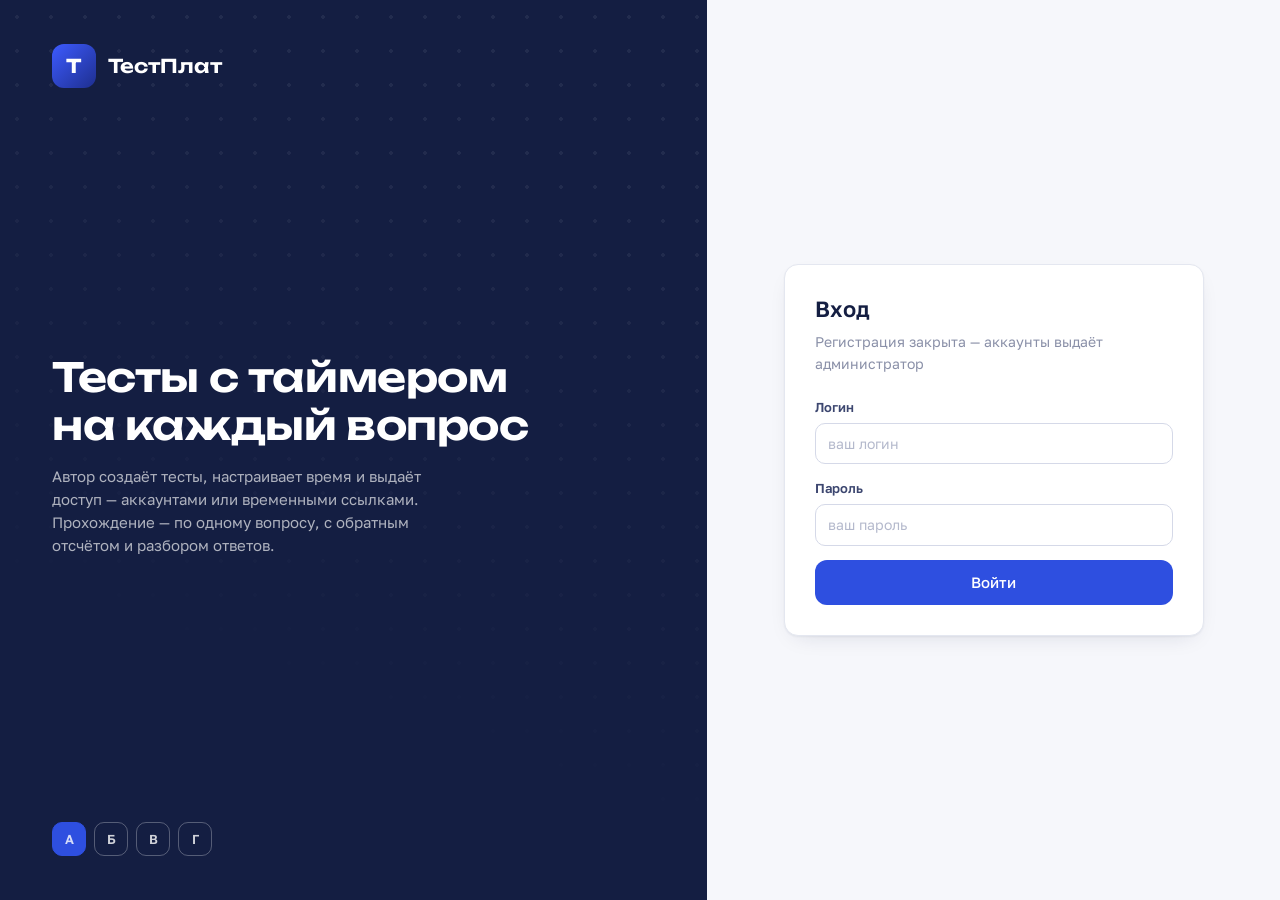
<file: index.html>
<!DOCTYPE html>
<html lang="ru">
<head>
  <meta charset="UTF-8">
  <meta name="viewport" content="width=device-width, initial-scale=1">
  <title>ТестПлат — платформа тестирования</title>
  <link rel="icon" href="data:image/svg+xml,%3Csvg xmlns='http://www.w3.org/2000/svg' viewBox='0 0 32 32'%3E%3Crect width='32' height='32' rx='8' fill='%232E4FE0'/%3E%3Ctext x='16' y='22' font-family='Arial' font-weight='700' font-size='17' fill='white' text-anchor='middle'%3EТ%3C/text%3E%3C/svg%3E">
  <style>
/* cyrillic-ext */
@font-face {
  font-family: 'Golos Text';
  font-style: normal;
  font-weight: 400;
  font-display: swap;
  src: url(/fonts/f1.woff2) format('woff2');
  unicode-range: U+0460-052F, U+1C80-1C8A, U+20B4, U+2DE0-2DFF, U+A640-A69F, U+FE2E-FE2F;
}
/* cyrillic */
@font-face {
  font-family: 'Golos Text';
  font-style: normal;
  font-weight: 400;
  font-display: swap;
  src: url(/fonts/f2.woff2) format('woff2');
  unicode-range: U+0301, U+0400-045F, U+0490-0491, U+04B0-04B1, U+2116;
}
/* latin-ext */
@font-face {
  font-family: 'Golos Text';
  font-style: normal;
  font-weight: 400;
  font-display: swap;
  src: url(/fonts/f3.woff2) format('woff2');
  unicode-range: U+0100-02BA, U+02BD-02C5, U+02C7-02CC, U+02CE-02D7, U+02DD-02FF, U+0304, U+0308, U+0329, U+1D00-1DBF, U+1E00-1E9F, U+1EF2-1EFF, U+2020, U+20A0-20AB, U+20AD-20C4, U+2113, U+2C60-2C7F, U+A720-A7FF;
}
/* latin */
@font-face {
  font-family: 'Golos Text';
  font-style: normal;
  font-weight: 400;
  font-display: swap;
  src: url(/fonts/f4.woff2) format('woff2');
  unicode-range: U+0000-00FF, U+0131, U+0152-0153, U+02BB-02BC, U+02C6, U+02DA, U+02DC, U+0304, U+0308, U+0329, U+2000-206F, U+20AC, U+2122, U+2191, U+2193, U+2212, U+2215, U+FEFF, U+FFFD;
}
/* cyrillic-ext */
@font-face {
  font-family: 'Golos Text';
  font-style: normal;
  font-weight: 500;
  font-display: swap;
  src: url(/fonts/f1.woff2) format('woff2');
  unicode-range: U+0460-052F, U+1C80-1C8A, U+20B4, U+2DE0-2DFF, U+A640-A69F, U+FE2E-FE2F;
}
/* cyrillic */
@font-face {
  font-family: 'Golos Text';
  font-style: normal;
  font-weight: 500;
  font-display: swap;
  src: url(/fonts/f2.woff2) format('woff2');
  unicode-range: U+0301, U+0400-045F, U+0490-0491, U+04B0-04B1, U+2116;
}
/* latin-ext */
@font-face {
  font-family: 'Golos Text';
  font-style: normal;
  font-weight: 500;
  font-display: swap;
  src: url(/fonts/f3.woff2) format('woff2');
  unicode-range: U+0100-02BA, U+02BD-02C5, U+02C7-02CC, U+02CE-02D7, U+02DD-02FF, U+0304, U+0308, U+0329, U+1D00-1DBF, U+1E00-1E9F, U+1EF2-1EFF, U+2020, U+20A0-20AB, U+20AD-20C4, U+2113, U+2C60-2C7F, U+A720-A7FF;
}
/* latin */
@font-face {
  font-family: 'Golos Text';
  font-style: normal;
  font-weight: 500;
  font-display: swap;
  src: url(/fonts/f4.woff2) format('woff2');
  unicode-range: U+0000-00FF, U+0131, U+0152-0153, U+02BB-02BC, U+02C6, U+02DA, U+02DC, U+0304, U+0308, U+0329, U+2000-206F, U+20AC, U+2122, U+2191, U+2193, U+2212, U+2215, U+FEFF, U+FFFD;
}
/* cyrillic-ext */
@font-face {
  font-family: 'Golos Text';
  font-style: normal;
  font-weight: 600;
  font-display: swap;
  src: url(/fonts/f1.woff2) format('woff2');
  unicode-range: U+0460-052F, U+1C80-1C8A, U+20B4, U+2DE0-2DFF, U+A640-A69F, U+FE2E-FE2F;
}
/* cyrillic */
@font-face {
  font-family: 'Golos Text';
  font-style: normal;
  font-weight: 600;
  font-display: swap;
  src: url(/fonts/f2.woff2) format('woff2');
  unicode-range: U+0301, U+0400-045F, U+0490-0491, U+04B0-04B1, U+2116;
}
/* latin-ext */
@font-face {
  font-family: 'Golos Text';
  font-style: normal;
  font-weight: 600;
  font-display: swap;
  src: url(/fonts/f3.woff2) format('woff2');
  unicode-range: U+0100-02BA, U+02BD-02C5, U+02C7-02CC, U+02CE-02D7, U+02DD-02FF, U+0304, U+0308, U+0329, U+1D00-1DBF, U+1E00-1E9F, U+1EF2-1EFF, U+2020, U+20A0-20AB, U+20AD-20C4, U+2113, U+2C60-2C7F, U+A720-A7FF;
}
/* latin */
@font-face {
  font-family: 'Golos Text';
  font-style: normal;
  font-weight: 600;
  font-display: swap;
  src: url(/fonts/f4.woff2) format('woff2');
  unicode-range: U+0000-00FF, U+0131, U+0152-0153, U+02BB-02BC, U+02C6, U+02DA, U+02DC, U+0304, U+0308, U+0329, U+2000-206F, U+20AC, U+2122, U+2191, U+2193, U+2212, U+2215, U+FEFF, U+FFFD;
}
/* cyrillic-ext */
@font-face {
  font-family: 'Golos Text';
  font-style: normal;
  font-weight: 700;
  font-display: swap;
  src: url(/fonts/f1.woff2) format('woff2');
  unicode-range: U+0460-052F, U+1C80-1C8A, U+20B4, U+2DE0-2DFF, U+A640-A69F, U+FE2E-FE2F;
}
/* cyrillic */
@font-face {
  font-family: 'Golos Text';
  font-style: normal;
  font-weight: 700;
  font-display: swap;
  src: url(/fonts/f2.woff2) format('woff2');
  unicode-range: U+0301, U+0400-045F, U+0490-0491, U+04B0-04B1, U+2116;
}
/* latin-ext */
@font-face {
  font-family: 'Golos Text';
  font-style: normal;
  font-weight: 700;
  font-display: swap;
  src: url(/fonts/f3.woff2) format('woff2');
  unicode-range: U+0100-02BA, U+02BD-02C5, U+02C7-02CC, U+02CE-02D7, U+02DD-02FF, U+0304, U+0308, U+0329, U+1D00-1DBF, U+1E00-1E9F, U+1EF2-1EFF, U+2020, U+20A0-20AB, U+20AD-20C4, U+2113, U+2C60-2C7F, U+A720-A7FF;
}
/* latin */
@font-face {
  font-family: 'Golos Text';
  font-style: normal;
  font-weight: 700;
  font-display: swap;
  src: url(/fonts/f4.woff2) format('woff2');
  unicode-range: U+0000-00FF, U+0131, U+0152-0153, U+02BB-02BC, U+02C6, U+02DA, U+02DC, U+0304, U+0308, U+0329, U+2000-206F, U+20AC, U+2122, U+2191, U+2193, U+2212, U+2215, U+FEFF, U+FFFD;
}
/* cyrillic-ext */
@font-face {
  font-family: 'JetBrains Mono';
  font-style: normal;
  font-weight: 500;
  font-display: swap;
  src: url(/fonts/f5.woff2) format('woff2');
  unicode-range: U+0460-052F, U+1C80-1C8A, U+20B4, U+2DE0-2DFF, U+A640-A69F, U+FE2E-FE2F;
}
/* cyrillic */
@font-face {
  font-family: 'JetBrains Mono';
  font-style: normal;
  font-weight: 500;
  font-display: swap;
  src: url(/fonts/f6.woff2) format('woff2');
  unicode-range: U+0301, U+0400-045F, U+0490-0491, U+04B0-04B1, U+2116;
}
/* greek */
@font-face {
  font-family: 'JetBrains Mono';
  font-style: normal;
  font-weight: 500;
  font-display: swap;
  src: url(/fonts/f7.woff2) format('woff2');
  unicode-range: U+0370-0377, U+037A-037F, U+0384-038A, U+038C, U+038E-03A1, U+03A3-03FF;
}
/* vietnamese */
@font-face {
  font-family: 'JetBrains Mono';
  font-style: normal;
  font-weight: 500;
  font-display: swap;
  src: url(/fonts/f8.woff2) format('woff2');
  unicode-range: U+0102-0103, U+0110-0111, U+0128-0129, U+0168-0169, U+01A0-01A1, U+01AF-01B0, U+0300-0301, U+0303-0304, U+0308-0309, U+0323, U+0329, U+1EA0-1EF9, U+20AB;
}
/* latin-ext */
@font-face {
  font-family: 'JetBrains Mono';
  font-style: normal;
  font-weight: 500;
  font-display: swap;
  src: url(/fonts/f9.woff2) format('woff2');
  unicode-range: U+0100-02BA, U+02BD-02C5, U+02C7-02CC, U+02CE-02D7, U+02DD-02FF, U+0304, U+0308, U+0329, U+1D00-1DBF, U+1E00-1E9F, U+1EF2-1EFF, U+2020, U+20A0-20AB, U+20AD-20C4, U+2113, U+2C60-2C7F, U+A720-A7FF;
}
/* latin */
@font-face {
  font-family: 'JetBrains Mono';
  font-style: normal;
  font-weight: 500;
  font-display: swap;
  src: url(/fonts/f10.woff2) format('woff2');
  unicode-range: U+0000-00FF, U+0131, U+0152-0153, U+02BB-02BC, U+02C6, U+02DA, U+02DC, U+0304, U+0308, U+0329, U+2000-206F, U+20AC, U+2122, U+2191, U+2193, U+2212, U+2215, U+FEFF, U+FFFD;
}
/* cyrillic-ext */
@font-face {
  font-family: 'JetBrains Mono';
  font-style: normal;
  font-weight: 600;
  font-display: swap;
  src: url(/fonts/f5.woff2) format('woff2');
  unicode-range: U+0460-052F, U+1C80-1C8A, U+20B4, U+2DE0-2DFF, U+A640-A69F, U+FE2E-FE2F;
}
/* cyrillic */
@font-face {
  font-family: 'JetBrains Mono';
  font-style: normal;
  font-weight: 600;
  font-display: swap;
  src: url(/fonts/f6.woff2) format('woff2');
  unicode-range: U+0301, U+0400-045F, U+0490-0491, U+04B0-04B1, U+2116;
}
/* greek */
@font-face {
  font-family: 'JetBrains Mono';
  font-style: normal;
  font-weight: 600;
  font-display: swap;
  src: url(/fonts/f7.woff2) format('woff2');
  unicode-range: U+0370-0377, U+037A-037F, U+0384-038A, U+038C, U+038E-03A1, U+03A3-03FF;
}
/* vietnamese */
@font-face {
  font-family: 'JetBrains Mono';
  font-style: normal;
  font-weight: 600;
  font-display: swap;
  src: url(/fonts/f8.woff2) format('woff2');
  unicode-range: U+0102-0103, U+0110-0111, U+0128-0129, U+0168-0169, U+01A0-01A1, U+01AF-01B0, U+0300-0301, U+0303-0304, U+0308-0309, U+0323, U+0329, U+1EA0-1EF9, U+20AB;
}
/* latin-ext */
@font-face {
  font-family: 'JetBrains Mono';
  font-style: normal;
  font-weight: 600;
  font-display: swap;
  src: url(/fonts/f9.woff2) format('woff2');
  unicode-range: U+0100-02BA, U+02BD-02C5, U+02C7-02CC, U+02CE-02D7, U+02DD-02FF, U+0304, U+0308, U+0329, U+1D00-1DBF, U+1E00-1E9F, U+1EF2-1EFF, U+2020, U+20A0-20AB, U+20AD-20C4, U+2113, U+2C60-2C7F, U+A720-A7FF;
}
/* latin */
@font-face {
  font-family: 'JetBrains Mono';
  font-style: normal;
  font-weight: 600;
  font-display: swap;
  src: url(/fonts/f10.woff2) format('woff2');
  unicode-range: U+0000-00FF, U+0131, U+0152-0153, U+02BB-02BC, U+02C6, U+02DA, U+02DC, U+0304, U+0308, U+0329, U+2000-206F, U+20AC, U+2122, U+2191, U+2193, U+2212, U+2215, U+FEFF, U+FFFD;
}
/* cyrillic-ext */
@font-face {
  font-family: 'Unbounded';
  font-style: normal;
  font-weight: 500;
  font-display: swap;
  src: url(/fonts/f11.woff2) format('woff2');
  unicode-range: U+0460-052F, U+1C80-1C8A, U+20B4, U+2DE0-2DFF, U+A640-A69F, U+FE2E-FE2F;
}
/* cyrillic */
@font-face {
  font-family: 'Unbounded';
  font-style: normal;
  font-weight: 500;
  font-display: swap;
  src: url(/fonts/f12.woff2) format('woff2');
  unicode-range: U+0301, U+0400-045F, U+0490-0491, U+04B0-04B1, U+2116;
}
/* vietnamese */
@font-face {
  font-family: 'Unbounded';
  font-style: normal;
  font-weight: 500;
  font-display: swap;
  src: url(/fonts/f13.woff2) format('woff2');
  unicode-range: U+0102-0103, U+0110-0111, U+0128-0129, U+0168-0169, U+01A0-01A1, U+01AF-01B0, U+0300-0301, U+0303-0304, U+0308-0309, U+0323, U+0329, U+1EA0-1EF9, U+20AB;
}
/* latin-ext */
@font-face {
  font-family: 'Unbounded';
  font-style: normal;
  font-weight: 500;
  font-display: swap;
  src: url(/fonts/f14.woff2) format('woff2');
  unicode-range: U+0100-02BA, U+02BD-02C5, U+02C7-02CC, U+02CE-02D7, U+02DD-02FF, U+0304, U+0308, U+0329, U+1D00-1DBF, U+1E00-1E9F, U+1EF2-1EFF, U+2020, U+20A0-20AB, U+20AD-20C4, U+2113, U+2C60-2C7F, U+A720-A7FF;
}
/* latin */
@font-face {
  font-family: 'Unbounded';
  font-style: normal;
  font-weight: 500;
  font-display: swap;
  src: url(/fonts/f15.woff2) format('woff2');
  unicode-range: U+0000-00FF, U+0131, U+0152-0153, U+02BB-02BC, U+02C6, U+02DA, U+02DC, U+0304, U+0308, U+0329, U+2000-206F, U+20AC, U+2122, U+2191, U+2193, U+2212, U+2215, U+FEFF, U+FFFD;
}
/* cyrillic-ext */
@font-face {
  font-family: 'Unbounded';
  font-style: normal;
  font-weight: 600;
  font-display: swap;
  src: url(/fonts/f11.woff2) format('woff2');
  unicode-range: U+0460-052F, U+1C80-1C8A, U+20B4, U+2DE0-2DFF, U+A640-A69F, U+FE2E-FE2F;
}
/* cyrillic */
@font-face {
  font-family: 'Unbounded';
  font-style: normal;
  font-weight: 600;
  font-display: swap;
  src: url(/fonts/f12.woff2) format('woff2');
  unicode-range: U+0301, U+0400-045F, U+0490-0491, U+04B0-04B1, U+2116;
}
/* vietnamese */
@font-face {
  font-family: 'Unbounded';
  font-style: normal;
  font-weight: 600;
  font-display: swap;
  src: url(/fonts/f13.woff2) format('woff2');
  unicode-range: U+0102-0103, U+0110-0111, U+0128-0129, U+0168-0169, U+01A0-01A1, U+01AF-01B0, U+0300-0301, U+0303-0304, U+0308-0309, U+0323, U+0329, U+1EA0-1EF9, U+20AB;
}
/* latin-ext */
@font-face {
  font-family: 'Unbounded';
  font-style: normal;
  font-weight: 600;
  font-display: swap;
  src: url(/fonts/f14.woff2) format('woff2');
  unicode-range: U+0100-02BA, U+02BD-02C5, U+02C7-02CC, U+02CE-02D7, U+02DD-02FF, U+0304, U+0308, U+0329, U+1D00-1DBF, U+1E00-1E9F, U+1EF2-1EFF, U+2020, U+20A0-20AB, U+20AD-20C4, U+2113, U+2C60-2C7F, U+A720-A7FF;
}
/* latin */
@font-face {
  font-family: 'Unbounded';
  font-style: normal;
  font-weight: 600;
  font-display: swap;
  src: url(/fonts/f15.woff2) format('woff2');
  unicode-range: U+0000-00FF, U+0131, U+0152-0153, U+02BB-02BC, U+02C6, U+02DA, U+02DC, U+0304, U+0308, U+0329, U+2000-206F, U+20AC, U+2122, U+2191, U+2193, U+2212, U+2215, U+FEFF, U+FFFD;
}
/* cyrillic-ext */
@font-face {
  font-family: 'Unbounded';
  font-style: normal;
  font-weight: 700;
  font-display: swap;
  src: url(/fonts/f11.woff2) format('woff2');
  unicode-range: U+0460-052F, U+1C80-1C8A, U+20B4, U+2DE0-2DFF, U+A640-A69F, U+FE2E-FE2F;
}
/* cyrillic */
@font-face {
  font-family: 'Unbounded';
  font-style: normal;
  font-weight: 700;
  font-display: swap;
  src: url(/fonts/f12.woff2) format('woff2');
  unicode-range: U+0301, U+0400-045F, U+0490-0491, U+04B0-04B1, U+2116;
}
/* vietnamese */
@font-face {
  font-family: 'Unbounded';
  font-style: normal;
  font-weight: 700;
  font-display: swap;
  src: url(/fonts/f13.woff2) format('woff2');
  unicode-range: U+0102-0103, U+0110-0111, U+0128-0129, U+0168-0169, U+01A0-01A1, U+01AF-01B0, U+0300-0301, U+0303-0304, U+0308-0309, U+0323, U+0329, U+1EA0-1EF9, U+20AB;
}
/* latin-ext */
@font-face {
  font-family: 'Unbounded';
  font-style: normal;
  font-weight: 700;
  font-display: swap;
  src: url(/fonts/f14.woff2) format('woff2');
  unicode-range: U+0100-02BA, U+02BD-02C5, U+02C7-02CC, U+02CE-02D7, U+02DD-02FF, U+0304, U+0308, U+0329, U+1D00-1DBF, U+1E00-1E9F, U+1EF2-1EFF, U+2020, U+20A0-20AB, U+20AD-20C4, U+2113, U+2C60-2C7F, U+A720-A7FF;
}
/* latin */
@font-face {
  font-family: 'Unbounded';
  font-style: normal;
  font-weight: 700;
  font-display: swap;
  src: url(/fonts/f15.woff2) format('woff2');
  unicode-range: U+0000-00FF, U+0131, U+0152-0153, U+02BB-02BC, U+02C6, U+02DA, U+02DC, U+0304, U+0308, U+0329, U+2000-206F, U+20AC, U+2122, U+2191, U+2193, U+2212, U+2215, U+FEFF, U+FFFD;
}

</style>
  <script>window.__API_BASE='https://vadlflfkaf.netlify.app';</script>
<style>
/* ============================================================
   ТестПлат — дизайн-система
   Направление: «экзаменационный бланк»: бумажный фон, чернильные
   поверхности, кобальтовый акцент, варианты-«пузырьки» А/Б/В/Г,
   фирменный элемент — таймер-кольцо, меняющее цвет.
   ============================================================ */

:root {
  --paper: #F6F7FB;
  --card: #FFFFFF;
  --ink: #141E42;
  --ink-2: #3D4770;
  --muted: #8A90A8;
  --line: #E4E7F0;
  --line-2: #D5D9E8;
  --brand: #2E4FE0;
  --brand-dark: #2440BE;
  --brand-soft: #EAEFFF;
  --ok: #1F9D63;
  --ok-bg: #E9F7F0;
  --warn: #C97F12;
  --warn-bg: #FBF3E3;
  --danger: #D64545;
  --danger-bg: #FCEFEF;
  --sidebar: #141E42;
  --sidebar-2: #1D2A57;
  --radius: 14px;
  --radius-s: 10px;
  --shadow: 0 1px 2px rgba(20, 30, 66, .05), 0 8px 24px -12px rgba(20, 30, 66, .18);
  --shadow-lg: 0 24px 64px -24px rgba(20, 30, 66, .38);
  --f-display: 'Unbounded', 'Golos Text', system-ui, sans-serif;
  --f-body: 'Golos Text', system-ui, -apple-system, 'Segoe UI', sans-serif;
  --f-mono: 'JetBrains Mono', ui-monospace, 'Cascadia Mono', Consolas, monospace;
}

* { box-sizing: border-box; }
html, body { margin: 0; padding: 0; }
body {
  font-family: var(--f-body);
  font-size: 15px;
  line-height: 1.55;
  color: var(--ink);
  background: var(--paper);
  -webkit-font-smoothing: antialiased;
}
a { color: var(--brand); text-decoration: none; }
a:hover { text-decoration: underline; }
h1, h2, h3 { margin: 0 0 .4em; line-height: 1.25; }
h1 { font-size: 26px; font-weight: 600; }
h2 { font-size: 19px; font-weight: 600; }
h3 { font-size: 16px; font-weight: 600; }
p { margin: 0 0 .8em; }
:last-child { margin-bottom: 0; }
hr { border: 0; border-top: 1px solid var(--line); margin: 16px 0; }
::selection { background: var(--brand-soft); }

:focus-visible { outline: 2px solid var(--brand); outline-offset: 2px; border-radius: 4px; }
@media (prefers-reduced-motion: reduce) {
  *, *::before, *::after { animation: none !important; transition: none !important; }
}

/* ------------------------------- кнопки ------------------------------- */
.btn {
  display: inline-flex; align-items: center; justify-content: center; gap: 8px;
  font: 500 14px/1 var(--f-body);
  padding: 11px 18px;
  border-radius: var(--radius-s);
  border: 1px solid transparent;
  cursor: pointer;
  background: var(--brand);
  color: #fff;
  transition: background .15s, border-color .15s, color .15s, box-shadow .15s;
  white-space: nowrap;
  user-select: none;
}
.btn:hover { background: var(--brand-dark); }
.btn:active { transform: translateY(1px); }
.btn:disabled { opacity: .5; cursor: not-allowed; }
.btn--ghost { background: transparent; color: var(--ink-2); border-color: var(--line-2); }
.btn--ghost:hover { background: #fff; border-color: var(--ink-2); color: var(--ink); }
.btn--danger { background: transparent; color: var(--danger); border-color: #EDD2D2; }
.btn--danger:hover { background: var(--danger-bg); border-color: var(--danger); }
.btn--soft { background: var(--brand-soft); color: var(--brand); }
.btn--soft:hover { background: #DCE4FF; }
.btn--sm { padding: 7px 12px; font-size: 13px; border-radius: 8px; }
.btn--lg { padding: 14px 26px; font-size: 15px; border-radius: 12px; }
.btn--block { width: 100%; }
.icon-btn {
  display: inline-flex; align-items: center; justify-content: center;
  width: 32px; height: 32px; border-radius: 8px;
  border: 1px solid var(--line); background: #fff; color: var(--muted);
  cursor: pointer; transition: all .15s;
}
.icon-btn:hover { color: var(--ink); border-color: var(--line-2); }
.icon-btn:disabled { opacity: .4; cursor: not-allowed; }
.icon-btn:disabled:hover { color: var(--muted); border-color: var(--line); }
.icon-btn--danger:hover { color: var(--danger); border-color: var(--danger); background: var(--danger-bg); }
.icon-btn svg { width: 16px; height: 16px; }

/* ------------------------------- формы -------------------------------- */
.field { display: flex; flex-direction: column; gap: 6px; margin-bottom: 14px; }
.field > label { font-size: 13px; font-weight: 600; color: var(--ink-2); }
.field .hint { font-size: 12px; color: var(--muted); }
.input, .select, textarea.input {
  font: 400 14px/1.4 var(--f-body);
  color: var(--ink);
  background: #fff;
  border: 1px solid var(--line-2);
  border-radius: var(--radius-s);
  padding: 10px 12px;
  width: 100%;
  transition: border-color .15s, box-shadow .15s;
}
.input:focus, .select:focus, textarea.input:focus {
  outline: none; border-color: var(--brand);
  box-shadow: 0 0 0 3px var(--brand-soft);
}
.input::placeholder { color: #B4B9CC; }
textarea.input { resize: vertical; min-height: 70px; }
.row { display: flex; gap: 12px; }
.row > * { flex: 1; }
.form-error {
  display: none;
  background: var(--danger-bg); color: var(--danger);
  border: 1px solid #F0D3D3;
  border-radius: var(--radius-s);
  padding: 10px 12px; font-size: 13px; margin-bottom: 14px;
}
.form-error.show { display: block; }

/* переключатель */
.switch { display: inline-flex; align-items: center; gap: 10px; cursor: pointer; user-select: none; }
.switch input { position: absolute; opacity: 0; }
.switch .track {
  width: 38px; height: 22px; border-radius: 999px;
  background: var(--line-2); position: relative; transition: background .18s; flex: none;
}
.switch .track::after {
  content: ''; position: absolute; top: 3px; left: 3px;
  width: 16px; height: 16px; border-radius: 50%;
  background: #fff; box-shadow: 0 1px 3px rgba(0,0,0,.25);
  transition: transform .18s;
}
.switch input:checked + .track { background: var(--brand); }
.switch input:checked + .track::after { transform: translateX(16px); }
.switch input:focus-visible + .track { outline: 2px solid var(--brand); outline-offset: 2px; }
.switch .lbl { font-size: 14px; color: var(--ink-2); }

/* радио-«пузырёк» правильного ответа */
.pick { position: absolute; opacity: 0; }
.pick + .bubble {
  width: 26px; height: 26px; border-radius: 50%; flex: none;
  border: 2px solid var(--line-2);
  display: inline-flex; align-items: center; justify-content: center;
  font: 600 11px var(--f-mono); color: transparent;
  cursor: pointer; transition: all .15s; background: #fff;
}
.pick:checked + .bubble { border-color: var(--ok); background: var(--ok); color: #fff; }
.pick:focus-visible + .bubble { outline: 2px solid var(--brand); outline-offset: 2px; }

/* ------------------------------- карточки ------------------------------ */
.panel { background: var(--card); border: 1px solid var(--line); border-radius: var(--radius); box-shadow: var(--shadow); }
.panel__body { padding: 20px; }
.panel__head { display: flex; align-items: center; justify-content: space-between; gap: 12px; padding: 16px 20px; border-bottom: 1px solid var(--line); }
.panel__head h2 { margin: 0; }

.badge {
  display: inline-flex; align-items: center; gap: 5px;
  font: 500 12px/1 var(--f-body);
  padding: 5px 10px; border-radius: 999px;
  background: var(--brand-soft); color: var(--brand);
}
.badge--ok { background: var(--ok-bg); color: var(--ok); }
.badge--danger { background: var(--danger-bg); color: var(--danger); }
.badge--warn { background: var(--warn-bg); color: var(--warn); }
.badge--neutral { background: #EFF1F7; color: var(--ink-2); }

/* ------------------------------- таблицы ------------------------------- */
.table-wrap { overflow-x: auto; }
table.tbl { width: 100%; border-collapse: collapse; font-size: 14px; }
.tbl th {
  text-align: left; font-weight: 600; font-size: 12px; letter-spacing: .04em; text-transform: uppercase;
  color: var(--muted); padding: 10px 14px; border-bottom: 1px solid var(--line);
  white-space: nowrap;
}
.tbl td { padding: 12px 14px; border-bottom: 1px solid var(--line); vertical-align: middle; }
.tbl tr:last-child td { border-bottom: 0; }
.tbl tbody tr { transition: background .1s; }
.tbl tbody tr:hover { background: #FAFBFE; }
.tbl .num { font-family: var(--f-mono); font-size: 13px; }

/* ---------------------------- пустое состояние -------------------------- */
.empty { text-align: center; padding: 48px 24px; color: var(--muted); }
.empty svg { width: 40px; height: 40px; opacity: .4; margin-bottom: 10px; }
.empty b { display: block; color: var(--ink-2); font-size: 15px; margin-bottom: 4px; }
.empty .btn { margin-top: 14px; }

/* ---------------------------- раскладка приложения --------------------- */
.app { display: flex; min-height: 100vh; }
.sidebar {
  width: 248px; flex: none;
  background: var(--sidebar);
  color: rgba(255,255,255,.78);
  display: flex; flex-direction: column;
  padding: 20px 14px;
  position: sticky; top: 0; height: 100vh;
}
.logo { display: flex; align-items: center; gap: 10px; padding: 4px 10px 20px; }
.logo .mark {
  width: 34px; height: 34px; border-radius: 10px;
  background: linear-gradient(135deg, #3D5BFF, #1E2F8F);
  display: grid; place-items: center;
  font: 700 15px var(--f-display); color: #fff;
}
.logo .name { font: 600 15px var(--f-display); color: #fff; letter-spacing: .01em; }
.nav { display: flex; flex-direction: column; gap: 4px; }
.nav a {
  display: flex; align-items: center; gap: 11px;
  padding: 10px 12px; border-radius: var(--radius-s);
  color: rgba(255,255,255,.72); font-size: 14px; font-weight: 500;
  text-decoration: none; transition: all .15s;
}
.nav a svg { width: 18px; height: 18px; flex: none; opacity: .85; }
.nav a:hover { background: var(--sidebar-2); color: #fff; text-decoration: none; }
.nav a.active { background: var(--brand); color: #fff; }
.sidebar__foot { margin-top: auto; border-top: 1px solid rgba(255,255,255,.1); padding-top: 14px; }
.whoami { display: flex; align-items: center; gap: 10px; padding: 4px 8px; }
.whoami .ava {
  width: 34px; height: 34px; border-radius: 50%; flex: none;
  background: rgba(255,255,255,.12); color: #fff;
  display: grid; place-items: center; font-weight: 600; font-size: 14px;
}
.whoami .nm { font-size: 13px; color: #fff; font-weight: 600; overflow: hidden; text-overflow: ellipsis; white-space: nowrap; }
.whoami .rl { font-size: 11px; color: rgba(255,255,255,.55); }
.whoami button {
  margin-left: auto; background: none; border: 0; color: rgba(255,255,255,.55);
  cursor: pointer; padding: 6px; border-radius: 8px; display: flex;
}
.whoami button:hover { color: #fff; background: rgba(255,255,255,.1); }
.whoami button svg { width: 16px; height: 16px; }

.main { flex: 1; min-width: 0; padding: 28px 32px 48px; }
.pagehead { display: flex; align-items: flex-start; justify-content: space-between; gap: 16px; margin-bottom: 22px; flex-wrap: wrap; }
.pagehead .sub { color: var(--muted); font-size: 14px; margin-top: 4px; }

.grid { display: grid; gap: 16px; }
.stats { display: grid; grid-template-columns: repeat(auto-fit, minmax(170px, 1fr)); gap: 16px; margin-bottom: 22px; }
.stat { padding: 18px 20px; }
.stat .v { font: 600 30px/1.1 var(--f-mono); letter-spacing: -.02em; }
.stat .v small { font-size: 18px; color: var(--muted); }
.stat .l { font-size: 13px; color: var(--muted); margin-top: 4px; }

/* карточки тестов у пользователя */
.tests-grid { display: grid; grid-template-columns: repeat(auto-fill, minmax(300px, 1fr)); gap: 16px; }
.test-card { display: flex; flex-direction: column; gap: 12px; padding: 20px; }
.test-card h3 { margin: 0; }
.test-card .desc { color: var(--ink-2); font-size: 14px; flex: 1; }
.meta-row { display: flex; flex-wrap: wrap; gap: 6px; }

/* ------------------------------- модалки ------------------------------- */
.overlay {
  position: fixed; inset: 0; z-index: 50;
  background: rgba(15, 20, 45, .5); backdrop-filter: blur(3px);
  display: flex; align-items: flex-start; justify-content: center;
  padding: 4vh 16px; overflow-y: auto;
  animation: fadeIn .18s ease-out;
}
.modal {
  background: #fff; border-radius: var(--radius);
  box-shadow: var(--shadow-lg);
  width: 100%; max-width: 560px;
  margin-bottom: 4vh;
  animation: slideUp .22s cubic-bezier(.2,.9,.3,1.1);
}
.modal--wide { max-width: 860px; }
.modal__head { display: flex; align-items: center; justify-content: space-between; gap: 12px; padding: 18px 22px; border-bottom: 1px solid var(--line); position: sticky; top: 0; background: #fff; border-radius: var(--radius) var(--radius) 0 0; z-index: 2; }
.modal__head h2 { margin: 0; font-size: 18px; }
.modal__body { padding: 22px; }
.modal__foot { display: flex; justify-content: flex-end; gap: 10px; padding: 16px 22px; border-top: 1px solid var(--line); position: sticky; bottom: 0; background: #fff; border-radius: 0 0 var(--radius) var(--radius); }
@keyframes fadeIn { from { opacity: 0; } }
@keyframes slideUp { from { opacity: 0; transform: translateY(14px); } }

/* ------------------------- редактор теста (админ) ---------------------- */
.qcard { border: 1px solid var(--line); border-radius: var(--radius); padding: 16px; margin-bottom: 14px; background: #FDFDFE; }
.qcard__head { display: flex; align-items: center; gap: 10px; margin-bottom: 12px; }
.qnum {
  width: 30px; height: 30px; border-radius: 50%; flex: none;
  background: var(--ink); color: #fff;
  display: grid; place-items: center; font: 600 13px var(--f-mono);
}
.opt-row { display: flex; align-items: center; gap: 10px; margin-bottom: 8px; }
.opt-row .input { flex: 1; }
.opt-row .del { flex: none; }
.chip-letter {
  width: 30px; height: 30px; border-radius: 9px; flex: none;
  border: 1.5px solid var(--line-2); background: #fff;
  display: grid; place-items: center;
  font: 600 13px var(--f-body); color: var(--ink-2);
}
.hint-correct { font-size: 12px; color: var(--muted); margin: 4px 0 10px 36px; }

/* список выбора доступа */
.pick-list { max-height: 320px; overflow-y: auto; border: 1px solid var(--line); border-radius: var(--radius-s); }
.pick-item { display: flex; align-items: center; gap: 10px; padding: 10px 12px; border-bottom: 1px solid var(--line); cursor: pointer; }
.pick-item:last-child { border-bottom: 0; }
.pick-item:hover { background: #FAFBFE; }
.pick-item .nm { flex: 1; }
.pick-item .nm b { display: block; font-size: 14px; }
.pick-item .nm span { font-size: 12px; color: var(--muted); }
.cbx { width: 18px; height: 18px; accent-color: var(--brand); flex: none; }

/* --------------------------------- тосты ------------------------------- */
#toasts { position: fixed; right: 18px; bottom: 18px; z-index: 100; display: flex; flex-direction: column; gap: 8px; }
.toast {
  background: var(--ink); color: #fff;
  padding: 11px 16px; border-radius: var(--radius-s);
  font-size: 14px; box-shadow: var(--shadow-lg);
  display: flex; align-items: center; gap: 9px;
  animation: toastIn .25s cubic-bezier(.2,.9,.3,1.1);
  max-width: 360px;
}
.toast--ok::before, .toast--err::before {
  content: ''; width: 8px; height: 8px; border-radius: 50%; flex: none;
}
.toast--ok::before { background: #3DDC97; }
.toast--err::before { background: #FF7A7A; }
@keyframes toastIn { from { opacity: 0; transform: translateY(8px); } }

/* =========================== экран входа ================================ */
.auth { display: flex; min-height: 100vh; }
.auth__side {
  flex: 1.15; background: var(--sidebar); color: #fff;
  position: relative; overflow: hidden;
  display: flex; flex-direction: column; justify-content: space-between;
  padding: 44px 52px;
}
.auth__side::before {
  /* мотив бланка: сетка «пузырьков» ответов */
  content: '';
  position: absolute; inset: 0; opacity: .5;
  background-image: radial-gradient(rgba(255,255,255,.14) 1.6px, transparent 1.6px);
  background-size: 34px 34px;
  mask-image: linear-gradient(200deg, rgba(0,0,0,.9) 20%, transparent 75%);
  -webkit-mask-image: linear-gradient(200deg, rgba(0,0,0,.9) 20%, transparent 75%);
}
.auth__side > * { position: relative; }
.auth__brand { display: flex; align-items: center; gap: 12px; }
.auth__brand .mark {
  width: 44px; height: 44px; border-radius: 12px;
  background: linear-gradient(135deg, #3D5BFF, #1E2F8F);
  display: grid; place-items: center;
  font: 700 19px var(--f-display);
}
.auth__brand .name { font: 600 19px var(--f-display); }
.auth__pitch h1 {
  font: 600 clamp(26px, 3.2vw, 40px)/1.2 var(--f-display);
  letter-spacing: -.01em; max-width: 480px;
}
.auth__pitch p { color: rgba(255,255,255,.66); max-width: 420px; font-size: 15px; }
.auth__demo { display: flex; gap: 8px; }
.auth__demo span {
  width: 34px; height: 34px; border-radius: 10px;
  border: 1.5px solid rgba(255,255,255,.28);
  display: grid; place-items: center;
  font: 600 13px var(--f-body); color: rgba(255,255,255,.8);
}
.auth__demo span:first-child { background: var(--brand); border-color: var(--brand); }
.auth__main { flex: 1; display: flex; align-items: center; justify-content: center; padding: 40px 24px; }
.auth__card { width: 100%; max-width: 420px; }
.auth__card .panel__body { padding: 30px; }
.auth__card h1 { font-size: 22px; }
.auth__card .sub { color: var(--muted); font-size: 14px; margin-bottom: 22px; }

/* ========================= прохождение теста ============================ */
.take { max-width: 760px; margin: 0 auto; }
.take__top { display: flex; align-items: center; justify-content: space-between; gap: 16px; margin-bottom: 16px; }
.take__counter { font: 600 13px var(--f-mono); color: var(--ink-2); letter-spacing: .06em; text-transform: uppercase; }
.take__progress { height: 6px; border-radius: 999px; background: var(--line); overflow: hidden; margin-bottom: 20px; }
.take__progress i { display: block; height: 100%; background: var(--brand); border-radius: 999px; transition: width .3s ease; }

.timer { position: relative; width: 76px; height: 76px; flex: none; }
.timer svg { width: 76px; height: 76px; transform: rotate(-90deg); }
.timer .bgc { fill: none; stroke: var(--line); stroke-width: 6; }
.timer .fgc { fill: none; stroke: var(--brand); stroke-width: 6; stroke-linecap: round; transition: stroke-dashoffset .3s linear, stroke .3s; }
.timer .num {
  position: absolute; inset: 0;
  display: grid; place-items: center;
  font: 600 17px var(--f-mono); letter-spacing: -.03em;
}
.timer--warn .fgc { stroke: var(--warn); }
.timer--warn .num { color: var(--warn); }
.timer--danger .fgc { stroke: var(--danger); }
.timer--danger .num { color: var(--danger); animation: pulse 1s infinite; }
@keyframes pulse { 50% { opacity: .45; } }

.qcard__take { padding: 30px; }
.qcard__take .qtext { font-size: 20px; font-weight: 600; line-height: 1.45; margin: 14px 0 24px; }
.opts { display: flex; flex-direction: column; gap: 10px; }
.opt {
  display: flex; align-items: center; gap: 14px;
  border: 1.5px solid var(--line-2); border-radius: 12px;
  background: #fff; padding: 14px 16px;
  cursor: pointer; text-align: left;
  font: 400 15px var(--f-body); color: var(--ink);
  transition: border-color .13s, background .13s, transform .06s;
}
.opt:hover { border-color: var(--brand); }
.opt:active { transform: scale(.997); }
.opt .bub {
  width: 34px; height: 34px; border-radius: 10px; flex: none;
  border: 1.5px solid var(--line-2);
  display: grid; place-items: center;
  font: 600 14px var(--f-body); color: var(--ink-2);
  transition: inherit;
}
.opt.selected { border-color: var(--brand); background: var(--brand-soft); }
.opt.selected .bub { background: var(--brand); border-color: var(--brand); color: #fff; }
/* подсказка «можно несколько ответов» */
.qhint { display: inline-flex; align-items: center; gap: 6px; font: 600 12px var(--f-body); color: var(--brand); background: var(--brand-soft); border-radius: 999px; padding: 5px 12px; margin-bottom: 12px; }
.qhint::before { content: ''; width: 6px; height: 6px; border-radius: 50%; background: var(--brand); }
.qhint[hidden] { display: none; }
.take__foot { display: flex; justify-content: space-between; align-items: center; gap: 12px; margin-top: 22px; }
.take__skip { color: var(--muted); font-size: 13px; }

/* полноэкранное прохождение: варианты ответов сеткой */
.opts--grid { display: grid; grid-template-columns: repeat(2, minmax(0, 1fr)); gap: 12px; }
@media (max-width: 760px) { .opts--grid { grid-template-columns: 1fr; } }

/* полноэкранное прохождение по ссылке (join) */
body.taking .join { display: block; padding: 0; }
body.taking .join .panel { max-width: none; width: 100%; border: 0; border-radius: 0; box-shadow: none; }
.take-shell { display: flex; flex-direction: column; min-height: 100vh; }
.take-shell__head { border-bottom: 1px solid var(--line); }
.take-shell__head .take__progress { margin: 0; border-radius: 0; }
.take-shell__wrap { width: 100%; max-width: 1080px; margin: 0 auto; }
.take-shell__top { display: flex; align-items: center; justify-content: space-between; gap: 16px; padding: 16px 28px; }
.take-shell__body { flex: 1; display: flex; flex-direction: column; }
.take-shell__main { flex: 1; display: flex; flex-direction: column; padding: 34px 28px 30px; }
.take-shell__main .qtext { font-size: 22px; font-weight: 600; line-height: 1.5; margin: 0 0 26px; }
.take-shell__main .take__foot { margin-top: auto; padding-top: 30px; }
.take-shell__main .opt { padding: 17px 18px; }

/* полноэкранное прохождение в кабинете */
.take--full { max-width: none; min-height: calc(100vh - 76px); display: flex; flex-direction: column; }
.take--full .qcard__take { flex: 1; display: flex; flex-direction: column; }
.take--full .qcard__take .qtext { font-size: 22px; }
.take--full .take__foot { margin-top: auto; }
.take--full .opt { padding: 17px 18px; }

/* ------------------------------- результат ----------------------------- */
.result-hero { text-align: center; padding: 36px 20px 28px; }
.score-ring { position: relative; width: 168px; height: 168px; margin: 0 auto 18px; }
.score-ring svg { width: 168px; height: 168px; transform: rotate(-90deg); }
.score-ring .bgc { fill: none; stroke: var(--line); stroke-width: 10; }
.score-ring .fgc { fill: none; stroke-width: 10; stroke-linecap: round; }
.score-ring .val {
  position: absolute; inset: 0;
  display: flex; align-items: center; justify-content: center;
  font: 600 44px/1 var(--f-mono); letter-spacing: -.04em;
}
.score-ring .val small {
  font-size: 18px; line-height: 1; color: var(--muted); font-family: var(--f-mono);
  transform: translateY(10px);
}
.result-hero .verdict { font: 600 15px var(--f-body); }
.result-hero .detail { color: var(--muted); font-size: 14px; margin-top: 6px; }

.review-item { border: 1px solid var(--line); border-radius: var(--radius-s); padding: 14px 16px; margin-bottom: 10px; background: #fff; }
.review-item.ok { border-color: #BCE5D2; background: var(--ok-bg); }
.review-item.bad { border-color: #F0D3D3; background: var(--danger-bg); }
.review-item .rhead { display: flex; gap: 10px; align-items: baseline; }
.review-item .mark { font: 700 13px var(--f-mono); flex: none; }
.review-item.ok .mark { color: var(--ok); }
.review-item.bad .mark { color: var(--danger); }
.review-item .q { font-weight: 600; font-size: 14px; }
.review-item .answers { margin-top: 8px; font-size: 13.5px; display: flex; flex-direction: column; gap: 3px; }
.review-item .answers .rowline { display: flex; gap: 8px; align-items: baseline; }
.review-item .answers .tag { font: 600 11px var(--f-body); border-radius: 6px; padding: 2px 7px; flex: none; }
.tag--chosen { background: rgba(214,69,69,.14); color: var(--danger); }
.tag--correct { background: rgba(31,157,99,.14); color: var(--ok); }
.tag--missed { background: #EFF1F7; color: var(--ink-2); }
.tag--partial { background: var(--warn-bg); color: var(--warn); }

/* ------------------------------ адаптив -------------------------------- */
@media (max-width: 960px) {
  .app { flex-direction: column; }
  .sidebar { width: 100%; height: auto; position: static; flex-direction: row; align-items: center; gap: 10px; padding: 10px 14px; flex-wrap: wrap; }
  .logo { padding: 0 6px 0 0; }
  .sidebar .nav { flex-direction: row; flex-wrap: wrap; }
  .nav a { padding: 8px 10px; }
  .nav a svg { display: none; }
  .sidebar__foot { margin: 0 0 0 auto; border: 0; padding: 0; display: flex; align-items: center; gap: 8px; }
  .whoami .ava { width: 30px; height: 30px; }
  .whoami .info { display: none; }
  .main { padding: 20px 16px 40px; }
  .auth { flex-direction: column; }
  .auth__side { padding: 28px; min-height: 220px; }
  .auth__demo { display: none; }
  .row { flex-direction: column; }
  .take--full { min-height: 0; }
}
@media (max-width: 560px) {
  .opts .opt { padding: 12px; }
  .qcard__take { padding: 20px; }
  .take__top { gap: 10px; }
  .take-shell__top { padding: 14px 16px; }
  .take-shell__main { padding: 22px 16px 20px; }
}

/* ------------------------- картинки в тестах --------------------------- */
.qimg { margin: 0 0 18px; }
.qimg[hidden] { display: none; }
.qimg img { max-width: 100%; max-height: 320px; border-radius: 10px; border: 1px solid var(--line); background: #fff; }
.opt__body { flex: 1; min-width: 0; display: flex; flex-direction: column; gap: 10px; align-items: flex-start; }
.opt--img { align-items: flex-start; }
.opt__img { max-width: 100%; max-height: 190px; border-radius: 8px; border: 1px solid var(--line); object-fit: contain; background: #fff; }
.qmedia { margin: 0 0 12px 40px; display: flex; align-items: center; gap: 10px; flex-wrap: wrap; }
.img-prev { position: relative; display: inline-block; }
.img-prev img { display: block; max-width: 240px; max-height: 140px; border-radius: 10px; border: 1px solid var(--line); object-fit: contain; background: #fff; }
.img-prev .icon-btn { position: absolute; top: -9px; right: -9px; width: 26px; height: 26px; border-radius: 50%; background: #fff; box-shadow: 0 2px 8px rgba(16, 24, 40, .16); }
.opt-row .oimg-add { flex: none; }
.oimg-thumb { position: relative; flex: none; width: 40px; height: 40px; }
.oimg-thumb img { width: 100%; height: 100%; object-fit: cover; border-radius: 8px; border: 1px solid var(--line); display: block; background: #fff; }
.oimg-thumb .oimg-del { position: absolute; top: -7px; right: -7px; width: 18px; height: 18px; padding: 0; border-radius: 50%; border: 1px solid var(--line); background: #fff; color: var(--ink-2); font: 700 10px/1 var(--f-body); cursor: pointer; display: grid; place-items: center; }
.oimg-thumb .oimg-del:hover { color: var(--danger); border-color: var(--danger); }
.rimg img { max-height: 150px; max-width: 100%; border-radius: 8px; border: 1px solid var(--line); margin-top: 8px; }
.rthumb { height: 34px; border-radius: 6px; border: 1px solid var(--line); }

/* ---------------- итог: проценты крупно и только ошибки ---------------- */
.finish-wrap { margin: auto 0; }
.score-ring--lg { width: 214px; height: 214px; margin-bottom: 24px; }
.score-ring--lg svg { width: 214px; height: 214px; }
.score-ring--lg .val { font-size: 58px; }
.score-ring--lg .val small { font-size: 23px; transform: translateY(13px); }
.mistakes { width: 100%; max-width: 760px; margin: 30px auto 8px; }
.mistakes__head { display: flex; align-items: center; gap: 10px; font: 600 16px var(--f-body); margin-bottom: 14px; }
.mistakes-none {
  display: flex; align-items: center; justify-content: center; gap: 8px;
  padding: 20px; border: 1px solid #BCE5D2; background: var(--ok-bg); color: var(--ok);
  font: 600 14.5px var(--f-body); border-radius: var(--radius-s);
}

</style>
</head>
<body>

<div class="auth">
  <aside class="auth__side">
    <div class="auth__brand">
      <div class="mark">Т</div>
      <div class="name">ТестПлат</div>
    </div>
    <div class="auth__pitch">
      <h1>Тесты с таймером на каждый вопрос</h1>
      <p>Автор создаёт тесты, настраивает время и выдаёт доступ — аккаунтами или временными ссылками. Прохождение — по одному вопросу, с обратным отсчётом и разбором ответов.</p>
    </div>
    <div class="auth__demo" aria-hidden="true">
      <span>А</span><span>Б</span><span>В</span><span>Г</span>
    </div>
  </aside>

  <main class="auth__main">
    <div class="auth__card">
      <div id="formBox" class="panel">
        <div class="panel__body">
          <h1>Вход</h1>
          <p class="sub">Регистрация закрыта — аккаунты выдаёт администратор</p>
          <div class="form-error" id="formError" role="alert"></div>
          <form id="authForm" novalidate autocomplete="off">
            <div class="field">
              <label for="f_login">Логин</label>
              <input class="input" id="f_login" type="text" placeholder="ваш логин" autocomplete="off" autocapitalize="off" spellcheck="false">
            </div>
            <div class="field">
              <label for="f_pass">Пароль</label>
              <input class="input" id="f_pass" type="password" placeholder="ваш пароль" autocomplete="off">
            </div>
            <button class="btn btn--lg btn--block" id="submitBtn" type="submit">Войти</button>
          </form>
        </div>
      </div>
    </div>
  </main>
</div>

<script>
'use strict';
/* Общие хелперы: API-обёртка, тосты, форматирование, разбор результатов */

/* адрес сервера: на основном сайте пусто (тот же домен), на зеркалах —
   основной бэкенд, куда уходят все запросы */
const API_BASE = window.__API_BASE || '';

async function api(path, opts = {}) {
  /* сетевые сбои повторяем: GET — 3 попытки, остальные — 2; ошибки самого
     сервера (4xx/5xx) не повторяем. У каждой попытки лимит времени: если
     ответ не приходит (сеть «подвисла»), запрос прерывается и повторяется —
     страница никогда не висит бесконечно. На старых браузерах без
     AbortController работает без лимита, но не падает. */
  const maxTries = (opts.method || 'GET') === 'GET' ? 3 : 2;
  let res = null;
  for (let attempt = 0; attempt < maxTries; attempt++) {
    const canAbort = typeof AbortController === 'function';
    const ctrl = canAbort ? new AbortController() : null;
    const timer = canAbort ? setTimeout(() => ctrl.abort(), 12000) : null;
    try {
      res = await fetch(API_BASE + path, {
        method: opts.method || 'GET',
        headers: opts.body ? { 'Content-Type': 'application/json' } : undefined,
        body: opts.body ? JSON.stringify(opts.body) : undefined,
        credentials: API_BASE ? 'include' : 'same-origin',
        ...(ctrl ? { signal: ctrl.signal } : {})
      });
      if (timer) clearTimeout(timer);
      break;
    } catch (e) {
      if (timer) clearTimeout(timer);
      if (attempt < maxTries - 1) await new Promise(r => setTimeout(r, 1200));
    }
  }
  if (!res) throw new Error('Сервер не отвечает. Проверьте интернет и попробуйте ещё раз.');
  let data = null;
  try { data = await res.json(); } catch { /* пусто */ }
  if (!res.ok) {
    const e = new Error((data && data.error) || `Ошибка ${res.status}`);
    e.status = res.status;
    throw e;
  }
  return data;
}

function esc(s) {
  return String(s ?? '').replace(/[&<>"']/g, c => ({ '&': '&amp;', '<': '&lt;', '>': '&gt;', '"': '&quot;', "'": '&#39;' }[c]));
}

function toast(msg, type = 'ok') {
  let box = document.getElementById('toasts');
  if (!box) { box = document.createElement('div'); box.id = 'toasts'; document.body.appendChild(box); }
  const t = document.createElement('div');
  t.className = `toast toast--${type}`;
  t.textContent = msg;
  box.appendChild(t);
  setTimeout(() => { t.style.opacity = '0'; t.style.transition = 'opacity .3s'; }, 3200);
  setTimeout(() => t.remove(), 3600);
}

function fmtDate(ts) {
  if (!ts) return '—';
  const d = new Date(ts);
  const p = n => String(n).padStart(2, '0');
  return `${p(d.getDate())}.${p(d.getMonth() + 1)}.${d.getFullYear()} ${p(d.getHours())}:${p(d.getMinutes())}`;
}

function fmtTimeLeft(sec) {
  const m = Math.floor(sec / 60), s = sec % 60;
  return s < 10 ? `${m}:0${s}` : `${m}:${s}`;
}

function plural(n, one, few, many) {
  const m10 = n % 10, m100 = n % 100;
  if (m10 === 1 && m100 !== 11) return one;
  if (m10 >= 2 && m10 <= 4 && (m100 < 12 || m100 > 14)) return few;
  return many;
}

const LETTERS = ['А', 'Б', 'В', 'Г', 'Д', 'Е', 'Ж', 'З'];

/* модальное окно; content — HTML строки; возвращает элемент .modal */
function openModal(contentHTML, { wide = false } = {}) {
  const ov = document.createElement('div');
  ov.className = 'overlay';
  ov.innerHTML = `<div class="modal${wide ? ' modal--wide' : ''}">${contentHTML}</div>`;
  document.body.appendChild(ov);
  const close = () => ov.remove();
  ov.addEventListener('mousedown', e => { if (e.target === ov) close(); });
  document.addEventListener('keydown', function onEsc(e) {
    if (e.key === 'Escape') { close(); document.removeEventListener('keydown', onEsc); }
  });
  ov.querySelectorAll('[data-close]').forEach(b => b.addEventListener('click', close));
  return ov.querySelector('.modal');
}

/* балл может быть дробным (частичный зачёт) — красивый вывод */
function fmtScore(s) {
  const v = Math.round((Number(s) || 0) * 100) / 100;
  return Number.isInteger(v) ? String(v) : String(v).replace(/0$/, '');
}

/* разбор попытки: список вопросов с верным/неверным ответом (поддерживает несколько ответов и картинки) */
function renderReview(review, container) {
  container.innerHTML = review.map(r => {
    const norm = v => Array.isArray(v) ? v : (v === null || v === undefined ? [] : [v]);
    const chosen = norm(r.chosen);
    const correct = norm(r.correct);
    const optImg = ci => {
      const im = (r.optionImages || [])[ci];
      return im ? `<img class="rthumb" src="${esc(im)}" alt="">` : '';
    };
    const chosenLines = chosen.length
      ? chosen.map(ci => `<div class="rowline"><span class="tag tag--chosen">ваш ответ</span><span>${LETTERS[ci]}. ${esc(r.options[ci])}</span>${optImg(ci)}</div>`).join('')
      : `<div class="rowline"><span class="tag tag--missed">нет ответа</span></div>`;
    const correctLines = correct.map(ci => `<div class="rowline"><span class="tag tag--correct">верный ответ</span><span>${LETTERS[ci]}. ${esc(r.options[ci])}</span>${optImg(ci)}</div>`).join('');
    const partialBadge = (!r.ok && r.frac > 0)
      ? `<span class="tag tag--partial">частичный зачёт: ${r.frac}% вопроса</span>`
      : '';
    return `<div class="review-item ${r.ok ? 'ok' : 'bad'}">
      <div class="rhead"><span class="mark">${r.ok ? '✓' : '✕'}</span><span class="q">${esc(r.text)}</span>${partialBadge}</div>
      ${r.image ? `<div class="rimg"><img src="${esc(r.image)}" alt=""></div>` : ''}
      <div class="answers">${chosenLines}${correctLines}</div>
    </div>`;
  }).join('');
}

/* итог попытки: показываем только неверные вопросы, верные не отвлекают */
function renderMistakes(review, container) {
  const wrong = review.filter(r => !r.ok);
  if (!wrong.length) {
    container.innerHTML = '<div class="mistakes-none"><span>✓</span>Все ответы верные — ошибок нет</div>';
    return;
  }
  container.innerHTML = `
    <div class="mistakes__head">Что неверно <span class="badge badge--danger">${wrong.length}</span></div>
    <div class="mistakes__list"></div>`;
  renderReview(wrong, container.querySelector('.mistakes__list'));
}

/* иконки */
const ICONS = {
  grid: '<svg viewBox="0 0 24 24" fill="none" stroke="currentColor" stroke-width="2" stroke-linecap="round" stroke-linejoin="round"><rect x="3" y="3" width="7" height="7" rx="1.5"/><rect x="14" y="3" width="7" height="7" rx="1.5"/><rect x="3" y="14" width="7" height="7" rx="1.5"/><rect x="14" y="14" width="7" height="7" rx="1.5"/></svg>',
  doc: '<svg viewBox="0 0 24 24" fill="none" stroke="currentColor" stroke-width="2" stroke-linecap="round" stroke-linejoin="round"><path d="M14 2H6a2 2 0 0 0-2 2v16a2 2 0 0 0 2 2h12a2 2 0 0 0 2-2V8z"/><path d="M14 2v6h6"/><path d="M9 13h6M9 17h6"/></svg>',
  img: '<svg viewBox="0 0 24 24" fill="none" stroke="currentColor" stroke-width="2" stroke-linecap="round" stroke-linejoin="round"><rect x="3" y="3" width="18" height="18" rx="2"/><circle cx="8.5" cy="8.5" r="1.5"/><path d="M21 15l-5-5L5 21"/></svg>',
  users: '<svg viewBox="0 0 24 24" fill="none" stroke="currentColor" stroke-width="2" stroke-linecap="round" stroke-linejoin="round"><path d="M17 21v-2a4 4 0 0 0-4-4H5a4 4 0 0 0-4 4v2"/><circle cx="9" cy="7" r="4"/><path d="M23 21v-2a4 4 0 0 0-3-3.87"/><path d="M16 3.13a4 4 0 0 1 0 7.75"/></svg>',
  chart: '<svg viewBox="0 0 24 24" fill="none" stroke="currentColor" stroke-width="2" stroke-linecap="round" stroke-linejoin="round"><path d="M3 3v18h18"/><path d="M7 15v3M12 10v8M17 6v12"/></svg>',
  logout: '<svg viewBox="0 0 24 24" fill="none" stroke="currentColor" stroke-width="2" stroke-linecap="round" stroke-linejoin="round"><path d="M9 21H5a2 2 0 0 1-2-2V5a2 2 0 0 1 2-2h4"/><path d="M16 17l5-5-5-5"/><path d="M21 12H9"/></svg>',
  plus: '<svg viewBox="0 0 24 24" fill="none" stroke="currentColor" stroke-width="2.4" stroke-linecap="round"><path d="M12 5v14M5 12h14"/></svg>',
  x: '<svg viewBox="0 0 24 24" fill="none" stroke="currentColor" stroke-width="2" stroke-linecap="round"><path d="M18 6L6 18M6 6l12 12"/></svg>',
  trash: '<svg viewBox="0 0 24 24" fill="none" stroke="currentColor" stroke-width="2" stroke-linecap="round" stroke-linejoin="round"><path d="M3 6h18"/><path d="M8 6V4a2 2 0 0 1 2-2h4a2 2 0 0 1 2 2v2"/><path d="M19 6l-1 14a2 2 0 0 1-2 2H8a2 2 0 0 1-2-2L5 6"/></svg>',
  edit: '<svg viewBox="0 0 24 24" fill="none" stroke="currentColor" stroke-width="2" stroke-linecap="round" stroke-linejoin="round"><path d="M11 4H4a2 2 0 0 0-2 2v14a2 2 0 0 0 2 2h14a2 2 0 0 0 2-2v-7"/><path d="M18.5 2.5a2.12 2.12 0 0 1 3 3L12 15l-4 1 1-4z"/></svg>',
  key: '<svg viewBox="0 0 24 24" fill="none" stroke="currentColor" stroke-width="2" stroke-linecap="round" stroke-linejoin="round"><path d="M21 2l-2 2m-7.6 7.6a5.5 5.5 0 1 1-7.78 7.78 5.5 5.5 0 0 1 7.78-7.78zm0 0L15.5 7.5m0 0l3 3L22 7l-3-3"/></svg>',
  clock: '<svg viewBox="0 0 24 24" fill="none" stroke="currentColor" stroke-width="2" stroke-linecap="round" stroke-linejoin="round"><circle cx="12" cy="12" r="9"/><path d="M12 7v5l3 3"/></svg>',
  link: '<svg viewBox="0 0 24 24" fill="none" stroke="currentColor" stroke-width="2" stroke-linecap="round" stroke-linejoin="round"><path d="M10 13a5 5 0 0 0 7.54.54l3-3a5 5 0 0 0-7.07-7.07l-1.72 1.71"/><path d="M14 11a5 5 0 0 0-7.54-.54l-3 3a5 5 0 0 0 7.07 7.07l1.71-1.71"/></svg>'
};

</script>
<script>
'use strict';
document.getElementById('authForm').addEventListener('submit', async e => {
  e.preventDefault();
  const errBox = document.getElementById('formError');
  errBox.classList.remove('show');
  const btn = document.getElementById('submitBtn');
  btn.disabled = true;
  try {
    const res = await api('/api/login', {
      method: 'POST',
      body: {
        login: document.getElementById('f_login').value.trim(),
        password: document.getElementById('f_pass').value
      }
    });
    location.href = res.redirect;
  } catch (ex) {
    errBox.textContent = ex.message;
    errBox.classList.add('show');
    btn.disabled = false;
  }
});

/* уже вошедших сразу отправляем куда надо */
api('/api/state').then(st => {
  if (st.user) location.href = st.user.role === 'admin' ? '/admin' : '/app';
}).catch(() => {});
</script>
</body>
</html>
</file>
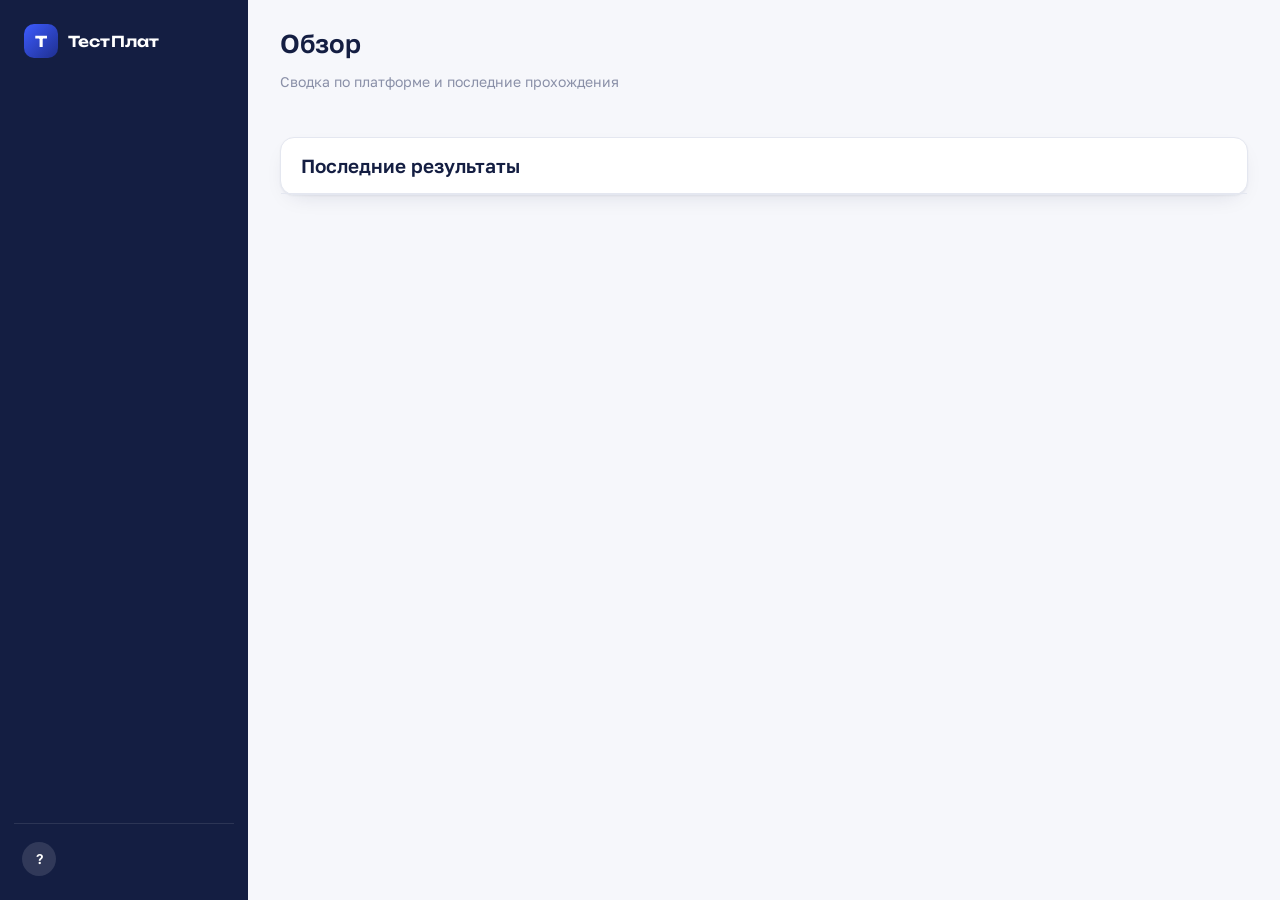
<file: admin.html>
<!DOCTYPE html>
<html lang="ru">
<head>
  <meta charset="UTF-8">
  <meta name="viewport" content="width=device-width, initial-scale=1">
  <title>Панель управления — ТестПлат</title>
  <link rel="icon" href="data:image/svg+xml,%3Csvg xmlns='http://www.w3.org/2000/svg' viewBox='0 0 32 32'%3E%3Crect width='32' height='32' rx='8' fill='%232E4FE0'/%3E%3Ctext x='16' y='22' font-family='Arial' font-weight='700' font-size='17' fill='white' text-anchor='middle'%3EТ%3C/text%3E%3C/svg%3E">
  <style>
/* cyrillic-ext */
@font-face {
  font-family: 'Golos Text';
  font-style: normal;
  font-weight: 400;
  font-display: swap;
  src: url(/fonts/f1.woff2) format('woff2');
  unicode-range: U+0460-052F, U+1C80-1C8A, U+20B4, U+2DE0-2DFF, U+A640-A69F, U+FE2E-FE2F;
}
/* cyrillic */
@font-face {
  font-family: 'Golos Text';
  font-style: normal;
  font-weight: 400;
  font-display: swap;
  src: url(/fonts/f2.woff2) format('woff2');
  unicode-range: U+0301, U+0400-045F, U+0490-0491, U+04B0-04B1, U+2116;
}
/* latin-ext */
@font-face {
  font-family: 'Golos Text';
  font-style: normal;
  font-weight: 400;
  font-display: swap;
  src: url(/fonts/f3.woff2) format('woff2');
  unicode-range: U+0100-02BA, U+02BD-02C5, U+02C7-02CC, U+02CE-02D7, U+02DD-02FF, U+0304, U+0308, U+0329, U+1D00-1DBF, U+1E00-1E9F, U+1EF2-1EFF, U+2020, U+20A0-20AB, U+20AD-20C4, U+2113, U+2C60-2C7F, U+A720-A7FF;
}
/* latin */
@font-face {
  font-family: 'Golos Text';
  font-style: normal;
  font-weight: 400;
  font-display: swap;
  src: url(/fonts/f4.woff2) format('woff2');
  unicode-range: U+0000-00FF, U+0131, U+0152-0153, U+02BB-02BC, U+02C6, U+02DA, U+02DC, U+0304, U+0308, U+0329, U+2000-206F, U+20AC, U+2122, U+2191, U+2193, U+2212, U+2215, U+FEFF, U+FFFD;
}
/* cyrillic-ext */
@font-face {
  font-family: 'Golos Text';
  font-style: normal;
  font-weight: 500;
  font-display: swap;
  src: url(/fonts/f1.woff2) format('woff2');
  unicode-range: U+0460-052F, U+1C80-1C8A, U+20B4, U+2DE0-2DFF, U+A640-A69F, U+FE2E-FE2F;
}
/* cyrillic */
@font-face {
  font-family: 'Golos Text';
  font-style: normal;
  font-weight: 500;
  font-display: swap;
  src: url(/fonts/f2.woff2) format('woff2');
  unicode-range: U+0301, U+0400-045F, U+0490-0491, U+04B0-04B1, U+2116;
}
/* latin-ext */
@font-face {
  font-family: 'Golos Text';
  font-style: normal;
  font-weight: 500;
  font-display: swap;
  src: url(/fonts/f3.woff2) format('woff2');
  unicode-range: U+0100-02BA, U+02BD-02C5, U+02C7-02CC, U+02CE-02D7, U+02DD-02FF, U+0304, U+0308, U+0329, U+1D00-1DBF, U+1E00-1E9F, U+1EF2-1EFF, U+2020, U+20A0-20AB, U+20AD-20C4, U+2113, U+2C60-2C7F, U+A720-A7FF;
}
/* latin */
@font-face {
  font-family: 'Golos Text';
  font-style: normal;
  font-weight: 500;
  font-display: swap;
  src: url(/fonts/f4.woff2) format('woff2');
  unicode-range: U+0000-00FF, U+0131, U+0152-0153, U+02BB-02BC, U+02C6, U+02DA, U+02DC, U+0304, U+0308, U+0329, U+2000-206F, U+20AC, U+2122, U+2191, U+2193, U+2212, U+2215, U+FEFF, U+FFFD;
}
/* cyrillic-ext */
@font-face {
  font-family: 'Golos Text';
  font-style: normal;
  font-weight: 600;
  font-display: swap;
  src: url(/fonts/f1.woff2) format('woff2');
  unicode-range: U+0460-052F, U+1C80-1C8A, U+20B4, U+2DE0-2DFF, U+A640-A69F, U+FE2E-FE2F;
}
/* cyrillic */
@font-face {
  font-family: 'Golos Text';
  font-style: normal;
  font-weight: 600;
  font-display: swap;
  src: url(/fonts/f2.woff2) format('woff2');
  unicode-range: U+0301, U+0400-045F, U+0490-0491, U+04B0-04B1, U+2116;
}
/* latin-ext */
@font-face {
  font-family: 'Golos Text';
  font-style: normal;
  font-weight: 600;
  font-display: swap;
  src: url(/fonts/f3.woff2) format('woff2');
  unicode-range: U+0100-02BA, U+02BD-02C5, U+02C7-02CC, U+02CE-02D7, U+02DD-02FF, U+0304, U+0308, U+0329, U+1D00-1DBF, U+1E00-1E9F, U+1EF2-1EFF, U+2020, U+20A0-20AB, U+20AD-20C4, U+2113, U+2C60-2C7F, U+A720-A7FF;
}
/* latin */
@font-face {
  font-family: 'Golos Text';
  font-style: normal;
  font-weight: 600;
  font-display: swap;
  src: url(/fonts/f4.woff2) format('woff2');
  unicode-range: U+0000-00FF, U+0131, U+0152-0153, U+02BB-02BC, U+02C6, U+02DA, U+02DC, U+0304, U+0308, U+0329, U+2000-206F, U+20AC, U+2122, U+2191, U+2193, U+2212, U+2215, U+FEFF, U+FFFD;
}
/* cyrillic-ext */
@font-face {
  font-family: 'Golos Text';
  font-style: normal;
  font-weight: 700;
  font-display: swap;
  src: url(/fonts/f1.woff2) format('woff2');
  unicode-range: U+0460-052F, U+1C80-1C8A, U+20B4, U+2DE0-2DFF, U+A640-A69F, U+FE2E-FE2F;
}
/* cyrillic */
@font-face {
  font-family: 'Golos Text';
  font-style: normal;
  font-weight: 700;
  font-display: swap;
  src: url(/fonts/f2.woff2) format('woff2');
  unicode-range: U+0301, U+0400-045F, U+0490-0491, U+04B0-04B1, U+2116;
}
/* latin-ext */
@font-face {
  font-family: 'Golos Text';
  font-style: normal;
  font-weight: 700;
  font-display: swap;
  src: url(/fonts/f3.woff2) format('woff2');
  unicode-range: U+0100-02BA, U+02BD-02C5, U+02C7-02CC, U+02CE-02D7, U+02DD-02FF, U+0304, U+0308, U+0329, U+1D00-1DBF, U+1E00-1E9F, U+1EF2-1EFF, U+2020, U+20A0-20AB, U+20AD-20C4, U+2113, U+2C60-2C7F, U+A720-A7FF;
}
/* latin */
@font-face {
  font-family: 'Golos Text';
  font-style: normal;
  font-weight: 700;
  font-display: swap;
  src: url(/fonts/f4.woff2) format('woff2');
  unicode-range: U+0000-00FF, U+0131, U+0152-0153, U+02BB-02BC, U+02C6, U+02DA, U+02DC, U+0304, U+0308, U+0329, U+2000-206F, U+20AC, U+2122, U+2191, U+2193, U+2212, U+2215, U+FEFF, U+FFFD;
}
/* cyrillic-ext */
@font-face {
  font-family: 'JetBrains Mono';
  font-style: normal;
  font-weight: 500;
  font-display: swap;
  src: url(/fonts/f5.woff2) format('woff2');
  unicode-range: U+0460-052F, U+1C80-1C8A, U+20B4, U+2DE0-2DFF, U+A640-A69F, U+FE2E-FE2F;
}
/* cyrillic */
@font-face {
  font-family: 'JetBrains Mono';
  font-style: normal;
  font-weight: 500;
  font-display: swap;
  src: url(/fonts/f6.woff2) format('woff2');
  unicode-range: U+0301, U+0400-045F, U+0490-0491, U+04B0-04B1, U+2116;
}
/* greek */
@font-face {
  font-family: 'JetBrains Mono';
  font-style: normal;
  font-weight: 500;
  font-display: swap;
  src: url(/fonts/f7.woff2) format('woff2');
  unicode-range: U+0370-0377, U+037A-037F, U+0384-038A, U+038C, U+038E-03A1, U+03A3-03FF;
}
/* vietnamese */
@font-face {
  font-family: 'JetBrains Mono';
  font-style: normal;
  font-weight: 500;
  font-display: swap;
  src: url(/fonts/f8.woff2) format('woff2');
  unicode-range: U+0102-0103, U+0110-0111, U+0128-0129, U+0168-0169, U+01A0-01A1, U+01AF-01B0, U+0300-0301, U+0303-0304, U+0308-0309, U+0323, U+0329, U+1EA0-1EF9, U+20AB;
}
/* latin-ext */
@font-face {
  font-family: 'JetBrains Mono';
  font-style: normal;
  font-weight: 500;
  font-display: swap;
  src: url(/fonts/f9.woff2) format('woff2');
  unicode-range: U+0100-02BA, U+02BD-02C5, U+02C7-02CC, U+02CE-02D7, U+02DD-02FF, U+0304, U+0308, U+0329, U+1D00-1DBF, U+1E00-1E9F, U+1EF2-1EFF, U+2020, U+20A0-20AB, U+20AD-20C4, U+2113, U+2C60-2C7F, U+A720-A7FF;
}
/* latin */
@font-face {
  font-family: 'JetBrains Mono';
  font-style: normal;
  font-weight: 500;
  font-display: swap;
  src: url(/fonts/f10.woff2) format('woff2');
  unicode-range: U+0000-00FF, U+0131, U+0152-0153, U+02BB-02BC, U+02C6, U+02DA, U+02DC, U+0304, U+0308, U+0329, U+2000-206F, U+20AC, U+2122, U+2191, U+2193, U+2212, U+2215, U+FEFF, U+FFFD;
}
/* cyrillic-ext */
@font-face {
  font-family: 'JetBrains Mono';
  font-style: normal;
  font-weight: 600;
  font-display: swap;
  src: url(/fonts/f5.woff2) format('woff2');
  unicode-range: U+0460-052F, U+1C80-1C8A, U+20B4, U+2DE0-2DFF, U+A640-A69F, U+FE2E-FE2F;
}
/* cyrillic */
@font-face {
  font-family: 'JetBrains Mono';
  font-style: normal;
  font-weight: 600;
  font-display: swap;
  src: url(/fonts/f6.woff2) format('woff2');
  unicode-range: U+0301, U+0400-045F, U+0490-0491, U+04B0-04B1, U+2116;
}
/* greek */
@font-face {
  font-family: 'JetBrains Mono';
  font-style: normal;
  font-weight: 600;
  font-display: swap;
  src: url(/fonts/f7.woff2) format('woff2');
  unicode-range: U+0370-0377, U+037A-037F, U+0384-038A, U+038C, U+038E-03A1, U+03A3-03FF;
}
/* vietnamese */
@font-face {
  font-family: 'JetBrains Mono';
  font-style: normal;
  font-weight: 600;
  font-display: swap;
  src: url(/fonts/f8.woff2) format('woff2');
  unicode-range: U+0102-0103, U+0110-0111, U+0128-0129, U+0168-0169, U+01A0-01A1, U+01AF-01B0, U+0300-0301, U+0303-0304, U+0308-0309, U+0323, U+0329, U+1EA0-1EF9, U+20AB;
}
/* latin-ext */
@font-face {
  font-family: 'JetBrains Mono';
  font-style: normal;
  font-weight: 600;
  font-display: swap;
  src: url(/fonts/f9.woff2) format('woff2');
  unicode-range: U+0100-02BA, U+02BD-02C5, U+02C7-02CC, U+02CE-02D7, U+02DD-02FF, U+0304, U+0308, U+0329, U+1D00-1DBF, U+1E00-1E9F, U+1EF2-1EFF, U+2020, U+20A0-20AB, U+20AD-20C4, U+2113, U+2C60-2C7F, U+A720-A7FF;
}
/* latin */
@font-face {
  font-family: 'JetBrains Mono';
  font-style: normal;
  font-weight: 600;
  font-display: swap;
  src: url(/fonts/f10.woff2) format('woff2');
  unicode-range: U+0000-00FF, U+0131, U+0152-0153, U+02BB-02BC, U+02C6, U+02DA, U+02DC, U+0304, U+0308, U+0329, U+2000-206F, U+20AC, U+2122, U+2191, U+2193, U+2212, U+2215, U+FEFF, U+FFFD;
}
/* cyrillic-ext */
@font-face {
  font-family: 'Unbounded';
  font-style: normal;
  font-weight: 500;
  font-display: swap;
  src: url(/fonts/f11.woff2) format('woff2');
  unicode-range: U+0460-052F, U+1C80-1C8A, U+20B4, U+2DE0-2DFF, U+A640-A69F, U+FE2E-FE2F;
}
/* cyrillic */
@font-face {
  font-family: 'Unbounded';
  font-style: normal;
  font-weight: 500;
  font-display: swap;
  src: url(/fonts/f12.woff2) format('woff2');
  unicode-range: U+0301, U+0400-045F, U+0490-0491, U+04B0-04B1, U+2116;
}
/* vietnamese */
@font-face {
  font-family: 'Unbounded';
  font-style: normal;
  font-weight: 500;
  font-display: swap;
  src: url(/fonts/f13.woff2) format('woff2');
  unicode-range: U+0102-0103, U+0110-0111, U+0128-0129, U+0168-0169, U+01A0-01A1, U+01AF-01B0, U+0300-0301, U+0303-0304, U+0308-0309, U+0323, U+0329, U+1EA0-1EF9, U+20AB;
}
/* latin-ext */
@font-face {
  font-family: 'Unbounded';
  font-style: normal;
  font-weight: 500;
  font-display: swap;
  src: url(/fonts/f14.woff2) format('woff2');
  unicode-range: U+0100-02BA, U+02BD-02C5, U+02C7-02CC, U+02CE-02D7, U+02DD-02FF, U+0304, U+0308, U+0329, U+1D00-1DBF, U+1E00-1E9F, U+1EF2-1EFF, U+2020, U+20A0-20AB, U+20AD-20C4, U+2113, U+2C60-2C7F, U+A720-A7FF;
}
/* latin */
@font-face {
  font-family: 'Unbounded';
  font-style: normal;
  font-weight: 500;
  font-display: swap;
  src: url(/fonts/f15.woff2) format('woff2');
  unicode-range: U+0000-00FF, U+0131, U+0152-0153, U+02BB-02BC, U+02C6, U+02DA, U+02DC, U+0304, U+0308, U+0329, U+2000-206F, U+20AC, U+2122, U+2191, U+2193, U+2212, U+2215, U+FEFF, U+FFFD;
}
/* cyrillic-ext */
@font-face {
  font-family: 'Unbounded';
  font-style: normal;
  font-weight: 600;
  font-display: swap;
  src: url(/fonts/f11.woff2) format('woff2');
  unicode-range: U+0460-052F, U+1C80-1C8A, U+20B4, U+2DE0-2DFF, U+A640-A69F, U+FE2E-FE2F;
}
/* cyrillic */
@font-face {
  font-family: 'Unbounded';
  font-style: normal;
  font-weight: 600;
  font-display: swap;
  src: url(/fonts/f12.woff2) format('woff2');
  unicode-range: U+0301, U+0400-045F, U+0490-0491, U+04B0-04B1, U+2116;
}
/* vietnamese */
@font-face {
  font-family: 'Unbounded';
  font-style: normal;
  font-weight: 600;
  font-display: swap;
  src: url(/fonts/f13.woff2) format('woff2');
  unicode-range: U+0102-0103, U+0110-0111, U+0128-0129, U+0168-0169, U+01A0-01A1, U+01AF-01B0, U+0300-0301, U+0303-0304, U+0308-0309, U+0323, U+0329, U+1EA0-1EF9, U+20AB;
}
/* latin-ext */
@font-face {
  font-family: 'Unbounded';
  font-style: normal;
  font-weight: 600;
  font-display: swap;
  src: url(/fonts/f14.woff2) format('woff2');
  unicode-range: U+0100-02BA, U+02BD-02C5, U+02C7-02CC, U+02CE-02D7, U+02DD-02FF, U+0304, U+0308, U+0329, U+1D00-1DBF, U+1E00-1E9F, U+1EF2-1EFF, U+2020, U+20A0-20AB, U+20AD-20C4, U+2113, U+2C60-2C7F, U+A720-A7FF;
}
/* latin */
@font-face {
  font-family: 'Unbounded';
  font-style: normal;
  font-weight: 600;
  font-display: swap;
  src: url(/fonts/f15.woff2) format('woff2');
  unicode-range: U+0000-00FF, U+0131, U+0152-0153, U+02BB-02BC, U+02C6, U+02DA, U+02DC, U+0304, U+0308, U+0329, U+2000-206F, U+20AC, U+2122, U+2191, U+2193, U+2212, U+2215, U+FEFF, U+FFFD;
}
/* cyrillic-ext */
@font-face {
  font-family: 'Unbounded';
  font-style: normal;
  font-weight: 700;
  font-display: swap;
  src: url(/fonts/f11.woff2) format('woff2');
  unicode-range: U+0460-052F, U+1C80-1C8A, U+20B4, U+2DE0-2DFF, U+A640-A69F, U+FE2E-FE2F;
}
/* cyrillic */
@font-face {
  font-family: 'Unbounded';
  font-style: normal;
  font-weight: 700;
  font-display: swap;
  src: url(/fonts/f12.woff2) format('woff2');
  unicode-range: U+0301, U+0400-045F, U+0490-0491, U+04B0-04B1, U+2116;
}
/* vietnamese */
@font-face {
  font-family: 'Unbounded';
  font-style: normal;
  font-weight: 700;
  font-display: swap;
  src: url(/fonts/f13.woff2) format('woff2');
  unicode-range: U+0102-0103, U+0110-0111, U+0128-0129, U+0168-0169, U+01A0-01A1, U+01AF-01B0, U+0300-0301, U+0303-0304, U+0308-0309, U+0323, U+0329, U+1EA0-1EF9, U+20AB;
}
/* latin-ext */
@font-face {
  font-family: 'Unbounded';
  font-style: normal;
  font-weight: 700;
  font-display: swap;
  src: url(/fonts/f14.woff2) format('woff2');
  unicode-range: U+0100-02BA, U+02BD-02C5, U+02C7-02CC, U+02CE-02D7, U+02DD-02FF, U+0304, U+0308, U+0329, U+1D00-1DBF, U+1E00-1E9F, U+1EF2-1EFF, U+2020, U+20A0-20AB, U+20AD-20C4, U+2113, U+2C60-2C7F, U+A720-A7FF;
}
/* latin */
@font-face {
  font-family: 'Unbounded';
  font-style: normal;
  font-weight: 700;
  font-display: swap;
  src: url(/fonts/f15.woff2) format('woff2');
  unicode-range: U+0000-00FF, U+0131, U+0152-0153, U+02BB-02BC, U+02C6, U+02DA, U+02DC, U+0304, U+0308, U+0329, U+2000-206F, U+20AC, U+2122, U+2191, U+2193, U+2212, U+2215, U+FEFF, U+FFFD;
}

</style>
  <script>window.__API_BASE='https://vadlflfkaf.netlify.app';</script>
<style>
/* ============================================================
   ТестПлат — дизайн-система
   Направление: «экзаменационный бланк»: бумажный фон, чернильные
   поверхности, кобальтовый акцент, варианты-«пузырьки» А/Б/В/Г,
   фирменный элемент — таймер-кольцо, меняющее цвет.
   ============================================================ */

:root {
  --paper: #F6F7FB;
  --card: #FFFFFF;
  --ink: #141E42;
  --ink-2: #3D4770;
  --muted: #8A90A8;
  --line: #E4E7F0;
  --line-2: #D5D9E8;
  --brand: #2E4FE0;
  --brand-dark: #2440BE;
  --brand-soft: #EAEFFF;
  --ok: #1F9D63;
  --ok-bg: #E9F7F0;
  --warn: #C97F12;
  --warn-bg: #FBF3E3;
  --danger: #D64545;
  --danger-bg: #FCEFEF;
  --sidebar: #141E42;
  --sidebar-2: #1D2A57;
  --radius: 14px;
  --radius-s: 10px;
  --shadow: 0 1px 2px rgba(20, 30, 66, .05), 0 8px 24px -12px rgba(20, 30, 66, .18);
  --shadow-lg: 0 24px 64px -24px rgba(20, 30, 66, .38);
  --f-display: 'Unbounded', 'Golos Text', system-ui, sans-serif;
  --f-body: 'Golos Text', system-ui, -apple-system, 'Segoe UI', sans-serif;
  --f-mono: 'JetBrains Mono', ui-monospace, 'Cascadia Mono', Consolas, monospace;
}

* { box-sizing: border-box; }
html, body { margin: 0; padding: 0; }
body {
  font-family: var(--f-body);
  font-size: 15px;
  line-height: 1.55;
  color: var(--ink);
  background: var(--paper);
  -webkit-font-smoothing: antialiased;
}
a { color: var(--brand); text-decoration: none; }
a:hover { text-decoration: underline; }
h1, h2, h3 { margin: 0 0 .4em; line-height: 1.25; }
h1 { font-size: 26px; font-weight: 600; }
h2 { font-size: 19px; font-weight: 600; }
h3 { font-size: 16px; font-weight: 600; }
p { margin: 0 0 .8em; }
:last-child { margin-bottom: 0; }
hr { border: 0; border-top: 1px solid var(--line); margin: 16px 0; }
::selection { background: var(--brand-soft); }

:focus-visible { outline: 2px solid var(--brand); outline-offset: 2px; border-radius: 4px; }
@media (prefers-reduced-motion: reduce) {
  *, *::before, *::after { animation: none !important; transition: none !important; }
}

/* ------------------------------- кнопки ------------------------------- */
.btn {
  display: inline-flex; align-items: center; justify-content: center; gap: 8px;
  font: 500 14px/1 var(--f-body);
  padding: 11px 18px;
  border-radius: var(--radius-s);
  border: 1px solid transparent;
  cursor: pointer;
  background: var(--brand);
  color: #fff;
  transition: background .15s, border-color .15s, color .15s, box-shadow .15s;
  white-space: nowrap;
  user-select: none;
}
.btn:hover { background: var(--brand-dark); }
.btn:active { transform: translateY(1px); }
.btn:disabled { opacity: .5; cursor: not-allowed; }
.btn--ghost { background: transparent; color: var(--ink-2); border-color: var(--line-2); }
.btn--ghost:hover { background: #fff; border-color: var(--ink-2); color: var(--ink); }
.btn--danger { background: transparent; color: var(--danger); border-color: #EDD2D2; }
.btn--danger:hover { background: var(--danger-bg); border-color: var(--danger); }
.btn--soft { background: var(--brand-soft); color: var(--brand); }
.btn--soft:hover { background: #DCE4FF; }
.btn--sm { padding: 7px 12px; font-size: 13px; border-radius: 8px; }
.btn--lg { padding: 14px 26px; font-size: 15px; border-radius: 12px; }
.btn--block { width: 100%; }
.icon-btn {
  display: inline-flex; align-items: center; justify-content: center;
  width: 32px; height: 32px; border-radius: 8px;
  border: 1px solid var(--line); background: #fff; color: var(--muted);
  cursor: pointer; transition: all .15s;
}
.icon-btn:hover { color: var(--ink); border-color: var(--line-2); }
.icon-btn:disabled { opacity: .4; cursor: not-allowed; }
.icon-btn:disabled:hover { color: var(--muted); border-color: var(--line); }
.icon-btn--danger:hover { color: var(--danger); border-color: var(--danger); background: var(--danger-bg); }
.icon-btn svg { width: 16px; height: 16px; }

/* ------------------------------- формы -------------------------------- */
.field { display: flex; flex-direction: column; gap: 6px; margin-bottom: 14px; }
.field > label { font-size: 13px; font-weight: 600; color: var(--ink-2); }
.field .hint { font-size: 12px; color: var(--muted); }
.input, .select, textarea.input {
  font: 400 14px/1.4 var(--f-body);
  color: var(--ink);
  background: #fff;
  border: 1px solid var(--line-2);
  border-radius: var(--radius-s);
  padding: 10px 12px;
  width: 100%;
  transition: border-color .15s, box-shadow .15s;
}
.input:focus, .select:focus, textarea.input:focus {
  outline: none; border-color: var(--brand);
  box-shadow: 0 0 0 3px var(--brand-soft);
}
.input::placeholder { color: #B4B9CC; }
textarea.input { resize: vertical; min-height: 70px; }
.row { display: flex; gap: 12px; }
.row > * { flex: 1; }
.form-error {
  display: none;
  background: var(--danger-bg); color: var(--danger);
  border: 1px solid #F0D3D3;
  border-radius: var(--radius-s);
  padding: 10px 12px; font-size: 13px; margin-bottom: 14px;
}
.form-error.show { display: block; }

/* переключатель */
.switch { display: inline-flex; align-items: center; gap: 10px; cursor: pointer; user-select: none; }
.switch input { position: absolute; opacity: 0; }
.switch .track {
  width: 38px; height: 22px; border-radius: 999px;
  background: var(--line-2); position: relative; transition: background .18s; flex: none;
}
.switch .track::after {
  content: ''; position: absolute; top: 3px; left: 3px;
  width: 16px; height: 16px; border-radius: 50%;
  background: #fff; box-shadow: 0 1px 3px rgba(0,0,0,.25);
  transition: transform .18s;
}
.switch input:checked + .track { background: var(--brand); }
.switch input:checked + .track::after { transform: translateX(16px); }
.switch input:focus-visible + .track { outline: 2px solid var(--brand); outline-offset: 2px; }
.switch .lbl { font-size: 14px; color: var(--ink-2); }

/* радио-«пузырёк» правильного ответа */
.pick { position: absolute; opacity: 0; }
.pick + .bubble {
  width: 26px; height: 26px; border-radius: 50%; flex: none;
  border: 2px solid var(--line-2);
  display: inline-flex; align-items: center; justify-content: center;
  font: 600 11px var(--f-mono); color: transparent;
  cursor: pointer; transition: all .15s; background: #fff;
}
.pick:checked + .bubble { border-color: var(--ok); background: var(--ok); color: #fff; }
.pick:focus-visible + .bubble { outline: 2px solid var(--brand); outline-offset: 2px; }

/* ------------------------------- карточки ------------------------------ */
.panel { background: var(--card); border: 1px solid var(--line); border-radius: var(--radius); box-shadow: var(--shadow); }
.panel__body { padding: 20px; }
.panel__head { display: flex; align-items: center; justify-content: space-between; gap: 12px; padding: 16px 20px; border-bottom: 1px solid var(--line); }
.panel__head h2 { margin: 0; }

.badge {
  display: inline-flex; align-items: center; gap: 5px;
  font: 500 12px/1 var(--f-body);
  padding: 5px 10px; border-radius: 999px;
  background: var(--brand-soft); color: var(--brand);
}
.badge--ok { background: var(--ok-bg); color: var(--ok); }
.badge--danger { background: var(--danger-bg); color: var(--danger); }
.badge--warn { background: var(--warn-bg); color: var(--warn); }
.badge--neutral { background: #EFF1F7; color: var(--ink-2); }

/* ------------------------------- таблицы ------------------------------- */
.table-wrap { overflow-x: auto; }
table.tbl { width: 100%; border-collapse: collapse; font-size: 14px; }
.tbl th {
  text-align: left; font-weight: 600; font-size: 12px; letter-spacing: .04em; text-transform: uppercase;
  color: var(--muted); padding: 10px 14px; border-bottom: 1px solid var(--line);
  white-space: nowrap;
}
.tbl td { padding: 12px 14px; border-bottom: 1px solid var(--line); vertical-align: middle; }
.tbl tr:last-child td { border-bottom: 0; }
.tbl tbody tr { transition: background .1s; }
.tbl tbody tr:hover { background: #FAFBFE; }
.tbl .num { font-family: var(--f-mono); font-size: 13px; }

/* ---------------------------- пустое состояние -------------------------- */
.empty { text-align: center; padding: 48px 24px; color: var(--muted); }
.empty svg { width: 40px; height: 40px; opacity: .4; margin-bottom: 10px; }
.empty b { display: block; color: var(--ink-2); font-size: 15px; margin-bottom: 4px; }
.empty .btn { margin-top: 14px; }

/* ---------------------------- раскладка приложения --------------------- */
.app { display: flex; min-height: 100vh; }
.sidebar {
  width: 248px; flex: none;
  background: var(--sidebar);
  color: rgba(255,255,255,.78);
  display: flex; flex-direction: column;
  padding: 20px 14px;
  position: sticky; top: 0; height: 100vh;
}
.logo { display: flex; align-items: center; gap: 10px; padding: 4px 10px 20px; }
.logo .mark {
  width: 34px; height: 34px; border-radius: 10px;
  background: linear-gradient(135deg, #3D5BFF, #1E2F8F);
  display: grid; place-items: center;
  font: 700 15px var(--f-display); color: #fff;
}
.logo .name { font: 600 15px var(--f-display); color: #fff; letter-spacing: .01em; }
.nav { display: flex; flex-direction: column; gap: 4px; }
.nav a {
  display: flex; align-items: center; gap: 11px;
  padding: 10px 12px; border-radius: var(--radius-s);
  color: rgba(255,255,255,.72); font-size: 14px; font-weight: 500;
  text-decoration: none; transition: all .15s;
}
.nav a svg { width: 18px; height: 18px; flex: none; opacity: .85; }
.nav a:hover { background: var(--sidebar-2); color: #fff; text-decoration: none; }
.nav a.active { background: var(--brand); color: #fff; }
.sidebar__foot { margin-top: auto; border-top: 1px solid rgba(255,255,255,.1); padding-top: 14px; }
.whoami { display: flex; align-items: center; gap: 10px; padding: 4px 8px; }
.whoami .ava {
  width: 34px; height: 34px; border-radius: 50%; flex: none;
  background: rgba(255,255,255,.12); color: #fff;
  display: grid; place-items: center; font-weight: 600; font-size: 14px;
}
.whoami .nm { font-size: 13px; color: #fff; font-weight: 600; overflow: hidden; text-overflow: ellipsis; white-space: nowrap; }
.whoami .rl { font-size: 11px; color: rgba(255,255,255,.55); }
.whoami button {
  margin-left: auto; background: none; border: 0; color: rgba(255,255,255,.55);
  cursor: pointer; padding: 6px; border-radius: 8px; display: flex;
}
.whoami button:hover { color: #fff; background: rgba(255,255,255,.1); }
.whoami button svg { width: 16px; height: 16px; }

.main { flex: 1; min-width: 0; padding: 28px 32px 48px; }
.pagehead { display: flex; align-items: flex-start; justify-content: space-between; gap: 16px; margin-bottom: 22px; flex-wrap: wrap; }
.pagehead .sub { color: var(--muted); font-size: 14px; margin-top: 4px; }

.grid { display: grid; gap: 16px; }
.stats { display: grid; grid-template-columns: repeat(auto-fit, minmax(170px, 1fr)); gap: 16px; margin-bottom: 22px; }
.stat { padding: 18px 20px; }
.stat .v { font: 600 30px/1.1 var(--f-mono); letter-spacing: -.02em; }
.stat .v small { font-size: 18px; color: var(--muted); }
.stat .l { font-size: 13px; color: var(--muted); margin-top: 4px; }

/* карточки тестов у пользователя */
.tests-grid { display: grid; grid-template-columns: repeat(auto-fill, minmax(300px, 1fr)); gap: 16px; }
.test-card { display: flex; flex-direction: column; gap: 12px; padding: 20px; }
.test-card h3 { margin: 0; }
.test-card .desc { color: var(--ink-2); font-size: 14px; flex: 1; }
.meta-row { display: flex; flex-wrap: wrap; gap: 6px; }

/* ------------------------------- модалки ------------------------------- */
.overlay {
  position: fixed; inset: 0; z-index: 50;
  background: rgba(15, 20, 45, .5); backdrop-filter: blur(3px);
  display: flex; align-items: flex-start; justify-content: center;
  padding: 4vh 16px; overflow-y: auto;
  animation: fadeIn .18s ease-out;
}
.modal {
  background: #fff; border-radius: var(--radius);
  box-shadow: var(--shadow-lg);
  width: 100%; max-width: 560px;
  margin-bottom: 4vh;
  animation: slideUp .22s cubic-bezier(.2,.9,.3,1.1);
}
.modal--wide { max-width: 860px; }
.modal__head { display: flex; align-items: center; justify-content: space-between; gap: 12px; padding: 18px 22px; border-bottom: 1px solid var(--line); position: sticky; top: 0; background: #fff; border-radius: var(--radius) var(--radius) 0 0; z-index: 2; }
.modal__head h2 { margin: 0; font-size: 18px; }
.modal__body { padding: 22px; }
.modal__foot { display: flex; justify-content: flex-end; gap: 10px; padding: 16px 22px; border-top: 1px solid var(--line); position: sticky; bottom: 0; background: #fff; border-radius: 0 0 var(--radius) var(--radius); }
@keyframes fadeIn { from { opacity: 0; } }
@keyframes slideUp { from { opacity: 0; transform: translateY(14px); } }

/* ------------------------- редактор теста (админ) ---------------------- */
.qcard { border: 1px solid var(--line); border-radius: var(--radius); padding: 16px; margin-bottom: 14px; background: #FDFDFE; }
.qcard__head { display: flex; align-items: center; gap: 10px; margin-bottom: 12px; }
.qnum {
  width: 30px; height: 30px; border-radius: 50%; flex: none;
  background: var(--ink); color: #fff;
  display: grid; place-items: center; font: 600 13px var(--f-mono);
}
.opt-row { display: flex; align-items: center; gap: 10px; margin-bottom: 8px; }
.opt-row .input { flex: 1; }
.opt-row .del { flex: none; }
.chip-letter {
  width: 30px; height: 30px; border-radius: 9px; flex: none;
  border: 1.5px solid var(--line-2); background: #fff;
  display: grid; place-items: center;
  font: 600 13px var(--f-body); color: var(--ink-2);
}
.hint-correct { font-size: 12px; color: var(--muted); margin: 4px 0 10px 36px; }

/* список выбора доступа */
.pick-list { max-height: 320px; overflow-y: auto; border: 1px solid var(--line); border-radius: var(--radius-s); }
.pick-item { display: flex; align-items: center; gap: 10px; padding: 10px 12px; border-bottom: 1px solid var(--line); cursor: pointer; }
.pick-item:last-child { border-bottom: 0; }
.pick-item:hover { background: #FAFBFE; }
.pick-item .nm { flex: 1; }
.pick-item .nm b { display: block; font-size: 14px; }
.pick-item .nm span { font-size: 12px; color: var(--muted); }
.cbx { width: 18px; height: 18px; accent-color: var(--brand); flex: none; }

/* --------------------------------- тосты ------------------------------- */
#toasts { position: fixed; right: 18px; bottom: 18px; z-index: 100; display: flex; flex-direction: column; gap: 8px; }
.toast {
  background: var(--ink); color: #fff;
  padding: 11px 16px; border-radius: var(--radius-s);
  font-size: 14px; box-shadow: var(--shadow-lg);
  display: flex; align-items: center; gap: 9px;
  animation: toastIn .25s cubic-bezier(.2,.9,.3,1.1);
  max-width: 360px;
}
.toast--ok::before, .toast--err::before {
  content: ''; width: 8px; height: 8px; border-radius: 50%; flex: none;
}
.toast--ok::before { background: #3DDC97; }
.toast--err::before { background: #FF7A7A; }
@keyframes toastIn { from { opacity: 0; transform: translateY(8px); } }

/* =========================== экран входа ================================ */
.auth { display: flex; min-height: 100vh; }
.auth__side {
  flex: 1.15; background: var(--sidebar); color: #fff;
  position: relative; overflow: hidden;
  display: flex; flex-direction: column; justify-content: space-between;
  padding: 44px 52px;
}
.auth__side::before {
  /* мотив бланка: сетка «пузырьков» ответов */
  content: '';
  position: absolute; inset: 0; opacity: .5;
  background-image: radial-gradient(rgba(255,255,255,.14) 1.6px, transparent 1.6px);
  background-size: 34px 34px;
  mask-image: linear-gradient(200deg, rgba(0,0,0,.9) 20%, transparent 75%);
  -webkit-mask-image: linear-gradient(200deg, rgba(0,0,0,.9) 20%, transparent 75%);
}
.auth__side > * { position: relative; }
.auth__brand { display: flex; align-items: center; gap: 12px; }
.auth__brand .mark {
  width: 44px; height: 44px; border-radius: 12px;
  background: linear-gradient(135deg, #3D5BFF, #1E2F8F);
  display: grid; place-items: center;
  font: 700 19px var(--f-display);
}
.auth__brand .name { font: 600 19px var(--f-display); }
.auth__pitch h1 {
  font: 600 clamp(26px, 3.2vw, 40px)/1.2 var(--f-display);
  letter-spacing: -.01em; max-width: 480px;
}
.auth__pitch p { color: rgba(255,255,255,.66); max-width: 420px; font-size: 15px; }
.auth__demo { display: flex; gap: 8px; }
.auth__demo span {
  width: 34px; height: 34px; border-radius: 10px;
  border: 1.5px solid rgba(255,255,255,.28);
  display: grid; place-items: center;
  font: 600 13px var(--f-body); color: rgba(255,255,255,.8);
}
.auth__demo span:first-child { background: var(--brand); border-color: var(--brand); }
.auth__main { flex: 1; display: flex; align-items: center; justify-content: center; padding: 40px 24px; }
.auth__card { width: 100%; max-width: 420px; }
.auth__card .panel__body { padding: 30px; }
.auth__card h1 { font-size: 22px; }
.auth__card .sub { color: var(--muted); font-size: 14px; margin-bottom: 22px; }

/* ========================= прохождение теста ============================ */
.take { max-width: 760px; margin: 0 auto; }
.take__top { display: flex; align-items: center; justify-content: space-between; gap: 16px; margin-bottom: 16px; }
.take__counter { font: 600 13px var(--f-mono); color: var(--ink-2); letter-spacing: .06em; text-transform: uppercase; }
.take__progress { height: 6px; border-radius: 999px; background: var(--line); overflow: hidden; margin-bottom: 20px; }
.take__progress i { display: block; height: 100%; background: var(--brand); border-radius: 999px; transition: width .3s ease; }

.timer { position: relative; width: 76px; height: 76px; flex: none; }
.timer svg { width: 76px; height: 76px; transform: rotate(-90deg); }
.timer .bgc { fill: none; stroke: var(--line); stroke-width: 6; }
.timer .fgc { fill: none; stroke: var(--brand); stroke-width: 6; stroke-linecap: round; transition: stroke-dashoffset .3s linear, stroke .3s; }
.timer .num {
  position: absolute; inset: 0;
  display: grid; place-items: center;
  font: 600 17px var(--f-mono); letter-spacing: -.03em;
}
.timer--warn .fgc { stroke: var(--warn); }
.timer--warn .num { color: var(--warn); }
.timer--danger .fgc { stroke: var(--danger); }
.timer--danger .num { color: var(--danger); animation: pulse 1s infinite; }
@keyframes pulse { 50% { opacity: .45; } }

.qcard__take { padding: 30px; }
.qcard__take .qtext { font-size: 20px; font-weight: 600; line-height: 1.45; margin: 14px 0 24px; }
.opts { display: flex; flex-direction: column; gap: 10px; }
.opt {
  display: flex; align-items: center; gap: 14px;
  border: 1.5px solid var(--line-2); border-radius: 12px;
  background: #fff; padding: 14px 16px;
  cursor: pointer; text-align: left;
  font: 400 15px var(--f-body); color: var(--ink);
  transition: border-color .13s, background .13s, transform .06s;
}
.opt:hover { border-color: var(--brand); }
.opt:active { transform: scale(.997); }
.opt .bub {
  width: 34px; height: 34px; border-radius: 10px; flex: none;
  border: 1.5px solid var(--line-2);
  display: grid; place-items: center;
  font: 600 14px var(--f-body); color: var(--ink-2);
  transition: inherit;
}
.opt.selected { border-color: var(--brand); background: var(--brand-soft); }
.opt.selected .bub { background: var(--brand); border-color: var(--brand); color: #fff; }
/* подсказка «можно несколько ответов» */
.qhint { display: inline-flex; align-items: center; gap: 6px; font: 600 12px var(--f-body); color: var(--brand); background: var(--brand-soft); border-radius: 999px; padding: 5px 12px; margin-bottom: 12px; }
.qhint::before { content: ''; width: 6px; height: 6px; border-radius: 50%; background: var(--brand); }
.qhint[hidden] { display: none; }
.take__foot { display: flex; justify-content: space-between; align-items: center; gap: 12px; margin-top: 22px; }
.take__skip { color: var(--muted); font-size: 13px; }

/* полноэкранное прохождение: варианты ответов сеткой */
.opts--grid { display: grid; grid-template-columns: repeat(2, minmax(0, 1fr)); gap: 12px; }
@media (max-width: 760px) { .opts--grid { grid-template-columns: 1fr; } }

/* полноэкранное прохождение по ссылке (join) */
body.taking .join { display: block; padding: 0; }
body.taking .join .panel { max-width: none; width: 100%; border: 0; border-radius: 0; box-shadow: none; }
.take-shell { display: flex; flex-direction: column; min-height: 100vh; }
.take-shell__head { border-bottom: 1px solid var(--line); }
.take-shell__head .take__progress { margin: 0; border-radius: 0; }
.take-shell__wrap { width: 100%; max-width: 1080px; margin: 0 auto; }
.take-shell__top { display: flex; align-items: center; justify-content: space-between; gap: 16px; padding: 16px 28px; }
.take-shell__body { flex: 1; display: flex; flex-direction: column; }
.take-shell__main { flex: 1; display: flex; flex-direction: column; padding: 34px 28px 30px; }
.take-shell__main .qtext { font-size: 22px; font-weight: 600; line-height: 1.5; margin: 0 0 26px; }
.take-shell__main .take__foot { margin-top: auto; padding-top: 30px; }
.take-shell__main .opt { padding: 17px 18px; }

/* полноэкранное прохождение в кабинете */
.take--full { max-width: none; min-height: calc(100vh - 76px); display: flex; flex-direction: column; }
.take--full .qcard__take { flex: 1; display: flex; flex-direction: column; }
.take--full .qcard__take .qtext { font-size: 22px; }
.take--full .take__foot { margin-top: auto; }
.take--full .opt { padding: 17px 18px; }

/* ------------------------------- результат ----------------------------- */
.result-hero { text-align: center; padding: 36px 20px 28px; }
.score-ring { position: relative; width: 168px; height: 168px; margin: 0 auto 18px; }
.score-ring svg { width: 168px; height: 168px; transform: rotate(-90deg); }
.score-ring .bgc { fill: none; stroke: var(--line); stroke-width: 10; }
.score-ring .fgc { fill: none; stroke-width: 10; stroke-linecap: round; }
.score-ring .val {
  position: absolute; inset: 0;
  display: flex; align-items: center; justify-content: center;
  font: 600 44px/1 var(--f-mono); letter-spacing: -.04em;
}
.score-ring .val small {
  font-size: 18px; line-height: 1; color: var(--muted); font-family: var(--f-mono);
  transform: translateY(10px);
}
.result-hero .verdict { font: 600 15px var(--f-body); }
.result-hero .detail { color: var(--muted); font-size: 14px; margin-top: 6px; }

.review-item { border: 1px solid var(--line); border-radius: var(--radius-s); padding: 14px 16px; margin-bottom: 10px; background: #fff; }
.review-item.ok { border-color: #BCE5D2; background: var(--ok-bg); }
.review-item.bad { border-color: #F0D3D3; background: var(--danger-bg); }
.review-item .rhead { display: flex; gap: 10px; align-items: baseline; }
.review-item .mark { font: 700 13px var(--f-mono); flex: none; }
.review-item.ok .mark { color: var(--ok); }
.review-item.bad .mark { color: var(--danger); }
.review-item .q { font-weight: 600; font-size: 14px; }
.review-item .answers { margin-top: 8px; font-size: 13.5px; display: flex; flex-direction: column; gap: 3px; }
.review-item .answers .rowline { display: flex; gap: 8px; align-items: baseline; }
.review-item .answers .tag { font: 600 11px var(--f-body); border-radius: 6px; padding: 2px 7px; flex: none; }
.tag--chosen { background: rgba(214,69,69,.14); color: var(--danger); }
.tag--correct { background: rgba(31,157,99,.14); color: var(--ok); }
.tag--missed { background: #EFF1F7; color: var(--ink-2); }
.tag--partial { background: var(--warn-bg); color: var(--warn); }

/* ------------------------------ адаптив -------------------------------- */
@media (max-width: 960px) {
  .app { flex-direction: column; }
  .sidebar { width: 100%; height: auto; position: static; flex-direction: row; align-items: center; gap: 10px; padding: 10px 14px; flex-wrap: wrap; }
  .logo { padding: 0 6px 0 0; }
  .sidebar .nav { flex-direction: row; flex-wrap: wrap; }
  .nav a { padding: 8px 10px; }
  .nav a svg { display: none; }
  .sidebar__foot { margin: 0 0 0 auto; border: 0; padding: 0; display: flex; align-items: center; gap: 8px; }
  .whoami .ava { width: 30px; height: 30px; }
  .whoami .info { display: none; }
  .main { padding: 20px 16px 40px; }
  .auth { flex-direction: column; }
  .auth__side { padding: 28px; min-height: 220px; }
  .auth__demo { display: none; }
  .row { flex-direction: column; }
  .take--full { min-height: 0; }
}
@media (max-width: 560px) {
  .opts .opt { padding: 12px; }
  .qcard__take { padding: 20px; }
  .take__top { gap: 10px; }
  .take-shell__top { padding: 14px 16px; }
  .take-shell__main { padding: 22px 16px 20px; }
}

/* ------------------------- картинки в тестах --------------------------- */
.qimg { margin: 0 0 18px; }
.qimg[hidden] { display: none; }
.qimg img { max-width: 100%; max-height: 320px; border-radius: 10px; border: 1px solid var(--line); background: #fff; }
.opt__body { flex: 1; min-width: 0; display: flex; flex-direction: column; gap: 10px; align-items: flex-start; }
.opt--img { align-items: flex-start; }
.opt__img { max-width: 100%; max-height: 190px; border-radius: 8px; border: 1px solid var(--line); object-fit: contain; background: #fff; }
.qmedia { margin: 0 0 12px 40px; display: flex; align-items: center; gap: 10px; flex-wrap: wrap; }
.img-prev { position: relative; display: inline-block; }
.img-prev img { display: block; max-width: 240px; max-height: 140px; border-radius: 10px; border: 1px solid var(--line); object-fit: contain; background: #fff; }
.img-prev .icon-btn { position: absolute; top: -9px; right: -9px; width: 26px; height: 26px; border-radius: 50%; background: #fff; box-shadow: 0 2px 8px rgba(16, 24, 40, .16); }
.opt-row .oimg-add { flex: none; }
.oimg-thumb { position: relative; flex: none; width: 40px; height: 40px; }
.oimg-thumb img { width: 100%; height: 100%; object-fit: cover; border-radius: 8px; border: 1px solid var(--line); display: block; background: #fff; }
.oimg-thumb .oimg-del { position: absolute; top: -7px; right: -7px; width: 18px; height: 18px; padding: 0; border-radius: 50%; border: 1px solid var(--line); background: #fff; color: var(--ink-2); font: 700 10px/1 var(--f-body); cursor: pointer; display: grid; place-items: center; }
.oimg-thumb .oimg-del:hover { color: var(--danger); border-color: var(--danger); }
.rimg img { max-height: 150px; max-width: 100%; border-radius: 8px; border: 1px solid var(--line); margin-top: 8px; }
.rthumb { height: 34px; border-radius: 6px; border: 1px solid var(--line); }

/* ---------------- итог: проценты крупно и только ошибки ---------------- */
.finish-wrap { margin: auto 0; }
.score-ring--lg { width: 214px; height: 214px; margin-bottom: 24px; }
.score-ring--lg svg { width: 214px; height: 214px; }
.score-ring--lg .val { font-size: 58px; }
.score-ring--lg .val small { font-size: 23px; transform: translateY(13px); }
.mistakes { width: 100%; max-width: 760px; margin: 30px auto 8px; }
.mistakes__head { display: flex; align-items: center; gap: 10px; font: 600 16px var(--f-body); margin-bottom: 14px; }
.mistakes-none {
  display: flex; align-items: center; justify-content: center; gap: 8px;
  padding: 20px; border: 1px solid #BCE5D2; background: var(--ok-bg); color: var(--ok);
  font: 600 14.5px var(--f-body); border-radius: var(--radius-s);
}

</style>
</head>
<body>

<div class="app">
  <aside class="sidebar">
    <div class="logo">
      <div class="mark">Т</div>
      <div class="name">ТестПлат</div>
    </div>
    <nav class="nav" id="nav">
      <a href="#overview" data-view="overview"></a>
      <a href="#tests" data-view="tests"></a>
      <a href="#users" data-view="users"></a>
      <a href="#results" data-view="results"></a>
    </nav>
    <div class="sidebar__foot">
      <div class="whoami">
        <div class="ava" id="userAva">?</div>
        <div class="info">
          <div class="nm" id="userName"></div>
          <div class="rl" id="userRole"></div>
        </div>
        <button id="logoutBtn" title="Выйти"></button>
      </div>
    </div>
  </aside>

  <main class="main">
    <!-- ОБЗОР -->
    <section id="view-overview" class="view">
      <div class="pagehead">
        <div>
          <h1>Обзор</h1>
          <div class="sub">Сводка по платформе и последние прохождения</div>
        </div>
      </div>
      <div class="stats" id="statsRow"></div>
      <div class="panel">
        <div class="panel__head"><h2>Последние результаты</h2></div>
        <div class="table-wrap" id="recentResults"></div>
      </div>
    </section>

    <!-- ТЕСТЫ -->
    <section id="view-tests" class="view" hidden>
      <div class="pagehead">
        <div>
          <h1>Тесты</h1>
          <div class="sub">Создавайте тесты из одного или многих вопросов, настраивайте время и доступ</div>
        </div>
        <button class="btn" id="newTestBtn"></button>
      </div>
      <div class="panel">
        <div class="table-wrap" id="testsTable"></div>
      </div>
    </section>

    <!-- ПОЛЬЗОВАТЕЛИ -->
    <section id="view-users" class="view" hidden>
      <div class="pagehead">
        <div>
          <h1>Пользователи</h1>
          <div class="sub">Создавайте аккаунты для прохождения тестов</div>
        </div>
        <button class="btn" id="newUserBtn"></button>
      </div>
      <div class="panel">
        <div class="table-wrap" id="usersTable"></div>
      </div>
    </section>

    <!-- РЕЗУЛЬТАТЫ -->
    <section id="view-results" class="view" hidden>
      <div class="pagehead">
        <div>
          <h1>Результаты</h1>
          <div class="sub">Все прохождения тестов с разбором ответов</div>
        </div>
        <div class="field" style="margin:0;min-width:260px">
          <select class="select" id="resultsFilter"></select>
        </div>
      </div>
      <div class="panel">
        <div class="table-wrap" id="resultsTable"></div>
      </div>
    </section>
  </main>
</div>

<script>
'use strict';
/* Общие хелперы: API-обёртка, тосты, форматирование, разбор результатов */

/* адрес сервера: на основном сайте пусто (тот же домен), на зеркалах —
   основной бэкенд, куда уходят все запросы */
const API_BASE = window.__API_BASE || '';

async function api(path, opts = {}) {
  /* сетевые сбои повторяем: GET — 3 попытки, остальные — 2; ошибки самого
     сервера (4xx/5xx) не повторяем. У каждой попытки лимит времени: если
     ответ не приходит (сеть «подвисла»), запрос прерывается и повторяется —
     страница никогда не висит бесконечно. На старых браузерах без
     AbortController работает без лимита, но не падает. */
  const maxTries = (opts.method || 'GET') === 'GET' ? 3 : 2;
  let res = null;
  for (let attempt = 0; attempt < maxTries; attempt++) {
    const canAbort = typeof AbortController === 'function';
    const ctrl = canAbort ? new AbortController() : null;
    const timer = canAbort ? setTimeout(() => ctrl.abort(), 12000) : null;
    try {
      res = await fetch(API_BASE + path, {
        method: opts.method || 'GET',
        headers: opts.body ? { 'Content-Type': 'application/json' } : undefined,
        body: opts.body ? JSON.stringify(opts.body) : undefined,
        credentials: API_BASE ? 'include' : 'same-origin',
        ...(ctrl ? { signal: ctrl.signal } : {})
      });
      if (timer) clearTimeout(timer);
      break;
    } catch (e) {
      if (timer) clearTimeout(timer);
      if (attempt < maxTries - 1) await new Promise(r => setTimeout(r, 1200));
    }
  }
  if (!res) throw new Error('Сервер не отвечает. Проверьте интернет и попробуйте ещё раз.');
  let data = null;
  try { data = await res.json(); } catch { /* пусто */ }
  if (!res.ok) {
    const e = new Error((data && data.error) || `Ошибка ${res.status}`);
    e.status = res.status;
    throw e;
  }
  return data;
}

function esc(s) {
  return String(s ?? '').replace(/[&<>"']/g, c => ({ '&': '&amp;', '<': '&lt;', '>': '&gt;', '"': '&quot;', "'": '&#39;' }[c]));
}

function toast(msg, type = 'ok') {
  let box = document.getElementById('toasts');
  if (!box) { box = document.createElement('div'); box.id = 'toasts'; document.body.appendChild(box); }
  const t = document.createElement('div');
  t.className = `toast toast--${type}`;
  t.textContent = msg;
  box.appendChild(t);
  setTimeout(() => { t.style.opacity = '0'; t.style.transition = 'opacity .3s'; }, 3200);
  setTimeout(() => t.remove(), 3600);
}

function fmtDate(ts) {
  if (!ts) return '—';
  const d = new Date(ts);
  const p = n => String(n).padStart(2, '0');
  return `${p(d.getDate())}.${p(d.getMonth() + 1)}.${d.getFullYear()} ${p(d.getHours())}:${p(d.getMinutes())}`;
}

function fmtTimeLeft(sec) {
  const m = Math.floor(sec / 60), s = sec % 60;
  return s < 10 ? `${m}:0${s}` : `${m}:${s}`;
}

function plural(n, one, few, many) {
  const m10 = n % 10, m100 = n % 100;
  if (m10 === 1 && m100 !== 11) return one;
  if (m10 >= 2 && m10 <= 4 && (m100 < 12 || m100 > 14)) return few;
  return many;
}

const LETTERS = ['А', 'Б', 'В', 'Г', 'Д', 'Е', 'Ж', 'З'];

/* модальное окно; content — HTML строки; возвращает элемент .modal */
function openModal(contentHTML, { wide = false } = {}) {
  const ov = document.createElement('div');
  ov.className = 'overlay';
  ov.innerHTML = `<div class="modal${wide ? ' modal--wide' : ''}">${contentHTML}</div>`;
  document.body.appendChild(ov);
  const close = () => ov.remove();
  ov.addEventListener('mousedown', e => { if (e.target === ov) close(); });
  document.addEventListener('keydown', function onEsc(e) {
    if (e.key === 'Escape') { close(); document.removeEventListener('keydown', onEsc); }
  });
  ov.querySelectorAll('[data-close]').forEach(b => b.addEventListener('click', close));
  return ov.querySelector('.modal');
}

/* балл может быть дробным (частичный зачёт) — красивый вывод */
function fmtScore(s) {
  const v = Math.round((Number(s) || 0) * 100) / 100;
  return Number.isInteger(v) ? String(v) : String(v).replace(/0$/, '');
}

/* разбор попытки: список вопросов с верным/неверным ответом (поддерживает несколько ответов и картинки) */
function renderReview(review, container) {
  container.innerHTML = review.map(r => {
    const norm = v => Array.isArray(v) ? v : (v === null || v === undefined ? [] : [v]);
    const chosen = norm(r.chosen);
    const correct = norm(r.correct);
    const optImg = ci => {
      const im = (r.optionImages || [])[ci];
      return im ? `<img class="rthumb" src="${esc(im)}" alt="">` : '';
    };
    const chosenLines = chosen.length
      ? chosen.map(ci => `<div class="rowline"><span class="tag tag--chosen">ваш ответ</span><span>${LETTERS[ci]}. ${esc(r.options[ci])}</span>${optImg(ci)}</div>`).join('')
      : `<div class="rowline"><span class="tag tag--missed">нет ответа</span></div>`;
    const correctLines = correct.map(ci => `<div class="rowline"><span class="tag tag--correct">верный ответ</span><span>${LETTERS[ci]}. ${esc(r.options[ci])}</span>${optImg(ci)}</div>`).join('');
    const partialBadge = (!r.ok && r.frac > 0)
      ? `<span class="tag tag--partial">частичный зачёт: ${r.frac}% вопроса</span>`
      : '';
    return `<div class="review-item ${r.ok ? 'ok' : 'bad'}">
      <div class="rhead"><span class="mark">${r.ok ? '✓' : '✕'}</span><span class="q">${esc(r.text)}</span>${partialBadge}</div>
      ${r.image ? `<div class="rimg"><img src="${esc(r.image)}" alt=""></div>` : ''}
      <div class="answers">${chosenLines}${correctLines}</div>
    </div>`;
  }).join('');
}

/* итог попытки: показываем только неверные вопросы, верные не отвлекают */
function renderMistakes(review, container) {
  const wrong = review.filter(r => !r.ok);
  if (!wrong.length) {
    container.innerHTML = '<div class="mistakes-none"><span>✓</span>Все ответы верные — ошибок нет</div>';
    return;
  }
  container.innerHTML = `
    <div class="mistakes__head">Что неверно <span class="badge badge--danger">${wrong.length}</span></div>
    <div class="mistakes__list"></div>`;
  renderReview(wrong, container.querySelector('.mistakes__list'));
}

/* иконки */
const ICONS = {
  grid: '<svg viewBox="0 0 24 24" fill="none" stroke="currentColor" stroke-width="2" stroke-linecap="round" stroke-linejoin="round"><rect x="3" y="3" width="7" height="7" rx="1.5"/><rect x="14" y="3" width="7" height="7" rx="1.5"/><rect x="3" y="14" width="7" height="7" rx="1.5"/><rect x="14" y="14" width="7" height="7" rx="1.5"/></svg>',
  doc: '<svg viewBox="0 0 24 24" fill="none" stroke="currentColor" stroke-width="2" stroke-linecap="round" stroke-linejoin="round"><path d="M14 2H6a2 2 0 0 0-2 2v16a2 2 0 0 0 2 2h12a2 2 0 0 0 2-2V8z"/><path d="M14 2v6h6"/><path d="M9 13h6M9 17h6"/></svg>',
  img: '<svg viewBox="0 0 24 24" fill="none" stroke="currentColor" stroke-width="2" stroke-linecap="round" stroke-linejoin="round"><rect x="3" y="3" width="18" height="18" rx="2"/><circle cx="8.5" cy="8.5" r="1.5"/><path d="M21 15l-5-5L5 21"/></svg>',
  users: '<svg viewBox="0 0 24 24" fill="none" stroke="currentColor" stroke-width="2" stroke-linecap="round" stroke-linejoin="round"><path d="M17 21v-2a4 4 0 0 0-4-4H5a4 4 0 0 0-4 4v2"/><circle cx="9" cy="7" r="4"/><path d="M23 21v-2a4 4 0 0 0-3-3.87"/><path d="M16 3.13a4 4 0 0 1 0 7.75"/></svg>',
  chart: '<svg viewBox="0 0 24 24" fill="none" stroke="currentColor" stroke-width="2" stroke-linecap="round" stroke-linejoin="round"><path d="M3 3v18h18"/><path d="M7 15v3M12 10v8M17 6v12"/></svg>',
  logout: '<svg viewBox="0 0 24 24" fill="none" stroke="currentColor" stroke-width="2" stroke-linecap="round" stroke-linejoin="round"><path d="M9 21H5a2 2 0 0 1-2-2V5a2 2 0 0 1 2-2h4"/><path d="M16 17l5-5-5-5"/><path d="M21 12H9"/></svg>',
  plus: '<svg viewBox="0 0 24 24" fill="none" stroke="currentColor" stroke-width="2.4" stroke-linecap="round"><path d="M12 5v14M5 12h14"/></svg>',
  x: '<svg viewBox="0 0 24 24" fill="none" stroke="currentColor" stroke-width="2" stroke-linecap="round"><path d="M18 6L6 18M6 6l12 12"/></svg>',
  trash: '<svg viewBox="0 0 24 24" fill="none" stroke="currentColor" stroke-width="2" stroke-linecap="round" stroke-linejoin="round"><path d="M3 6h18"/><path d="M8 6V4a2 2 0 0 1 2-2h4a2 2 0 0 1 2 2v2"/><path d="M19 6l-1 14a2 2 0 0 1-2 2H8a2 2 0 0 1-2-2L5 6"/></svg>',
  edit: '<svg viewBox="0 0 24 24" fill="none" stroke="currentColor" stroke-width="2" stroke-linecap="round" stroke-linejoin="round"><path d="M11 4H4a2 2 0 0 0-2 2v14a2 2 0 0 0 2 2h14a2 2 0 0 0 2-2v-7"/><path d="M18.5 2.5a2.12 2.12 0 0 1 3 3L12 15l-4 1 1-4z"/></svg>',
  key: '<svg viewBox="0 0 24 24" fill="none" stroke="currentColor" stroke-width="2" stroke-linecap="round" stroke-linejoin="round"><path d="M21 2l-2 2m-7.6 7.6a5.5 5.5 0 1 1-7.78 7.78 5.5 5.5 0 0 1 7.78-7.78zm0 0L15.5 7.5m0 0l3 3L22 7l-3-3"/></svg>',
  clock: '<svg viewBox="0 0 24 24" fill="none" stroke="currentColor" stroke-width="2" stroke-linecap="round" stroke-linejoin="round"><circle cx="12" cy="12" r="9"/><path d="M12 7v5l3 3"/></svg>',
  link: '<svg viewBox="0 0 24 24" fill="none" stroke="currentColor" stroke-width="2" stroke-linecap="round" stroke-linejoin="round"><path d="M10 13a5 5 0 0 0 7.54.54l3-3a5 5 0 0 0-7.07-7.07l-1.72 1.71"/><path d="M14 11a5 5 0 0 0-7.54-.54l-3 3a5 5 0 0 0 7.07 7.07l1.71-1.71"/></svg>'
};

</script>
<script>
'use strict';
/* Панель администратора: обзор, тесты (редактор), пользователи, доступы, результаты */

let me = null;
/* гостевые ссылки всегда ведут на основной бэкенд (там живёт /t/страница) */
const LINK_ORIGIN = 'https://calondera.github.io';

/* ------------------------------ загрузка ------------------------------- */
async function boot() {
  try { me = (await api('/api/me')).user; }
  catch { location.href = '/'; return; }
  if (me.role !== 'admin') { location.href = '/app'; return; }

  document.getElementById('userName').textContent = me.name;
  document.getElementById('userRole').textContent = me.main ? 'Главный администратор' : 'Администратор';
  document.getElementById('userAva').textContent = (me.name[0] || '?').toUpperCase();
  document.getElementById('logoutBtn').innerHTML = ICONS.logout;

  const NAV = { overview: 'Обзор', tests: 'Тесты', users: 'Пользователи', results: 'Результаты' };
  const NAV_ICONS = { overview: ICONS.grid, tests: ICONS.doc, users: ICONS.users, results: ICONS.chart };
  document.querySelectorAll('#nav a').forEach(a => {
    a.innerHTML = NAV_ICONS[a.dataset.view] + `<span>${NAV[a.dataset.view]}</span>`;
    a.href = '#' + a.dataset.view;
  });

  document.getElementById('newTestBtn').innerHTML = ICONS.plus + '<span>Создать тест</span>';
  document.getElementById('newTestBtn').onclick = () => openTestEditor(null);
  document.getElementById('newUserBtn').innerHTML = ICONS.plus + '<span>Добавить пользователя</span>';
  document.getElementById('newUserBtn').onclick = () => openUserEditor(null);
  document.getElementById('logoutBtn').onclick = async () => {
    await api('/api/logout', { method: 'POST' }).catch(() => {});
    location.href = '/';
  };

  window.addEventListener('hashchange', switchView);
  switchView();
}

function switchView() {
  let v = (location.hash || '#overview').slice(1);
  const valid = ['overview', 'tests', 'users', 'results'];
  if (!valid.includes(v)) v = 'overview';
  document.querySelectorAll('.view').forEach(s => { s.hidden = s.id !== 'view-' + v; });
  document.querySelectorAll('#nav a').forEach(a => a.classList.toggle('active', a.dataset.view === v));
  ({ overview: loadOverview, tests: loadTests, users: loadUsers, results: loadResults })[v]();
}

/* ------------------------------- ОБЗОР ---------------------------------- */
async function loadOverview() {
  const [stats, recent] = await Promise.all([api('/api/stats'), api('/api/results')]);
  const tiles = [
    { v: stats.tests, l: plural(stats.tests, 'тест', 'теста', 'тестов') },
    { v: stats.questions, l: plural(stats.questions, 'вопрос', 'вопроса', 'вопросов') },
    { v: stats.users, l: plural(stats.users, 'пользователь', 'пользователя', 'пользователей') },
    { v: stats.attempts, l: 'завершённых прохождений' },
    { v: stats.avgPercent === null ? '—' : stats.avgPercent + '%', l: 'средний результат' }
  ];
  document.getElementById('statsRow').innerHTML = tiles.map(t =>
    `<div class="panel stat"><div class="v">${t.v}</div><div class="l">${t.l}</div></div>`).join('');
  renderResultsTable(recent.slice(0, 8), document.getElementById('recentResults'), 'Пока никто не проходил тесты');
}

/* ------------------------------- ТЕСТЫ ---------------------------------- */
async function loadTests() {
  const tests = await api('/api/tests');
  const box = document.getElementById('testsTable');
  if (!tests.length) {
    box.innerHTML = `<div class="empty">${ICONS.doc}<b>Тестов пока нет</b>Создайте первый тест: один вопрос или сколько нужно — с таймером на каждый.<div><button class="btn" onclick="openTestEditor(null)">Создать тест</button></div></div>`;
    return;
  }
  box.innerHTML = `<table class="tbl"><thead><tr>
    <th>Название</th><th>Вопросов</th><th>Время / вопрос</th><th>Проходной</th><th>Доступ</th><th>Ссылки</th><th>Прохождений</th><th></th>
  </tr></thead><tbody>${tests.map(t => {
    const availBadge = t.availableUntil === null || t.availableUntil === undefined
      ? ''
      : t.available
        ? `<span class="badge" title="Тест временно доступен">${ICONS.clock} до ${fmtDate(t.availableUntil)}</span>`
        : `<span class="badge badge--danger" title="Срок доступности истёк">${ICONS.clock} закрыт</span>`;
    return `<tr>
    <td><b>${esc(t.title)}</b>${t.description ? `<div style="font-size:12.5px;color:var(--muted)">${esc(t.description)}</div>` : ''}${availBadge ? `<div style="margin-top:4px">${availBadge}</div>` : ''}${t.canEdit ? '' : '<div style="font-size:12.5px;color:var(--warn)">Редактирование закрыто: доступ не выдан главным администратором</div>'}</td>
    <td class="num">${t.questionCount}</td>
    <td class="num">${t.timePerQuestion} c</td>
    <td class="num">${t.passPercent}%</td>
    <td><span class="badge badge--neutral">${t.accessCount} ${plural(t.accessCount, 'чел.', 'чел.', 'чел.')}</span></td>
    <td>${t.activeLinks ? `<span class="badge">${t.activeLinks} акт.</span>` : '<span class="badge badge--neutral">—</span>'}</td>
    <td class="num">${t.attemptsCount}</td>
    <td style="white-space:nowrap">
      <button class="icon-btn" title="Временная ссылка" onclick="openLinks('${t.id}')">${ICONS.link}</button>
      <button class="icon-btn" title="Временная доступность теста" onclick="openAvailability('${t.id}')">${ICONS.clock}</button>
      ${t.canEdit ? `
      <button class="icon-btn" title="Доступ" onclick="openAccess('${t.id}')">${ICONS.key}</button>
      <button class="icon-btn" title="Редактировать" onclick="openTestEditorById('${t.id}')">${ICONS.edit}</button>
      <button class="icon-btn icon-btn--danger" title="Удалить" onclick="deleteTest('${t.id}', ${t.attemptsCount > 0})">${ICONS.trash}</button>`
      : `
      <button class="icon-btn" disabled title="Доступ закрыт — выдаёт главный администратор">${ICONS.key}</button>
      <button class="icon-btn" disabled title="Редактирование недоступно: доступ не выдан">${ICONS.edit}</button>
      <button class="icon-btn icon-btn--danger" disabled title="Удаление недоступно: доступ не выдан">${ICONS.trash}</button>`}
    </td>
  </tr>`;
  }).join('')}</tbody></table>`;
}

async function openTestEditorById(id) {
  try { openTestEditor(await api('/api/tests/' + id)); }
  catch (e) { toast(e.message, 'err'); }
}

async function deleteTest(id, hasAttempts) {
  if (!confirm(hasAttempts ? 'Удалить тест вместе с результатами прохождений?' : 'Удалить тест?')) return;
  try { await api('/api/tests/' + id, { method: 'DELETE' }); toast('Тест удалён'); loadTests(); }
  catch (e) { toast(e.message, 'err'); }
}

/* ---------------------- редактор теста (модалка) ------------------------ */

/* ссылки на картинки: пустые и битые значения приводим к пустой строке */
const normPic = v => (typeof v === 'string' && /^\/uploads\/[\w.-]+$/.test(v)) ? v : '';

/* загрузка картинки: выбор файла → data URL → /api/uploads */
function pickImage(onDone) {
  const inp = document.createElement('input');
  inp.type = 'file';
  inp.accept = 'image/png,image/jpeg,image/gif,image/webp';
  inp.onchange = async () => {
    const f = inp.files && inp.files[0];
    if (!f) return;
    if (f.size > 5 * 1024 * 1024) { toast('Картинка больше 5 МБ', 'err'); return; }
    try {
      const dataUrl = await new Promise((res, rej) => {
        const fr = new FileReader();
        fr.onload = () => res(fr.result);
        fr.onerror = rej;
        fr.readAsDataURL(f);
      });
      const up = await api('/api/uploads', { method: 'POST', body: { dataUrl } });
      onDone(up.url);
    } catch (e) { toast(e.message || 'Не удалось загрузить картинку', 'err'); }
  };
  inp.click();
}

function openTestEditor(test) {
  const isNew = !test;
  const arrCorrect = c => {
    const a = (Array.isArray(c) ? c.slice() : [c]).map(Number).filter(Number.isInteger);
    return a.length ? a : [0];
  };
  const arrImgs = q => q.options.map((_, oi) => normPic(Array.isArray(q.optionImages) ? q.optionImages[oi] : ''));
  const data = {
    title: test ? test.title : '',
    description: test ? test.description : '',
    timePerQuestion: test ? test.timePerQuestion : 60,
    passPercent: test ? test.passPercent : 60,
    shuffle: test ? !!test.shuffle : true,
    qs: test ? test.questions.map(q => ({ id: q.id, text: q.text, image: normPic(q.image), options: q.options.slice(), optionImages: arrImgs(q), correct: arrCorrect(q.correct) })) : [newQ()]
  };

  const modal = openModal(`
    <div class="modal__head"><h2>${isNew ? 'Новый тест' : 'Редактирование теста'}</h2><button class="icon-btn" data-close>${ICONS.x}</button></div>
    <div class="modal__body">
      <div class="field"><label>Название теста</label>
        <input class="input" id="te_title" maxlength="120" placeholder="Например: Основы программирования" value="${esc(data.title)}"></div>
      <div class="field"><label>Описание <span style="color:var(--muted);font-weight:400">— необязательно</span></label>
        <textarea class="input" id="te_desc" rows="2" placeholder="Что проверяет тест, для кого он">${esc(data.description)}</textarea></div>
      <div class="row">
        <div class="field"><label>Время на один вопрос</label>
          <div class="row" style="gap:8px">
            <input class="input" id="te_time" type="number" min="5" max="3600" step="5" value="${data.timePerQuestion}" style="flex:1">
            <span style="align-self:center;color:var(--muted);font-size:13px;white-space:nowrap">секунд</span>
          </div>
          <span class="hint">Рекомендуем 30–120 секунд</span></div>
        <div class="field"><label>Проходной балл</label>
          <div class="row" style="gap:8px">
            <input class="input" id="te_pass" type="number" min="1" max="100" value="${data.passPercent}" style="flex:1">
            <span style="align-self:center;color:var(--muted);font-size:13px;white-space:nowrap">%</span>
          </div>
          <span class="hint">От скольких процентов тест считается пройденным</span></div>
      </div>
      <div class="field"><label class="switch"><input type="checkbox" id="te_shuffle" ${data.shuffle ? 'checked' : ''}><span class="track"></span><span class="lbl">Перемешивать вопросы и варианты</span></label></div>
      <hr>
      <div style="display:flex;align-items:center;justify-content:space-between;margin-bottom:12px">
        <h2 style="margin:0;font-size:16px">Вопросы <span id="te_qcount" style="color:var(--muted);font-weight:400"></span></h2>
        <button class="btn btn--soft btn--sm" id="te_addq">${ICONS.plus}<span>Добавить вопрос</span></button>
      </div>
      <div class="hint-correct" style="margin:0 0 10px">Отметьте кружки у верных вариантов: можно один или несколько. К вопросу и к любому варианту можно добавить картинку</div>
      <div id="te_questions"></div>
    </div>
    <div class="modal__foot">
      <button class="btn btn--ghost" data-close>Отмена</button>
      <button class="btn" id="te_save">${isNew ? 'Создать тест' : 'Сохранить'}</button>
    </div>`, { wide: true });

  function newQ() { return { text: '', image: '', options: ['', ''], optionImages: ['', ''], correct: [0], id: null }; }

  function renderQs() {
    document.getElementById('te_qcount').textContent = data.qs.length ? `(${data.qs.length})` : '';
    document.getElementById('te_questions').innerHTML = data.qs.map((q, qi) => `
      <div class="qcard" data-qi="${qi}">
        <div class="qcard__head">
          <div class="qnum">${qi + 1}</div>
          <textarea class="input" data-f="text" rows="2" placeholder="Текст вопроса" style="flex:1">${esc(q.text)}</textarea>
          ${data.qs.length > 1 ? `<button class="icon-btn icon-btn--danger" data-act="delq" title="Удалить вопрос">${ICONS.trash}</button>` : ''}
        </div>
        <div class="qmedia">
          ${q.image
            ? `<span class="img-prev"><img src="${esc(q.image)}" alt=""><button class="icon-btn" data-act="delqimg" title="Убрать картинку">${ICONS.x}</button></span>`
            : `<button class="btn btn--ghost btn--sm" data-act="qimg">${ICONS.img}<span>Картинка к вопросу</span></button>`}
        </div>
        <div class="opts-edit">
          ${q.options.map((o, oi) => {
            const oim = (q.optionImages && q.optionImages[oi]) || '';
            return `
            <div class="opt-row">
              <label title="Верный ответ (можно отметить несколько)"><input class="pick" type="checkbox" data-qi="${qi}" data-oi="${oi}" ${q.correct.includes(oi) ? 'checked' : ''}><span class="bubble">✓</span></label>
              <input class="input" data-oi="${oi}" placeholder="Вариант ${LETTERS[oi]}" value="${esc(o)}">
              ${oim
                ? `<span class="oimg-thumb"><img src="${esc(oim)}" alt=""><button class="oimg-del" data-act="deloimg" data-oi="${oi}" title="Убрать картинку">✕</button></span>`
                : `<button class="icon-btn oimg-add" data-act="oimg" data-oi="${oi}" title="Добавить картинку к варианту">${ICONS.img}</button>`}
              ${q.options.length > 2 ? `<button class="icon-btn del icon-btn--danger" data-act="delopt" data-oi="${oi}" title="Удалить вариант">${ICONS.x}</button>` : ''}
            </div>`;
          }).join('')}
        </div>
        ${q.options.length < 8 ? `<button class="btn btn--ghost btn--sm" data-act="addopt" style="margin-left:36px">${ICONS.plus}<span>Вариант</span></button>` : ''}
      </div>`).join('');
  }
  renderQs();

  /* делегирование событий внутри редактора */
  modal.addEventListener('input', e => {
    const qc = e.target.closest('.qcard');
    if (!qc) return;
    const qi = +qc.dataset.qi;
    if (e.target.dataset.f === 'text') data.qs[qi].text = e.target.value;
    if (e.target.matches('.opt-row .input')) data.qs[qi].options[+e.target.dataset.oi] = e.target.value;
  });
  modal.addEventListener('change', e => {
    if (!e.target.classList.contains('pick')) return;
    const q = data.qs[+e.target.dataset.qi];
    const oi = +e.target.dataset.oi;
    if (e.target.checked) {
      if (!q.correct.includes(oi)) q.correct.push(oi);
    } else {
      if (q.correct.length === 1) {
        e.target.checked = true;
        toast('У вопроса должен остаться хотя бы один верный ответ', 'err');
        return;
      }
      q.correct = q.correct.filter(x => x !== oi);
    }
  });
  modal.addEventListener('click', e => {
    const btn = e.target.closest('[data-act]');
    if (!btn) return;
    const qc = e.target.closest('.qcard');
    const qi = qc ? +qc.dataset.qi : -1;
    const act = btn.dataset.act;
    if (act === 'addopt') { data.qs[qi].options.push(''); data.qs[qi].optionImages.push(''); renderQs(); }
    if (act === 'delopt') {
      const oi = +btn.dataset.oi;
      const q = data.qs[qi];
      q.options.splice(oi, 1);
      q.optionImages.splice(oi, 1);
      q.correct = q.correct.filter(x => x !== oi).map(x => x > oi ? x - 1 : x);
      if (!q.correct.length) q.correct = [0];
      renderQs();
    }
    if (act === 'delq') { data.qs.splice(qi, 1); renderQs(); }
    if (act === 'qimg') pickImage(url => { data.qs[qi].image = url; renderQs(); });
    if (act === 'delqimg') { data.qs[qi].image = ''; renderQs(); }
    if (act === 'oimg') { const oi = +btn.dataset.oi; pickImage(url => { data.qs[qi].optionImages[oi] = url; renderQs(); }); }
    if (act === 'deloimg') { data.qs[qi].optionImages[+btn.dataset.oi] = ''; renderQs(); }
  });
  document.getElementById('te_addq').onclick = () => { data.qs.push(newQ()); renderQs(); modal.scrollIntoView({ block: 'end' }); };

  document.getElementById('te_save').onclick = async () => {
    const body = {
      title: document.getElementById('te_title').value,
      description: document.getElementById('te_desc').value,
      timePerQuestion: +document.getElementById('te_time').value,
      passPercent: +document.getElementById('te_pass').value,
      shuffle: document.getElementById('te_shuffle').checked,
      questions: data.qs.map(q => ({
        id: q.id, text: q.text, image: q.image || '',
        options: q.options,
        optionImages: q.options.map((_, oi) => (q.optionImages && q.optionImages[oi]) || ''),
        correct: q.correct.slice().sort((a, b) => a - b)
      }))
    };
    try {
      if (isNew) await api('/api/tests', { method: 'POST', body });
      else await api('/api/tests/' + test.id, { method: 'PUT', body });
      modal.closest('.overlay').remove();
      toast(isNew ? 'Тест создан' : 'Тест сохранён');
      loadTests();
    } catch (e) { toast(e.message, 'err'); }
  };
}

/* ------------------------ доступ к тесту (модалка) ---------------------- */
async function openAccess(testId) {
  let allowed = [], users = [];
  try { ({ allowed, users } = await api(`/api/tests/${testId}/access`)); }
  catch (e) { toast(e.message, 'err'); return; }

  const modal = openModal(`
    <div class="modal__head"><h2>Доступ к тесту</h2><button class="icon-btn" data-close>${ICONS.x}</button></div>
    <div class="modal__body">
      <p style="color:var(--muted);font-size:13.5px">Отметьте, кому выдан доступ: пользователи смогут проходить тест, администраторы — редактировать его. Изменения применяются сразу.</p>
      <div class="field"><input class="input" id="ac_search" placeholder="Поиск по имени или логину"></div>
      <div style="display:flex;gap:8px;margin-bottom:10px">
        <button class="btn btn--ghost btn--sm" id="ac_all">Выбрать всех</button>
        <button class="btn btn--ghost btn--sm" id="ac_none">Снять всех</button>
        <span class="badge badge--neutral" id="ac_count" style="margin-left:auto;align-self:center"></span>
      </div>
      <div class="pick-list" id="ac_list"></div>
    </div>
    <div class="modal__foot">
      <button class="btn btn--ghost" data-close>Отмена</button>
      <button class="btn" id="ac_save">Сохранить доступ</button>
    </div>`);

  const set = new Set(allowed);
  const list = () => users.filter(u => !u.main);

  function renderList() {
    const q = document.getElementById('ac_search').value.trim().toLowerCase();
    const rows = list().filter(u => !q || u.name.toLowerCase().includes(q) || u.login.includes(q));
    document.getElementById('ac_list').innerHTML = rows.length ? rows.map(u => `
      <label class="pick-item"><input type="checkbox" class="cbx" data-id="${u.id}" ${set.has(u.id) ? 'checked' : ''}>
        <span class="nm"><b>${esc(u.name)}</b><span>@${esc(u.login)}</span></span>
        ${u.role === 'admin' ? '<span class="badge">может редактировать</span>' : ''}
      </label>`).join('')
      : `<div class="empty" style="padding:24px"><b>Никого не найдено</b>Создайте пользователей во вкладке «Пользователи»</div>`;
    document.getElementById('ac_count').textContent = `доступ: ${set.size}`;
  }
  renderList();

  document.getElementById('ac_search').addEventListener('input', renderList);
  document.getElementById('ac_list').addEventListener('change', e => {
    if (e.target.matches('.cbx')) { e.target.checked ? set.add(e.target.dataset.id) : set.delete(e.target.dataset.id); renderList(); }
  });
  document.getElementById('ac_all').onclick = () => { list().forEach(u => set.add(u.id)); renderList(); };
  document.getElementById('ac_none').onclick = () => { set.clear(); renderList(); };

  document.getElementById('ac_save').onclick = async () => {
    try {
      await api(`/api/tests/${testId}/access`, { method: 'PUT', body: { userIds: [...set] } });
      modal.closest('.overlay').remove();
      toast('Доступ обновлён');
      loadTests();
    } catch (e) { toast(e.message, 'err'); }
  };
}

/* ------------------- временные ссылки на тест (модалка) ------------------ */
async function openLinks(testId) {
  const [tests, links] = await Promise.all([
    api('/api/tests'),
    api(`/api/tests/${testId}/links`).catch(() => [])
  ]);
  const t = tests.find(x => x.id === testId);
  if (!t) { toast('Тест не найден', 'err'); return; }

  const modal = openModal(`
    <div class="modal__head"><h2>Временные ссылки — «${esc(t.title)}»</h2><button class="icon-btn" data-close>${ICONS.x}</button></div>
    <div class="modal__body">
      <p style="color:var(--muted);font-size:13.5px">По ссылке тест может пройти любой человек без аккаунта — перед началом он укажет имя. По истечении срока ссылка «сгорает» автоматически; её можно отозвать и раньше.</p>
      <div class="field"><label>Сколько времени будет действовать новая ссылка</label>
        <div style="display:flex;gap:8px;margin-bottom:8px;flex-wrap:wrap">
          <button class="btn btn--ghost btn--sm pre" data-min="20">20 минут</button>
          <button class="btn btn--ghost btn--sm pre" data-min="30">30 минут</button>
          <button class="btn btn--ghost btn--sm pre" data-min="60">1 час</button>
          <button class="btn btn--ghost btn--sm pre" data-min="1440">Сутки</button>
          <button class="btn btn--ghost btn--sm pre" data-perm="1">Бессрочная</button>
        </div>
        <div class="row" style="gap:8px">
          <input class="input" id="ln_min" type="number" min="1" max="1440" value="30" style="flex:1">
          <button class="btn" id="ln_gen" style="flex:none">${ICONS.link}<span>Создать ссылку</span></button>
        </div>
        <label class="switch" style="margin-top:8px"><input type="checkbox" id="ln_perm" checked><span class="track"></span><span class="lbl">Бессрочная — действует, пока не отзовёте (для этой ссылки поле срока не учитывается)</span></label>
      </div>
      <div id="ln_new"></div>
      <div style="display:flex;align-items:center;justify-content:space-between;margin:14px 0 8px">
        <b style="font-size:14px">Активные ссылки</b>
        <span class="badge badge--neutral" id="ln_count"></span>
      </div>
      <div id="ln_list"></div>
    </div>
    <div class="modal__foot"><button class="btn btn--ghost" data-close>Закрыть</button></div>`);

  async function refresh() {
    const rows = await api(`/api/tests/${testId}/links`).catch(() => []);
    document.getElementById('ln_count').textContent = rows.length;
    const list = document.getElementById('ln_list');
    if (!rows.length) { list.innerHTML = `<div class="empty" style="padding:20px"><b>Активных ссылок нет</b>Создайте ссылку и отправьте её участникам</div>`; return; }
    list.innerHTML = rows.map(l => `
      <div class="review-item" style="display:flex;align-items:center;gap:10px">
        <div style="flex:1;min-width:0">
          <div style="font:500 13px var(--f-mono);overflow:hidden;text-overflow:ellipsis;white-space:nowrap" id="ln_url_${l.token}">${LINK_ORIGIN}/t/${l.token}</div>
          <div style="font-size:12px;color:var(--muted)">${l.permanent
            ? '<span style="color:var(--ok)">бессрочная</span> — действует, пока не отзовёте'
            : `истекает (временная) в ${fmtDate(l.expiresAt)} (через <span class="ln-left" data-exp="${l.expiresAt}"></span>)`}</div>
        </div>
        <button class="btn btn--soft btn--sm" onclick="copyLink('${l.token}')">Копировать</button>
        <button class="icon-btn icon-btn--danger" title="Отозвать" onclick="revokeLink('${testId}','${l.token}')">${ICONS.trash}</button>
      </div>`).join('');
    tickLeft();
  }
  function tickLeft() {
    document.querySelectorAll('.ln-left').forEach(el => {
      const s = Math.max(0, Math.round((+el.dataset.exp - Date.now()) / 1000));
      el.textContent = s > 0 ? fmtTimeLeft(s) : 'истекла';
    });
  }
  refresh();
  /* таймер отсчёта: сам выключается, когда модалка закрыта */
  const interval = setInterval(() => {
    if (!document.body.contains(modal)) { clearInterval(interval); return; }
    tickLeft();
  }, 1000);

  modal.addEventListener('click', e => {
    const pre = e.target.closest('.pre');
    if (!pre) return;
    if (pre.dataset.perm) {
      const cb = document.getElementById('ln_perm');
      cb.checked = true;
      toast('Создадим бессрочную ссылку — поле срока не учитывается');
    } else {
      document.getElementById('ln_perm').checked = false;
      document.getElementById('ln_min').value = pre.dataset.min;
    }
  });

  document.getElementById('ln_gen').onclick = async () => {
    const permanent = document.getElementById('ln_perm').checked;
    const minutes = +document.getElementById('ln_min').value;
    try {
      const l = await api(`/api/tests/${testId}/links`, { method: 'POST', body: permanent ? { permanent: true } : { minutes } });
      const url = `${LINK_ORIGIN}/t/${l.token}`;
      document.getElementById('ln_new').innerHTML = `
        <div class="review-item ok" style="display:flex;align-items:center;gap:10px">
          <div style="flex:1;min-width:0">
            <div style="font:500 13px var(--f-mono);overflow:hidden;text-overflow:ellipsis;white-space:nowrap">${url}</div>
            <div style="font-size:12px;color:var(--ok)">готова · ${permanent ? 'бессрочная — действует, пока не отзовёте' : `действует ${minutes} ${plural(minutes, 'минута', 'минуты', 'минут')}`}</div>
          </div>
          <button class="btn btn--soft btn--sm" onclick="copyLink('${l.token}')">Копировать</button>
        </div>`;
      try { await navigator.clipboard.writeText(url); toast('Ссылка скопирована'); } catch { /* clipboard может быть недоступен */ }
      refresh();
    } catch (e) { toast(e.message, 'err'); }
  };
}

/* --------------- временная доступность теста (модалка) ------------------ */
const dtLocal = ms => {
  const d = new Date(ms);
  const p = n => String(n).padStart(2, '0');
  return `${d.getFullYear()}-${p(d.getMonth() + 1)}-${p(d.getDate())}T${p(d.getHours())}:${p(d.getMinutes())}`;
};

async function openAvailability(testId) {
  const tests = await api('/api/tests');
  const t = tests.find(x => x.id === testId);
  if (!t) { toast('Тест не найден', 'err'); return; }

  const hasLimit = t.availableUntil !== null && t.availableUntil !== undefined;
  const modal = openModal(`
    <div class="modal__head"><h2>Доступность теста — «${esc(t.title)}»</h2><button class="icon-btn" data-close>${ICONS.x}</button></div>
    <div class="modal__body">
      <p style="color:var(--muted);font-size:13.5px">Обычный тест доступен всегда. Если включить ограничение, проходить его можно будет только до выбранного момента — после этого тест закроется и для пользователей, и для гостей по ссылкам. Продлить или убрать ограничение можно в любой момент.</p>
      <div style="display:flex;flex-direction:column;gap:12px;margin-bottom:14px">
        <label class="switch"><input type="radio" name="av_mode" value="always" ${hasLimit ? '' : 'checked'}>
          <span class="track" style="display:none"></span><span class="lbl"><b>Всегда доступен</b> — без ограничения по времени</span></label>
        <label class="switch" style="align-items:flex-start"><input type="radio" name="av_mode" value="until" ${hasLimit ? 'checked' : ''}>
          <span class="track" style="display:none"></span>
          <span class="lbl"><b>Временно</b> — доступен до:<br>
            <span style="display:inline-flex;gap:8px;flex-wrap:wrap;margin-top:6px">
              <input class="input" id="av_dt" type="datetime-local" style="width:auto" value="${dtLocal(hasLimit ? t.availableUntil : Date.now() + 3600000)}">
            </span>
            <span style="display:flex;gap:6px;flex-wrap:wrap;margin-top:8px">
              <button class="btn btn--ghost btn--sm pre" data-min="30">+30 мин</button>
              <button class="btn btn--ghost btn--sm pre" data-min="60">+1 час</button>
              <button class="btn btn--ghost btn--sm pre" data-min="180">+3 часа</button>
              <button class="btn btn--ghost btn--sm pre" data-min="1440">+сутки</button>
              <button class="btn btn--ghost btn--sm pre" data-min="10080">+неделя</button>
            </span>
            <span class="hint" id="av_status" style="margin-top:8px"></span>
          </span></label>
      </div>
    </div>
    <div class="modal__foot">
      <button class="btn btn--ghost" data-close>Отмена</button>
      <button class="btn" id="av_save">Сохранить</button>
    </div>`);

  const mode = () => modal.querySelector('input[name="av_mode"]:checked').value;
  const dt = () => document.getElementById('av_dt');
  function statusLine() {
    const el = document.getElementById('av_status');
    if (mode() !== 'until' || !dt().value) { el.textContent = ''; return; }
    const ms = new Date(dt().value).getTime();
    const left = ms - Date.now();
    el.textContent = left > 0
      ? `будет доступен ещё ${plural(Math.ceil(left / 60000), 'минуту', 'минуты', 'минут')} (до ${fmtDate(ms)})`
      : 'это время уже в прошлом — тест будет закрыт сразу';
    el.style.color = left > 0 ? '' : 'var(--danger)';
  }
  statusLine();
  dt().addEventListener('input', statusLine);
  modal.addEventListener('change', e => { if (e.target.name === 'av_mode') statusLine(); });
  modal.addEventListener('click', e => {
    const pre = e.target.closest('.pre');
    if (pre) { dt().value = dtLocal(Date.now() + (+pre.dataset.min) * 60000); statusLine(); }
  });

  document.getElementById('av_save').onclick = async () => {
    const body = { availableUntil: null };
    if (mode() === 'until') {
      if (!dt().value) { toast('Укажите время окончания', 'err'); return; }
      body.availableUntil = new Date(dt().value).getTime();
    }
    try {
      await api(`/api/tests/${testId}/availability`, { method: 'PUT', body });
      modal.closest('.overlay').remove();
      toast(body.availableUntil ? 'Ограничение по времени сохранено' : 'Тест снова всегда доступен');
      loadTests();
    } catch (e) { toast(e.message, 'err'); }
  };
}

async function copyLink(token) {
  const url = `${LINK_ORIGIN}/t/${token}`;
  try { await navigator.clipboard.writeText(url); toast('Ссылка скопирована'); }
  catch {
    /* резервный путь копирования */
    const ta = document.createElement('textarea');
    ta.value = url; document.body.appendChild(ta); ta.select();
    document.execCommand('copy'); ta.remove(); toast('Ссылка скопирована');
  }
}

async function revokeLink(testId, token) {
  if (!confirm('Отозвать ссылку? Пройти по ней будет нельзя.')) return;
  try { await api('/api/links/' + token, { method: 'DELETE' }); toast('Ссылка отозвана'); loadTests(); }
  catch (e) { toast(e.message, 'err'); }
}

/* ---------------------------- ПОЛЬЗОВАТЕЛИ ------------------------------ */
async function loadUsers() {
  const users = await api('/api/users');
  const box = document.getElementById('usersTable');
  box.innerHTML = `<table class="tbl"><thead><tr>
    <th>Имя</th><th>Логин</th><th>Роль</th><th>Доступ к тестам</th><th>Прохождений</th><th>Создан</th><th></th>
  </tr></thead><tbody>${users.map(u => `<tr>
    <td><b>${esc(u.name)}</b></td>
    <td class="num">@${esc(u.login)}</td>
    <td>${u.main ? '<span class="badge">Главный админ</span>' : u.role === 'admin' ? '<span class="badge">Администратор</span>' : '<span class="badge badge--neutral">Пользователь</span>'}</td>
    <td class="num">${u.accessCount}</td>
    <td class="num">${u.attemptsCount}</td>
    <td class="num">${fmtDate(u.createdAt)}</td>
    <td style="white-space:nowrap">
      <button class="icon-btn" title="Редактировать" onclick="openUserEditor('${u.id}')">${ICONS.edit}</button>
      ${!u.main && u.id !== me.id ? `<button class="icon-btn icon-btn--danger" title="Удалить" onclick="deleteUser('${u.id}', '${esc(u.name).replace(/'/g, "\\'")}')">${ICONS.trash}</button>` : ''}
    </td>
  </tr>`).join('')}</tbody></table>`;
}

async function openUserEditor(id) {
  const users = await api('/api/users');
  const u = users.find(x => x.id === id) || null;
  const isNew = !u;
  const modal = openModal(`
    <div class="modal__head"><h2>${isNew ? 'Новый пользователь' : 'Редактирование'}</h2><button class="icon-btn" data-close>${ICONS.x}</button></div>
    <div class="modal__body">
      <div class="form-error" id="ue_err"></div>
      <div class="field"><label>Имя и фамилия</label>
        <input class="input" id="ue_name" placeholder="Например: Дана Абаева" value="${esc(u ? u.name : '')}"></div>
      <div class="field"><label>Логин</label>
        <input class="input" id="ue_login" placeholder="латиница, 3–32 символа" value="${esc(u ? u.login : '')}"></div>
      <div class="field"><label>Пароль ${isNew ? '' : '<span style="color:var(--muted);font-weight:400">— оставьте пустым, чтобы не менять</span>'}</label>
        <input class="input" id="ue_pass" type="password" placeholder="${isNew ? 'минимум 4 символа' : 'новый пароль'}"></div>
      <div class="field"><label>Роль</label>
        <select class="select" id="ue_role" ${u && u.main ? 'disabled' : ''}>
          <option value="user" ${!u || u.role === 'user' ? 'selected' : ''}>Пользователь — проходит тесты</option>
          <option value="admin" ${u && u.role === 'admin' && !u.main ? 'selected' : ''}>Администратор — создаёт тесты</option>
        </select>
        ${u && u.main ? '<span class="hint">Роль главного администратора изменить нельзя</span>' : ''}</div>
    </div>
    <div class="modal__foot">
      <button class="btn btn--ghost" data-close>Отмена</button>
      <button class="btn" id="ue_save">${isNew ? 'Создать' : 'Сохранить'}</button>
    </div>`);

  document.getElementById('ue_save').onclick = async () => {
    const errBox = document.getElementById('ue_err');
    errBox.classList.remove('show');
    const body = {
      name: document.getElementById('ue_name').value.trim(),
      login: document.getElementById('ue_login').value.trim(),
      role: document.getElementById('ue_role').value
    };
    const pass = document.getElementById('ue_pass').value;
    if (pass || isNew) body.password = pass;
    try {
      if (isNew) await api('/api/users', { method: 'POST', body });
      else await api('/api/users/' + u.id, { method: 'PUT', body });
      modal.closest('.overlay').remove();
      toast(isNew ? 'Пользователь создан' : 'Изменения сохранены');
      loadUsers();
    } catch (e) { errBox.textContent = e.message; errBox.classList.add('show'); }
  };
}

async function deleteUser(id, name) {
  if (!confirm(`Удалить пользователя «${name}»? Его доступы и результаты будут удалены.`)) return;
  try { await api('/api/users/' + id, { method: 'DELETE' }); toast('Пользователь удалён'); loadUsers(); }
  catch (e) { toast(e.message, 'err'); }
}

/* ----------------------------- РЕЗУЛЬТАТЫ ------------------------------- */
async function loadResults() {
  const [tests, results] = await Promise.all([api('/api/tests'), api('/api/results')]);
  const sel = document.getElementById('resultsFilter');
  const cur = sel.value;
  sel.innerHTML = `<option value="">Все тесты</option>` + tests.map(t => `<option value="${t.id}" ${cur === t.id ? 'selected' : ''}>${esc(t.title)}</option>`).join('');
  sel.onchange = loadResults;
  renderResultsTable(results.filter(r => !sel.value || r.testId === sel.value), document.getElementById('resultsTable'), 'Результатов пока нет');
}

function renderResultsTable(rows, box, emptyText) {
  if (!rows.length) { box.innerHTML = `<div class="empty">${ICONS.chart}<b>${emptyText}</b></div>`; return; }
  box.innerHTML = `<table class="tbl"><thead><tr>
    <th>Дата</th><th>Пользователь</th><th>Тест</th><th>Балл</th><th>Результат</th><th></th>
  </tr></thead><tbody>${rows.map(r => `<tr>
    <td class="num">${fmtDate(r.finishedAt)}</td>
    <td><b>${esc(r.userName)}</b> <span style="color:var(--muted);font-size:12px">@${esc(r.userLogin)}</span></td>
    <td>${esc(r.testTitle)}</td>
    <td class="num">${fmtScore(r.score)} / ${r.total}</td>
    <td><span class="badge ${r.passed ? 'badge--ok' : 'badge--danger'}">${r.percent}%</span></td>
    <td><button class="btn btn--ghost btn--sm" onclick="showAttempt('${r.id}')">Разбор</button></td>
  </tr>`).join('')}</tbody></table>`;
}

async function showAttempt(id) {
  let d;
  try { d = await api('/api/attempts/' + id); }
  catch (e) { toast(e.message, 'err'); return; }
  const modal = openModal(`
    <div class="modal__head"><h2>Разбор прохождения</h2><button class="icon-btn" data-close>${ICONS.x}</button></div>
    <div class="modal__body">
      <div style="display:flex;gap:10px;flex-wrap:wrap;margin-bottom:16px">
        <span class="badge badge--neutral">${esc(d.userName)}</span>
        <span class="badge badge--neutral">${esc(d.testTitle)}</span>
        <span class="badge badge--neutral">${fmtDate(d.finishedAt)}</span>
        <span class="badge ${d.passed ? 'badge--ok' : 'badge--danger'}">${d.score} / ${d.total} · ${d.percent}%</span>
      </div>
      <div id="att_review"></div>
    </div>
    <div class="modal__foot"><button class="btn" data-close>Закрыть</button></div>`, { wide: true });
  renderReview(d.review, modal.querySelector('#att_review'));
}

boot();

</script>
</body>
</html>
</file>
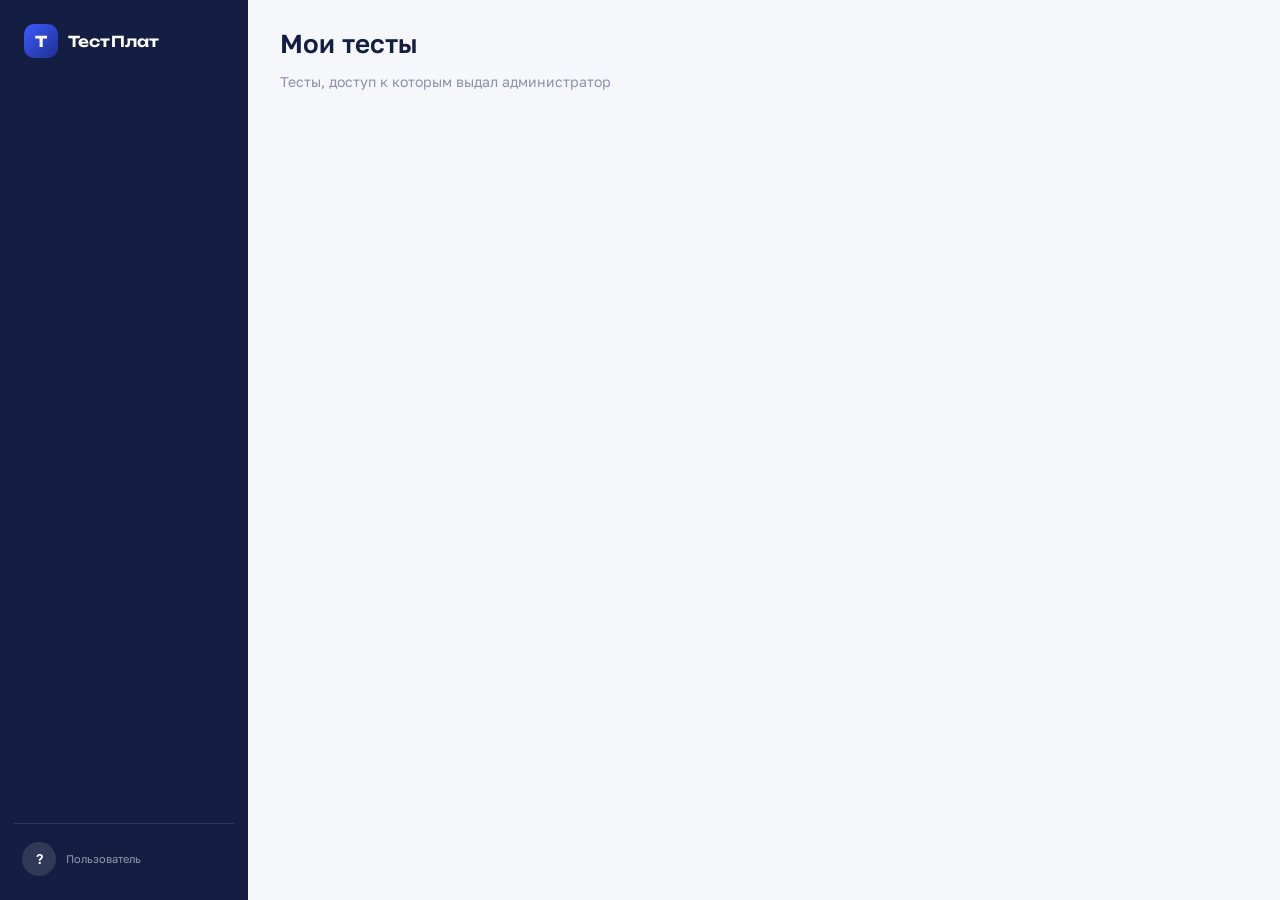
<file: dashboard.html>
<!DOCTYPE html>
<html lang="ru">
<head>
  <meta charset="UTF-8">
  <meta name="viewport" content="width=device-width, initial-scale=1">
  <title>Мои тесты — ТестПлат</title>
  <link rel="icon" href="data:image/svg+xml,%3Csvg xmlns='http://www.w3.org/2000/svg' viewBox='0 0 32 32'%3E%3Crect width='32' height='32' rx='8' fill='%232E4FE0'/%3E%3Ctext x='16' y='22' font-family='Arial' font-weight='700' font-size='17' fill='white' text-anchor='middle'%3EТ%3C/text%3E%3C/svg%3E">
  <style>
/* cyrillic-ext */
@font-face {
  font-family: 'Golos Text';
  font-style: normal;
  font-weight: 400;
  font-display: swap;
  src: url(/fonts/f1.woff2) format('woff2');
  unicode-range: U+0460-052F, U+1C80-1C8A, U+20B4, U+2DE0-2DFF, U+A640-A69F, U+FE2E-FE2F;
}
/* cyrillic */
@font-face {
  font-family: 'Golos Text';
  font-style: normal;
  font-weight: 400;
  font-display: swap;
  src: url(/fonts/f2.woff2) format('woff2');
  unicode-range: U+0301, U+0400-045F, U+0490-0491, U+04B0-04B1, U+2116;
}
/* latin-ext */
@font-face {
  font-family: 'Golos Text';
  font-style: normal;
  font-weight: 400;
  font-display: swap;
  src: url(/fonts/f3.woff2) format('woff2');
  unicode-range: U+0100-02BA, U+02BD-02C5, U+02C7-02CC, U+02CE-02D7, U+02DD-02FF, U+0304, U+0308, U+0329, U+1D00-1DBF, U+1E00-1E9F, U+1EF2-1EFF, U+2020, U+20A0-20AB, U+20AD-20C4, U+2113, U+2C60-2C7F, U+A720-A7FF;
}
/* latin */
@font-face {
  font-family: 'Golos Text';
  font-style: normal;
  font-weight: 400;
  font-display: swap;
  src: url(/fonts/f4.woff2) format('woff2');
  unicode-range: U+0000-00FF, U+0131, U+0152-0153, U+02BB-02BC, U+02C6, U+02DA, U+02DC, U+0304, U+0308, U+0329, U+2000-206F, U+20AC, U+2122, U+2191, U+2193, U+2212, U+2215, U+FEFF, U+FFFD;
}
/* cyrillic-ext */
@font-face {
  font-family: 'Golos Text';
  font-style: normal;
  font-weight: 500;
  font-display: swap;
  src: url(/fonts/f1.woff2) format('woff2');
  unicode-range: U+0460-052F, U+1C80-1C8A, U+20B4, U+2DE0-2DFF, U+A640-A69F, U+FE2E-FE2F;
}
/* cyrillic */
@font-face {
  font-family: 'Golos Text';
  font-style: normal;
  font-weight: 500;
  font-display: swap;
  src: url(/fonts/f2.woff2) format('woff2');
  unicode-range: U+0301, U+0400-045F, U+0490-0491, U+04B0-04B1, U+2116;
}
/* latin-ext */
@font-face {
  font-family: 'Golos Text';
  font-style: normal;
  font-weight: 500;
  font-display: swap;
  src: url(/fonts/f3.woff2) format('woff2');
  unicode-range: U+0100-02BA, U+02BD-02C5, U+02C7-02CC, U+02CE-02D7, U+02DD-02FF, U+0304, U+0308, U+0329, U+1D00-1DBF, U+1E00-1E9F, U+1EF2-1EFF, U+2020, U+20A0-20AB, U+20AD-20C4, U+2113, U+2C60-2C7F, U+A720-A7FF;
}
/* latin */
@font-face {
  font-family: 'Golos Text';
  font-style: normal;
  font-weight: 500;
  font-display: swap;
  src: url(/fonts/f4.woff2) format('woff2');
  unicode-range: U+0000-00FF, U+0131, U+0152-0153, U+02BB-02BC, U+02C6, U+02DA, U+02DC, U+0304, U+0308, U+0329, U+2000-206F, U+20AC, U+2122, U+2191, U+2193, U+2212, U+2215, U+FEFF, U+FFFD;
}
/* cyrillic-ext */
@font-face {
  font-family: 'Golos Text';
  font-style: normal;
  font-weight: 600;
  font-display: swap;
  src: url(/fonts/f1.woff2) format('woff2');
  unicode-range: U+0460-052F, U+1C80-1C8A, U+20B4, U+2DE0-2DFF, U+A640-A69F, U+FE2E-FE2F;
}
/* cyrillic */
@font-face {
  font-family: 'Golos Text';
  font-style: normal;
  font-weight: 600;
  font-display: swap;
  src: url(/fonts/f2.woff2) format('woff2');
  unicode-range: U+0301, U+0400-045F, U+0490-0491, U+04B0-04B1, U+2116;
}
/* latin-ext */
@font-face {
  font-family: 'Golos Text';
  font-style: normal;
  font-weight: 600;
  font-display: swap;
  src: url(/fonts/f3.woff2) format('woff2');
  unicode-range: U+0100-02BA, U+02BD-02C5, U+02C7-02CC, U+02CE-02D7, U+02DD-02FF, U+0304, U+0308, U+0329, U+1D00-1DBF, U+1E00-1E9F, U+1EF2-1EFF, U+2020, U+20A0-20AB, U+20AD-20C4, U+2113, U+2C60-2C7F, U+A720-A7FF;
}
/* latin */
@font-face {
  font-family: 'Golos Text';
  font-style: normal;
  font-weight: 600;
  font-display: swap;
  src: url(/fonts/f4.woff2) format('woff2');
  unicode-range: U+0000-00FF, U+0131, U+0152-0153, U+02BB-02BC, U+02C6, U+02DA, U+02DC, U+0304, U+0308, U+0329, U+2000-206F, U+20AC, U+2122, U+2191, U+2193, U+2212, U+2215, U+FEFF, U+FFFD;
}
/* cyrillic-ext */
@font-face {
  font-family: 'Golos Text';
  font-style: normal;
  font-weight: 700;
  font-display: swap;
  src: url(/fonts/f1.woff2) format('woff2');
  unicode-range: U+0460-052F, U+1C80-1C8A, U+20B4, U+2DE0-2DFF, U+A640-A69F, U+FE2E-FE2F;
}
/* cyrillic */
@font-face {
  font-family: 'Golos Text';
  font-style: normal;
  font-weight: 700;
  font-display: swap;
  src: url(/fonts/f2.woff2) format('woff2');
  unicode-range: U+0301, U+0400-045F, U+0490-0491, U+04B0-04B1, U+2116;
}
/* latin-ext */
@font-face {
  font-family: 'Golos Text';
  font-style: normal;
  font-weight: 700;
  font-display: swap;
  src: url(/fonts/f3.woff2) format('woff2');
  unicode-range: U+0100-02BA, U+02BD-02C5, U+02C7-02CC, U+02CE-02D7, U+02DD-02FF, U+0304, U+0308, U+0329, U+1D00-1DBF, U+1E00-1E9F, U+1EF2-1EFF, U+2020, U+20A0-20AB, U+20AD-20C4, U+2113, U+2C60-2C7F, U+A720-A7FF;
}
/* latin */
@font-face {
  font-family: 'Golos Text';
  font-style: normal;
  font-weight: 700;
  font-display: swap;
  src: url(/fonts/f4.woff2) format('woff2');
  unicode-range: U+0000-00FF, U+0131, U+0152-0153, U+02BB-02BC, U+02C6, U+02DA, U+02DC, U+0304, U+0308, U+0329, U+2000-206F, U+20AC, U+2122, U+2191, U+2193, U+2212, U+2215, U+FEFF, U+FFFD;
}
/* cyrillic-ext */
@font-face {
  font-family: 'JetBrains Mono';
  font-style: normal;
  font-weight: 500;
  font-display: swap;
  src: url(/fonts/f5.woff2) format('woff2');
  unicode-range: U+0460-052F, U+1C80-1C8A, U+20B4, U+2DE0-2DFF, U+A640-A69F, U+FE2E-FE2F;
}
/* cyrillic */
@font-face {
  font-family: 'JetBrains Mono';
  font-style: normal;
  font-weight: 500;
  font-display: swap;
  src: url(/fonts/f6.woff2) format('woff2');
  unicode-range: U+0301, U+0400-045F, U+0490-0491, U+04B0-04B1, U+2116;
}
/* greek */
@font-face {
  font-family: 'JetBrains Mono';
  font-style: normal;
  font-weight: 500;
  font-display: swap;
  src: url(/fonts/f7.woff2) format('woff2');
  unicode-range: U+0370-0377, U+037A-037F, U+0384-038A, U+038C, U+038E-03A1, U+03A3-03FF;
}
/* vietnamese */
@font-face {
  font-family: 'JetBrains Mono';
  font-style: normal;
  font-weight: 500;
  font-display: swap;
  src: url(/fonts/f8.woff2) format('woff2');
  unicode-range: U+0102-0103, U+0110-0111, U+0128-0129, U+0168-0169, U+01A0-01A1, U+01AF-01B0, U+0300-0301, U+0303-0304, U+0308-0309, U+0323, U+0329, U+1EA0-1EF9, U+20AB;
}
/* latin-ext */
@font-face {
  font-family: 'JetBrains Mono';
  font-style: normal;
  font-weight: 500;
  font-display: swap;
  src: url(/fonts/f9.woff2) format('woff2');
  unicode-range: U+0100-02BA, U+02BD-02C5, U+02C7-02CC, U+02CE-02D7, U+02DD-02FF, U+0304, U+0308, U+0329, U+1D00-1DBF, U+1E00-1E9F, U+1EF2-1EFF, U+2020, U+20A0-20AB, U+20AD-20C4, U+2113, U+2C60-2C7F, U+A720-A7FF;
}
/* latin */
@font-face {
  font-family: 'JetBrains Mono';
  font-style: normal;
  font-weight: 500;
  font-display: swap;
  src: url(/fonts/f10.woff2) format('woff2');
  unicode-range: U+0000-00FF, U+0131, U+0152-0153, U+02BB-02BC, U+02C6, U+02DA, U+02DC, U+0304, U+0308, U+0329, U+2000-206F, U+20AC, U+2122, U+2191, U+2193, U+2212, U+2215, U+FEFF, U+FFFD;
}
/* cyrillic-ext */
@font-face {
  font-family: 'JetBrains Mono';
  font-style: normal;
  font-weight: 600;
  font-display: swap;
  src: url(/fonts/f5.woff2) format('woff2');
  unicode-range: U+0460-052F, U+1C80-1C8A, U+20B4, U+2DE0-2DFF, U+A640-A69F, U+FE2E-FE2F;
}
/* cyrillic */
@font-face {
  font-family: 'JetBrains Mono';
  font-style: normal;
  font-weight: 600;
  font-display: swap;
  src: url(/fonts/f6.woff2) format('woff2');
  unicode-range: U+0301, U+0400-045F, U+0490-0491, U+04B0-04B1, U+2116;
}
/* greek */
@font-face {
  font-family: 'JetBrains Mono';
  font-style: normal;
  font-weight: 600;
  font-display: swap;
  src: url(/fonts/f7.woff2) format('woff2');
  unicode-range: U+0370-0377, U+037A-037F, U+0384-038A, U+038C, U+038E-03A1, U+03A3-03FF;
}
/* vietnamese */
@font-face {
  font-family: 'JetBrains Mono';
  font-style: normal;
  font-weight: 600;
  font-display: swap;
  src: url(/fonts/f8.woff2) format('woff2');
  unicode-range: U+0102-0103, U+0110-0111, U+0128-0129, U+0168-0169, U+01A0-01A1, U+01AF-01B0, U+0300-0301, U+0303-0304, U+0308-0309, U+0323, U+0329, U+1EA0-1EF9, U+20AB;
}
/* latin-ext */
@font-face {
  font-family: 'JetBrains Mono';
  font-style: normal;
  font-weight: 600;
  font-display: swap;
  src: url(/fonts/f9.woff2) format('woff2');
  unicode-range: U+0100-02BA, U+02BD-02C5, U+02C7-02CC, U+02CE-02D7, U+02DD-02FF, U+0304, U+0308, U+0329, U+1D00-1DBF, U+1E00-1E9F, U+1EF2-1EFF, U+2020, U+20A0-20AB, U+20AD-20C4, U+2113, U+2C60-2C7F, U+A720-A7FF;
}
/* latin */
@font-face {
  font-family: 'JetBrains Mono';
  font-style: normal;
  font-weight: 600;
  font-display: swap;
  src: url(/fonts/f10.woff2) format('woff2');
  unicode-range: U+0000-00FF, U+0131, U+0152-0153, U+02BB-02BC, U+02C6, U+02DA, U+02DC, U+0304, U+0308, U+0329, U+2000-206F, U+20AC, U+2122, U+2191, U+2193, U+2212, U+2215, U+FEFF, U+FFFD;
}
/* cyrillic-ext */
@font-face {
  font-family: 'Unbounded';
  font-style: normal;
  font-weight: 500;
  font-display: swap;
  src: url(/fonts/f11.woff2) format('woff2');
  unicode-range: U+0460-052F, U+1C80-1C8A, U+20B4, U+2DE0-2DFF, U+A640-A69F, U+FE2E-FE2F;
}
/* cyrillic */
@font-face {
  font-family: 'Unbounded';
  font-style: normal;
  font-weight: 500;
  font-display: swap;
  src: url(/fonts/f12.woff2) format('woff2');
  unicode-range: U+0301, U+0400-045F, U+0490-0491, U+04B0-04B1, U+2116;
}
/* vietnamese */
@font-face {
  font-family: 'Unbounded';
  font-style: normal;
  font-weight: 500;
  font-display: swap;
  src: url(/fonts/f13.woff2) format('woff2');
  unicode-range: U+0102-0103, U+0110-0111, U+0128-0129, U+0168-0169, U+01A0-01A1, U+01AF-01B0, U+0300-0301, U+0303-0304, U+0308-0309, U+0323, U+0329, U+1EA0-1EF9, U+20AB;
}
/* latin-ext */
@font-face {
  font-family: 'Unbounded';
  font-style: normal;
  font-weight: 500;
  font-display: swap;
  src: url(/fonts/f14.woff2) format('woff2');
  unicode-range: U+0100-02BA, U+02BD-02C5, U+02C7-02CC, U+02CE-02D7, U+02DD-02FF, U+0304, U+0308, U+0329, U+1D00-1DBF, U+1E00-1E9F, U+1EF2-1EFF, U+2020, U+20A0-20AB, U+20AD-20C4, U+2113, U+2C60-2C7F, U+A720-A7FF;
}
/* latin */
@font-face {
  font-family: 'Unbounded';
  font-style: normal;
  font-weight: 500;
  font-display: swap;
  src: url(/fonts/f15.woff2) format('woff2');
  unicode-range: U+0000-00FF, U+0131, U+0152-0153, U+02BB-02BC, U+02C6, U+02DA, U+02DC, U+0304, U+0308, U+0329, U+2000-206F, U+20AC, U+2122, U+2191, U+2193, U+2212, U+2215, U+FEFF, U+FFFD;
}
/* cyrillic-ext */
@font-face {
  font-family: 'Unbounded';
  font-style: normal;
  font-weight: 600;
  font-display: swap;
  src: url(/fonts/f11.woff2) format('woff2');
  unicode-range: U+0460-052F, U+1C80-1C8A, U+20B4, U+2DE0-2DFF, U+A640-A69F, U+FE2E-FE2F;
}
/* cyrillic */
@font-face {
  font-family: 'Unbounded';
  font-style: normal;
  font-weight: 600;
  font-display: swap;
  src: url(/fonts/f12.woff2) format('woff2');
  unicode-range: U+0301, U+0400-045F, U+0490-0491, U+04B0-04B1, U+2116;
}
/* vietnamese */
@font-face {
  font-family: 'Unbounded';
  font-style: normal;
  font-weight: 600;
  font-display: swap;
  src: url(/fonts/f13.woff2) format('woff2');
  unicode-range: U+0102-0103, U+0110-0111, U+0128-0129, U+0168-0169, U+01A0-01A1, U+01AF-01B0, U+0300-0301, U+0303-0304, U+0308-0309, U+0323, U+0329, U+1EA0-1EF9, U+20AB;
}
/* latin-ext */
@font-face {
  font-family: 'Unbounded';
  font-style: normal;
  font-weight: 600;
  font-display: swap;
  src: url(/fonts/f14.woff2) format('woff2');
  unicode-range: U+0100-02BA, U+02BD-02C5, U+02C7-02CC, U+02CE-02D7, U+02DD-02FF, U+0304, U+0308, U+0329, U+1D00-1DBF, U+1E00-1E9F, U+1EF2-1EFF, U+2020, U+20A0-20AB, U+20AD-20C4, U+2113, U+2C60-2C7F, U+A720-A7FF;
}
/* latin */
@font-face {
  font-family: 'Unbounded';
  font-style: normal;
  font-weight: 600;
  font-display: swap;
  src: url(/fonts/f15.woff2) format('woff2');
  unicode-range: U+0000-00FF, U+0131, U+0152-0153, U+02BB-02BC, U+02C6, U+02DA, U+02DC, U+0304, U+0308, U+0329, U+2000-206F, U+20AC, U+2122, U+2191, U+2193, U+2212, U+2215, U+FEFF, U+FFFD;
}
/* cyrillic-ext */
@font-face {
  font-family: 'Unbounded';
  font-style: normal;
  font-weight: 700;
  font-display: swap;
  src: url(/fonts/f11.woff2) format('woff2');
  unicode-range: U+0460-052F, U+1C80-1C8A, U+20B4, U+2DE0-2DFF, U+A640-A69F, U+FE2E-FE2F;
}
/* cyrillic */
@font-face {
  font-family: 'Unbounded';
  font-style: normal;
  font-weight: 700;
  font-display: swap;
  src: url(/fonts/f12.woff2) format('woff2');
  unicode-range: U+0301, U+0400-045F, U+0490-0491, U+04B0-04B1, U+2116;
}
/* vietnamese */
@font-face {
  font-family: 'Unbounded';
  font-style: normal;
  font-weight: 700;
  font-display: swap;
  src: url(/fonts/f13.woff2) format('woff2');
  unicode-range: U+0102-0103, U+0110-0111, U+0128-0129, U+0168-0169, U+01A0-01A1, U+01AF-01B0, U+0300-0301, U+0303-0304, U+0308-0309, U+0323, U+0329, U+1EA0-1EF9, U+20AB;
}
/* latin-ext */
@font-face {
  font-family: 'Unbounded';
  font-style: normal;
  font-weight: 700;
  font-display: swap;
  src: url(/fonts/f14.woff2) format('woff2');
  unicode-range: U+0100-02BA, U+02BD-02C5, U+02C7-02CC, U+02CE-02D7, U+02DD-02FF, U+0304, U+0308, U+0329, U+1D00-1DBF, U+1E00-1E9F, U+1EF2-1EFF, U+2020, U+20A0-20AB, U+20AD-20C4, U+2113, U+2C60-2C7F, U+A720-A7FF;
}
/* latin */
@font-face {
  font-family: 'Unbounded';
  font-style: normal;
  font-weight: 700;
  font-display: swap;
  src: url(/fonts/f15.woff2) format('woff2');
  unicode-range: U+0000-00FF, U+0131, U+0152-0153, U+02BB-02BC, U+02C6, U+02DA, U+02DC, U+0304, U+0308, U+0329, U+2000-206F, U+20AC, U+2122, U+2191, U+2193, U+2212, U+2215, U+FEFF, U+FFFD;
}

</style>
  <script>window.__API_BASE='https://vadlflfkaf.netlify.app';</script>
<style>
/* ============================================================
   ТестПлат — дизайн-система
   Направление: «экзаменационный бланк»: бумажный фон, чернильные
   поверхности, кобальтовый акцент, варианты-«пузырьки» А/Б/В/Г,
   фирменный элемент — таймер-кольцо, меняющее цвет.
   ============================================================ */

:root {
  --paper: #F6F7FB;
  --card: #FFFFFF;
  --ink: #141E42;
  --ink-2: #3D4770;
  --muted: #8A90A8;
  --line: #E4E7F0;
  --line-2: #D5D9E8;
  --brand: #2E4FE0;
  --brand-dark: #2440BE;
  --brand-soft: #EAEFFF;
  --ok: #1F9D63;
  --ok-bg: #E9F7F0;
  --warn: #C97F12;
  --warn-bg: #FBF3E3;
  --danger: #D64545;
  --danger-bg: #FCEFEF;
  --sidebar: #141E42;
  --sidebar-2: #1D2A57;
  --radius: 14px;
  --radius-s: 10px;
  --shadow: 0 1px 2px rgba(20, 30, 66, .05), 0 8px 24px -12px rgba(20, 30, 66, .18);
  --shadow-lg: 0 24px 64px -24px rgba(20, 30, 66, .38);
  --f-display: 'Unbounded', 'Golos Text', system-ui, sans-serif;
  --f-body: 'Golos Text', system-ui, -apple-system, 'Segoe UI', sans-serif;
  --f-mono: 'JetBrains Mono', ui-monospace, 'Cascadia Mono', Consolas, monospace;
}

* { box-sizing: border-box; }
html, body { margin: 0; padding: 0; }
body {
  font-family: var(--f-body);
  font-size: 15px;
  line-height: 1.55;
  color: var(--ink);
  background: var(--paper);
  -webkit-font-smoothing: antialiased;
}
a { color: var(--brand); text-decoration: none; }
a:hover { text-decoration: underline; }
h1, h2, h3 { margin: 0 0 .4em; line-height: 1.25; }
h1 { font-size: 26px; font-weight: 600; }
h2 { font-size: 19px; font-weight: 600; }
h3 { font-size: 16px; font-weight: 600; }
p { margin: 0 0 .8em; }
:last-child { margin-bottom: 0; }
hr { border: 0; border-top: 1px solid var(--line); margin: 16px 0; }
::selection { background: var(--brand-soft); }

:focus-visible { outline: 2px solid var(--brand); outline-offset: 2px; border-radius: 4px; }
@media (prefers-reduced-motion: reduce) {
  *, *::before, *::after { animation: none !important; transition: none !important; }
}

/* ------------------------------- кнопки ------------------------------- */
.btn {
  display: inline-flex; align-items: center; justify-content: center; gap: 8px;
  font: 500 14px/1 var(--f-body);
  padding: 11px 18px;
  border-radius: var(--radius-s);
  border: 1px solid transparent;
  cursor: pointer;
  background: var(--brand);
  color: #fff;
  transition: background .15s, border-color .15s, color .15s, box-shadow .15s;
  white-space: nowrap;
  user-select: none;
}
.btn:hover { background: var(--brand-dark); }
.btn:active { transform: translateY(1px); }
.btn:disabled { opacity: .5; cursor: not-allowed; }
.btn--ghost { background: transparent; color: var(--ink-2); border-color: var(--line-2); }
.btn--ghost:hover { background: #fff; border-color: var(--ink-2); color: var(--ink); }
.btn--danger { background: transparent; color: var(--danger); border-color: #EDD2D2; }
.btn--danger:hover { background: var(--danger-bg); border-color: var(--danger); }
.btn--soft { background: var(--brand-soft); color: var(--brand); }
.btn--soft:hover { background: #DCE4FF; }
.btn--sm { padding: 7px 12px; font-size: 13px; border-radius: 8px; }
.btn--lg { padding: 14px 26px; font-size: 15px; border-radius: 12px; }
.btn--block { width: 100%; }
.icon-btn {
  display: inline-flex; align-items: center; justify-content: center;
  width: 32px; height: 32px; border-radius: 8px;
  border: 1px solid var(--line); background: #fff; color: var(--muted);
  cursor: pointer; transition: all .15s;
}
.icon-btn:hover { color: var(--ink); border-color: var(--line-2); }
.icon-btn:disabled { opacity: .4; cursor: not-allowed; }
.icon-btn:disabled:hover { color: var(--muted); border-color: var(--line); }
.icon-btn--danger:hover { color: var(--danger); border-color: var(--danger); background: var(--danger-bg); }
.icon-btn svg { width: 16px; height: 16px; }

/* ------------------------------- формы -------------------------------- */
.field { display: flex; flex-direction: column; gap: 6px; margin-bottom: 14px; }
.field > label { font-size: 13px; font-weight: 600; color: var(--ink-2); }
.field .hint { font-size: 12px; color: var(--muted); }
.input, .select, textarea.input {
  font: 400 14px/1.4 var(--f-body);
  color: var(--ink);
  background: #fff;
  border: 1px solid var(--line-2);
  border-radius: var(--radius-s);
  padding: 10px 12px;
  width: 100%;
  transition: border-color .15s, box-shadow .15s;
}
.input:focus, .select:focus, textarea.input:focus {
  outline: none; border-color: var(--brand);
  box-shadow: 0 0 0 3px var(--brand-soft);
}
.input::placeholder { color: #B4B9CC; }
textarea.input { resize: vertical; min-height: 70px; }
.row { display: flex; gap: 12px; }
.row > * { flex: 1; }
.form-error {
  display: none;
  background: var(--danger-bg); color: var(--danger);
  border: 1px solid #F0D3D3;
  border-radius: var(--radius-s);
  padding: 10px 12px; font-size: 13px; margin-bottom: 14px;
}
.form-error.show { display: block; }

/* переключатель */
.switch { display: inline-flex; align-items: center; gap: 10px; cursor: pointer; user-select: none; }
.switch input { position: absolute; opacity: 0; }
.switch .track {
  width: 38px; height: 22px; border-radius: 999px;
  background: var(--line-2); position: relative; transition: background .18s; flex: none;
}
.switch .track::after {
  content: ''; position: absolute; top: 3px; left: 3px;
  width: 16px; height: 16px; border-radius: 50%;
  background: #fff; box-shadow: 0 1px 3px rgba(0,0,0,.25);
  transition: transform .18s;
}
.switch input:checked + .track { background: var(--brand); }
.switch input:checked + .track::after { transform: translateX(16px); }
.switch input:focus-visible + .track { outline: 2px solid var(--brand); outline-offset: 2px; }
.switch .lbl { font-size: 14px; color: var(--ink-2); }

/* радио-«пузырёк» правильного ответа */
.pick { position: absolute; opacity: 0; }
.pick + .bubble {
  width: 26px; height: 26px; border-radius: 50%; flex: none;
  border: 2px solid var(--line-2);
  display: inline-flex; align-items: center; justify-content: center;
  font: 600 11px var(--f-mono); color: transparent;
  cursor: pointer; transition: all .15s; background: #fff;
}
.pick:checked + .bubble { border-color: var(--ok); background: var(--ok); color: #fff; }
.pick:focus-visible + .bubble { outline: 2px solid var(--brand); outline-offset: 2px; }

/* ------------------------------- карточки ------------------------------ */
.panel { background: var(--card); border: 1px solid var(--line); border-radius: var(--radius); box-shadow: var(--shadow); }
.panel__body { padding: 20px; }
.panel__head { display: flex; align-items: center; justify-content: space-between; gap: 12px; padding: 16px 20px; border-bottom: 1px solid var(--line); }
.panel__head h2 { margin: 0; }

.badge {
  display: inline-flex; align-items: center; gap: 5px;
  font: 500 12px/1 var(--f-body);
  padding: 5px 10px; border-radius: 999px;
  background: var(--brand-soft); color: var(--brand);
}
.badge--ok { background: var(--ok-bg); color: var(--ok); }
.badge--danger { background: var(--danger-bg); color: var(--danger); }
.badge--warn { background: var(--warn-bg); color: var(--warn); }
.badge--neutral { background: #EFF1F7; color: var(--ink-2); }

/* ------------------------------- таблицы ------------------------------- */
.table-wrap { overflow-x: auto; }
table.tbl { width: 100%; border-collapse: collapse; font-size: 14px; }
.tbl th {
  text-align: left; font-weight: 600; font-size: 12px; letter-spacing: .04em; text-transform: uppercase;
  color: var(--muted); padding: 10px 14px; border-bottom: 1px solid var(--line);
  white-space: nowrap;
}
.tbl td { padding: 12px 14px; border-bottom: 1px solid var(--line); vertical-align: middle; }
.tbl tr:last-child td { border-bottom: 0; }
.tbl tbody tr { transition: background .1s; }
.tbl tbody tr:hover { background: #FAFBFE; }
.tbl .num { font-family: var(--f-mono); font-size: 13px; }

/* ---------------------------- пустое состояние -------------------------- */
.empty { text-align: center; padding: 48px 24px; color: var(--muted); }
.empty svg { width: 40px; height: 40px; opacity: .4; margin-bottom: 10px; }
.empty b { display: block; color: var(--ink-2); font-size: 15px; margin-bottom: 4px; }
.empty .btn { margin-top: 14px; }

/* ---------------------------- раскладка приложения --------------------- */
.app { display: flex; min-height: 100vh; }
.sidebar {
  width: 248px; flex: none;
  background: var(--sidebar);
  color: rgba(255,255,255,.78);
  display: flex; flex-direction: column;
  padding: 20px 14px;
  position: sticky; top: 0; height: 100vh;
}
.logo { display: flex; align-items: center; gap: 10px; padding: 4px 10px 20px; }
.logo .mark {
  width: 34px; height: 34px; border-radius: 10px;
  background: linear-gradient(135deg, #3D5BFF, #1E2F8F);
  display: grid; place-items: center;
  font: 700 15px var(--f-display); color: #fff;
}
.logo .name { font: 600 15px var(--f-display); color: #fff; letter-spacing: .01em; }
.nav { display: flex; flex-direction: column; gap: 4px; }
.nav a {
  display: flex; align-items: center; gap: 11px;
  padding: 10px 12px; border-radius: var(--radius-s);
  color: rgba(255,255,255,.72); font-size: 14px; font-weight: 500;
  text-decoration: none; transition: all .15s;
}
.nav a svg { width: 18px; height: 18px; flex: none; opacity: .85; }
.nav a:hover { background: var(--sidebar-2); color: #fff; text-decoration: none; }
.nav a.active { background: var(--brand); color: #fff; }
.sidebar__foot { margin-top: auto; border-top: 1px solid rgba(255,255,255,.1); padding-top: 14px; }
.whoami { display: flex; align-items: center; gap: 10px; padding: 4px 8px; }
.whoami .ava {
  width: 34px; height: 34px; border-radius: 50%; flex: none;
  background: rgba(255,255,255,.12); color: #fff;
  display: grid; place-items: center; font-weight: 600; font-size: 14px;
}
.whoami .nm { font-size: 13px; color: #fff; font-weight: 600; overflow: hidden; text-overflow: ellipsis; white-space: nowrap; }
.whoami .rl { font-size: 11px; color: rgba(255,255,255,.55); }
.whoami button {
  margin-left: auto; background: none; border: 0; color: rgba(255,255,255,.55);
  cursor: pointer; padding: 6px; border-radius: 8px; display: flex;
}
.whoami button:hover { color: #fff; background: rgba(255,255,255,.1); }
.whoami button svg { width: 16px; height: 16px; }

.main { flex: 1; min-width: 0; padding: 28px 32px 48px; }
.pagehead { display: flex; align-items: flex-start; justify-content: space-between; gap: 16px; margin-bottom: 22px; flex-wrap: wrap; }
.pagehead .sub { color: var(--muted); font-size: 14px; margin-top: 4px; }

.grid { display: grid; gap: 16px; }
.stats { display: grid; grid-template-columns: repeat(auto-fit, minmax(170px, 1fr)); gap: 16px; margin-bottom: 22px; }
.stat { padding: 18px 20px; }
.stat .v { font: 600 30px/1.1 var(--f-mono); letter-spacing: -.02em; }
.stat .v small { font-size: 18px; color: var(--muted); }
.stat .l { font-size: 13px; color: var(--muted); margin-top: 4px; }

/* карточки тестов у пользователя */
.tests-grid { display: grid; grid-template-columns: repeat(auto-fill, minmax(300px, 1fr)); gap: 16px; }
.test-card { display: flex; flex-direction: column; gap: 12px; padding: 20px; }
.test-card h3 { margin: 0; }
.test-card .desc { color: var(--ink-2); font-size: 14px; flex: 1; }
.meta-row { display: flex; flex-wrap: wrap; gap: 6px; }

/* ------------------------------- модалки ------------------------------- */
.overlay {
  position: fixed; inset: 0; z-index: 50;
  background: rgba(15, 20, 45, .5); backdrop-filter: blur(3px);
  display: flex; align-items: flex-start; justify-content: center;
  padding: 4vh 16px; overflow-y: auto;
  animation: fadeIn .18s ease-out;
}
.modal {
  background: #fff; border-radius: var(--radius);
  box-shadow: var(--shadow-lg);
  width: 100%; max-width: 560px;
  margin-bottom: 4vh;
  animation: slideUp .22s cubic-bezier(.2,.9,.3,1.1);
}
.modal--wide { max-width: 860px; }
.modal__head { display: flex; align-items: center; justify-content: space-between; gap: 12px; padding: 18px 22px; border-bottom: 1px solid var(--line); position: sticky; top: 0; background: #fff; border-radius: var(--radius) var(--radius) 0 0; z-index: 2; }
.modal__head h2 { margin: 0; font-size: 18px; }
.modal__body { padding: 22px; }
.modal__foot { display: flex; justify-content: flex-end; gap: 10px; padding: 16px 22px; border-top: 1px solid var(--line); position: sticky; bottom: 0; background: #fff; border-radius: 0 0 var(--radius) var(--radius); }
@keyframes fadeIn { from { opacity: 0; } }
@keyframes slideUp { from { opacity: 0; transform: translateY(14px); } }

/* ------------------------- редактор теста (админ) ---------------------- */
.qcard { border: 1px solid var(--line); border-radius: var(--radius); padding: 16px; margin-bottom: 14px; background: #FDFDFE; }
.qcard__head { display: flex; align-items: center; gap: 10px; margin-bottom: 12px; }
.qnum {
  width: 30px; height: 30px; border-radius: 50%; flex: none;
  background: var(--ink); color: #fff;
  display: grid; place-items: center; font: 600 13px var(--f-mono);
}
.opt-row { display: flex; align-items: center; gap: 10px; margin-bottom: 8px; }
.opt-row .input { flex: 1; }
.opt-row .del { flex: none; }
.chip-letter {
  width: 30px; height: 30px; border-radius: 9px; flex: none;
  border: 1.5px solid var(--line-2); background: #fff;
  display: grid; place-items: center;
  font: 600 13px var(--f-body); color: var(--ink-2);
}
.hint-correct { font-size: 12px; color: var(--muted); margin: 4px 0 10px 36px; }

/* список выбора доступа */
.pick-list { max-height: 320px; overflow-y: auto; border: 1px solid var(--line); border-radius: var(--radius-s); }
.pick-item { display: flex; align-items: center; gap: 10px; padding: 10px 12px; border-bottom: 1px solid var(--line); cursor: pointer; }
.pick-item:last-child { border-bottom: 0; }
.pick-item:hover { background: #FAFBFE; }
.pick-item .nm { flex: 1; }
.pick-item .nm b { display: block; font-size: 14px; }
.pick-item .nm span { font-size: 12px; color: var(--muted); }
.cbx { width: 18px; height: 18px; accent-color: var(--brand); flex: none; }

/* --------------------------------- тосты ------------------------------- */
#toasts { position: fixed; right: 18px; bottom: 18px; z-index: 100; display: flex; flex-direction: column; gap: 8px; }
.toast {
  background: var(--ink); color: #fff;
  padding: 11px 16px; border-radius: var(--radius-s);
  font-size: 14px; box-shadow: var(--shadow-lg);
  display: flex; align-items: center; gap: 9px;
  animation: toastIn .25s cubic-bezier(.2,.9,.3,1.1);
  max-width: 360px;
}
.toast--ok::before, .toast--err::before {
  content: ''; width: 8px; height: 8px; border-radius: 50%; flex: none;
}
.toast--ok::before { background: #3DDC97; }
.toast--err::before { background: #FF7A7A; }
@keyframes toastIn { from { opacity: 0; transform: translateY(8px); } }

/* =========================== экран входа ================================ */
.auth { display: flex; min-height: 100vh; }
.auth__side {
  flex: 1.15; background: var(--sidebar); color: #fff;
  position: relative; overflow: hidden;
  display: flex; flex-direction: column; justify-content: space-between;
  padding: 44px 52px;
}
.auth__side::before {
  /* мотив бланка: сетка «пузырьков» ответов */
  content: '';
  position: absolute; inset: 0; opacity: .5;
  background-image: radial-gradient(rgba(255,255,255,.14) 1.6px, transparent 1.6px);
  background-size: 34px 34px;
  mask-image: linear-gradient(200deg, rgba(0,0,0,.9) 20%, transparent 75%);
  -webkit-mask-image: linear-gradient(200deg, rgba(0,0,0,.9) 20%, transparent 75%);
}
.auth__side > * { position: relative; }
.auth__brand { display: flex; align-items: center; gap: 12px; }
.auth__brand .mark {
  width: 44px; height: 44px; border-radius: 12px;
  background: linear-gradient(135deg, #3D5BFF, #1E2F8F);
  display: grid; place-items: center;
  font: 700 19px var(--f-display);
}
.auth__brand .name { font: 600 19px var(--f-display); }
.auth__pitch h1 {
  font: 600 clamp(26px, 3.2vw, 40px)/1.2 var(--f-display);
  letter-spacing: -.01em; max-width: 480px;
}
.auth__pitch p { color: rgba(255,255,255,.66); max-width: 420px; font-size: 15px; }
.auth__demo { display: flex; gap: 8px; }
.auth__demo span {
  width: 34px; height: 34px; border-radius: 10px;
  border: 1.5px solid rgba(255,255,255,.28);
  display: grid; place-items: center;
  font: 600 13px var(--f-body); color: rgba(255,255,255,.8);
}
.auth__demo span:first-child { background: var(--brand); border-color: var(--brand); }
.auth__main { flex: 1; display: flex; align-items: center; justify-content: center; padding: 40px 24px; }
.auth__card { width: 100%; max-width: 420px; }
.auth__card .panel__body { padding: 30px; }
.auth__card h1 { font-size: 22px; }
.auth__card .sub { color: var(--muted); font-size: 14px; margin-bottom: 22px; }

/* ========================= прохождение теста ============================ */
.take { max-width: 760px; margin: 0 auto; }
.take__top { display: flex; align-items: center; justify-content: space-between; gap: 16px; margin-bottom: 16px; }
.take__counter { font: 600 13px var(--f-mono); color: var(--ink-2); letter-spacing: .06em; text-transform: uppercase; }
.take__progress { height: 6px; border-radius: 999px; background: var(--line); overflow: hidden; margin-bottom: 20px; }
.take__progress i { display: block; height: 100%; background: var(--brand); border-radius: 999px; transition: width .3s ease; }

.timer { position: relative; width: 76px; height: 76px; flex: none; }
.timer svg { width: 76px; height: 76px; transform: rotate(-90deg); }
.timer .bgc { fill: none; stroke: var(--line); stroke-width: 6; }
.timer .fgc { fill: none; stroke: var(--brand); stroke-width: 6; stroke-linecap: round; transition: stroke-dashoffset .3s linear, stroke .3s; }
.timer .num {
  position: absolute; inset: 0;
  display: grid; place-items: center;
  font: 600 17px var(--f-mono); letter-spacing: -.03em;
}
.timer--warn .fgc { stroke: var(--warn); }
.timer--warn .num { color: var(--warn); }
.timer--danger .fgc { stroke: var(--danger); }
.timer--danger .num { color: var(--danger); animation: pulse 1s infinite; }
@keyframes pulse { 50% { opacity: .45; } }

.qcard__take { padding: 30px; }
.qcard__take .qtext { font-size: 20px; font-weight: 600; line-height: 1.45; margin: 14px 0 24px; }
.opts { display: flex; flex-direction: column; gap: 10px; }
.opt {
  display: flex; align-items: center; gap: 14px;
  border: 1.5px solid var(--line-2); border-radius: 12px;
  background: #fff; padding: 14px 16px;
  cursor: pointer; text-align: left;
  font: 400 15px var(--f-body); color: var(--ink);
  transition: border-color .13s, background .13s, transform .06s;
}
.opt:hover { border-color: var(--brand); }
.opt:active { transform: scale(.997); }
.opt .bub {
  width: 34px; height: 34px; border-radius: 10px; flex: none;
  border: 1.5px solid var(--line-2);
  display: grid; place-items: center;
  font: 600 14px var(--f-body); color: var(--ink-2);
  transition: inherit;
}
.opt.selected { border-color: var(--brand); background: var(--brand-soft); }
.opt.selected .bub { background: var(--brand); border-color: var(--brand); color: #fff; }
/* подсказка «можно несколько ответов» */
.qhint { display: inline-flex; align-items: center; gap: 6px; font: 600 12px var(--f-body); color: var(--brand); background: var(--brand-soft); border-radius: 999px; padding: 5px 12px; margin-bottom: 12px; }
.qhint::before { content: ''; width: 6px; height: 6px; border-radius: 50%; background: var(--brand); }
.qhint[hidden] { display: none; }
.take__foot { display: flex; justify-content: space-between; align-items: center; gap: 12px; margin-top: 22px; }
.take__skip { color: var(--muted); font-size: 13px; }

/* полноэкранное прохождение: варианты ответов сеткой */
.opts--grid { display: grid; grid-template-columns: repeat(2, minmax(0, 1fr)); gap: 12px; }
@media (max-width: 760px) { .opts--grid { grid-template-columns: 1fr; } }

/* полноэкранное прохождение по ссылке (join) */
body.taking .join { display: block; padding: 0; }
body.taking .join .panel { max-width: none; width: 100%; border: 0; border-radius: 0; box-shadow: none; }
.take-shell { display: flex; flex-direction: column; min-height: 100vh; }
.take-shell__head { border-bottom: 1px solid var(--line); }
.take-shell__head .take__progress { margin: 0; border-radius: 0; }
.take-shell__wrap { width: 100%; max-width: 1080px; margin: 0 auto; }
.take-shell__top { display: flex; align-items: center; justify-content: space-between; gap: 16px; padding: 16px 28px; }
.take-shell__body { flex: 1; display: flex; flex-direction: column; }
.take-shell__main { flex: 1; display: flex; flex-direction: column; padding: 34px 28px 30px; }
.take-shell__main .qtext { font-size: 22px; font-weight: 600; line-height: 1.5; margin: 0 0 26px; }
.take-shell__main .take__foot { margin-top: auto; padding-top: 30px; }
.take-shell__main .opt { padding: 17px 18px; }

/* полноэкранное прохождение в кабинете */
.take--full { max-width: none; min-height: calc(100vh - 76px); display: flex; flex-direction: column; }
.take--full .qcard__take { flex: 1; display: flex; flex-direction: column; }
.take--full .qcard__take .qtext { font-size: 22px; }
.take--full .take__foot { margin-top: auto; }
.take--full .opt { padding: 17px 18px; }

/* ------------------------------- результат ----------------------------- */
.result-hero { text-align: center; padding: 36px 20px 28px; }
.score-ring { position: relative; width: 168px; height: 168px; margin: 0 auto 18px; }
.score-ring svg { width: 168px; height: 168px; transform: rotate(-90deg); }
.score-ring .bgc { fill: none; stroke: var(--line); stroke-width: 10; }
.score-ring .fgc { fill: none; stroke-width: 10; stroke-linecap: round; }
.score-ring .val {
  position: absolute; inset: 0;
  display: flex; align-items: center; justify-content: center;
  font: 600 44px/1 var(--f-mono); letter-spacing: -.04em;
}
.score-ring .val small {
  font-size: 18px; line-height: 1; color: var(--muted); font-family: var(--f-mono);
  transform: translateY(10px);
}
.result-hero .verdict { font: 600 15px var(--f-body); }
.result-hero .detail { color: var(--muted); font-size: 14px; margin-top: 6px; }

.review-item { border: 1px solid var(--line); border-radius: var(--radius-s); padding: 14px 16px; margin-bottom: 10px; background: #fff; }
.review-item.ok { border-color: #BCE5D2; background: var(--ok-bg); }
.review-item.bad { border-color: #F0D3D3; background: var(--danger-bg); }
.review-item .rhead { display: flex; gap: 10px; align-items: baseline; }
.review-item .mark { font: 700 13px var(--f-mono); flex: none; }
.review-item.ok .mark { color: var(--ok); }
.review-item.bad .mark { color: var(--danger); }
.review-item .q { font-weight: 600; font-size: 14px; }
.review-item .answers { margin-top: 8px; font-size: 13.5px; display: flex; flex-direction: column; gap: 3px; }
.review-item .answers .rowline { display: flex; gap: 8px; align-items: baseline; }
.review-item .answers .tag { font: 600 11px var(--f-body); border-radius: 6px; padding: 2px 7px; flex: none; }
.tag--chosen { background: rgba(214,69,69,.14); color: var(--danger); }
.tag--correct { background: rgba(31,157,99,.14); color: var(--ok); }
.tag--missed { background: #EFF1F7; color: var(--ink-2); }
.tag--partial { background: var(--warn-bg); color: var(--warn); }

/* ------------------------------ адаптив -------------------------------- */
@media (max-width: 960px) {
  .app { flex-direction: column; }
  .sidebar { width: 100%; height: auto; position: static; flex-direction: row; align-items: center; gap: 10px; padding: 10px 14px; flex-wrap: wrap; }
  .logo { padding: 0 6px 0 0; }
  .sidebar .nav { flex-direction: row; flex-wrap: wrap; }
  .nav a { padding: 8px 10px; }
  .nav a svg { display: none; }
  .sidebar__foot { margin: 0 0 0 auto; border: 0; padding: 0; display: flex; align-items: center; gap: 8px; }
  .whoami .ava { width: 30px; height: 30px; }
  .whoami .info { display: none; }
  .main { padding: 20px 16px 40px; }
  .auth { flex-direction: column; }
  .auth__side { padding: 28px; min-height: 220px; }
  .auth__demo { display: none; }
  .row { flex-direction: column; }
  .take--full { min-height: 0; }
}
@media (max-width: 560px) {
  .opts .opt { padding: 12px; }
  .qcard__take { padding: 20px; }
  .take__top { gap: 10px; }
  .take-shell__top { padding: 14px 16px; }
  .take-shell__main { padding: 22px 16px 20px; }
}

/* ------------------------- картинки в тестах --------------------------- */
.qimg { margin: 0 0 18px; }
.qimg[hidden] { display: none; }
.qimg img { max-width: 100%; max-height: 320px; border-radius: 10px; border: 1px solid var(--line); background: #fff; }
.opt__body { flex: 1; min-width: 0; display: flex; flex-direction: column; gap: 10px; align-items: flex-start; }
.opt--img { align-items: flex-start; }
.opt__img { max-width: 100%; max-height: 190px; border-radius: 8px; border: 1px solid var(--line); object-fit: contain; background: #fff; }
.qmedia { margin: 0 0 12px 40px; display: flex; align-items: center; gap: 10px; flex-wrap: wrap; }
.img-prev { position: relative; display: inline-block; }
.img-prev img { display: block; max-width: 240px; max-height: 140px; border-radius: 10px; border: 1px solid var(--line); object-fit: contain; background: #fff; }
.img-prev .icon-btn { position: absolute; top: -9px; right: -9px; width: 26px; height: 26px; border-radius: 50%; background: #fff; box-shadow: 0 2px 8px rgba(16, 24, 40, .16); }
.opt-row .oimg-add { flex: none; }
.oimg-thumb { position: relative; flex: none; width: 40px; height: 40px; }
.oimg-thumb img { width: 100%; height: 100%; object-fit: cover; border-radius: 8px; border: 1px solid var(--line); display: block; background: #fff; }
.oimg-thumb .oimg-del { position: absolute; top: -7px; right: -7px; width: 18px; height: 18px; padding: 0; border-radius: 50%; border: 1px solid var(--line); background: #fff; color: var(--ink-2); font: 700 10px/1 var(--f-body); cursor: pointer; display: grid; place-items: center; }
.oimg-thumb .oimg-del:hover { color: var(--danger); border-color: var(--danger); }
.rimg img { max-height: 150px; max-width: 100%; border-radius: 8px; border: 1px solid var(--line); margin-top: 8px; }
.rthumb { height: 34px; border-radius: 6px; border: 1px solid var(--line); }

/* ---------------- итог: проценты крупно и только ошибки ---------------- */
.finish-wrap { margin: auto 0; }
.score-ring--lg { width: 214px; height: 214px; margin-bottom: 24px; }
.score-ring--lg svg { width: 214px; height: 214px; }
.score-ring--lg .val { font-size: 58px; }
.score-ring--lg .val small { font-size: 23px; transform: translateY(13px); }
.mistakes { width: 100%; max-width: 760px; margin: 30px auto 8px; }
.mistakes__head { display: flex; align-items: center; gap: 10px; font: 600 16px var(--f-body); margin-bottom: 14px; }
.mistakes-none {
  display: flex; align-items: center; justify-content: center; gap: 8px;
  padding: 20px; border: 1px solid #BCE5D2; background: var(--ok-bg); color: var(--ok);
  font: 600 14.5px var(--f-body); border-radius: var(--radius-s);
}

</style>
</head>
<body>

<div class="app">
  <aside class="sidebar">
    <div class="logo">
      <div class="mark">Т</div>
      <div class="name">ТестПлат</div>
    </div>
    <nav class="nav" id="nav">
      <a href="#tests" data-view="tests"></a>
      <a href="#results" data-view="results"></a>
    </nav>
    <div class="sidebar__foot">
      <div class="whoami">
        <div class="ava" id="userAva">?</div>
        <div class="info">
          <div class="nm" id="userName"></div>
          <div class="rl">Пользователь</div>
        </div>
        <button id="logoutBtn" title="Выйти"></button>
      </div>
    </div>
  </aside>

  <main class="main">
    <!-- СПИСОК ТЕСТОВ -->
    <section id="view-tests" class="view">
      <div class="pagehead">
        <div>
          <h1>Мои тесты</h1>
          <div class="sub">Тесты, доступ к которым выдал администратор</div>
        </div>
      </div>
      <div class="tests-grid" id="testsGrid"></div>
    </section>

    <!-- РЕЗУЛЬТАТЫ -->
    <section id="view-results" class="view" hidden>
      <div class="pagehead">
        <div>
          <h1>Мои результаты</h1>
          <div class="sub">История ваших прохождений</div>
        </div>
      </div>
      <div class="panel">
        <div class="table-wrap" id="resultsTable"></div>
      </div>
    </section>

    <!-- ПРОХОЖДЕНИЕ ТЕСТА -->
    <section id="view-take" class="view" hidden>
      <div class="take take--full">
        <div class="take__top">
          <div>
            <div style="font-weight:600" id="takeTitle"></div>
            <div class="take__counter" id="takeCounter"></div>
          </div>
          <div class="timer" id="takeTimer" role="timer">
            <svg viewBox="0 0 76 76"><circle class="bgc" cx="38" cy="38" r="33"/><circle class="fgc" id="timerArc" cx="38" cy="38" r="33"/></svg>
            <div class="num" id="timerNum">0:00</div>
          </div>
        </div>
        <div class="take__progress"><i id="takeBar" style="width:0%"></i></div>
        <div class="panel qcard__take">
          <div class="qhint" id="qHint" hidden>Можно выбрать несколько ответов</div>
          <div class="qimg" id="qImg" hidden></div>
          <div class="qtext" id="qText"></div>
          <div class="opts opts--grid" id="qOpts"></div>
          <div class="take__foot">
            <span class="take__skip">Не успеете ответить — вопрос будет пропущен</span>
            <button class="btn btn--lg" id="answerBtn" disabled>Ответить</button>
          </div>
        </div>
      </div>
    </section>

    <!-- ЭКРАН РЕЗУЛЬТАТА -->
    <section id="view-finish" class="view" hidden>
      <div class="take take--full" id="finishBox"></div>
    </section>
  </main>
</div>

<script>
'use strict';
/* Общие хелперы: API-обёртка, тосты, форматирование, разбор результатов */

/* адрес сервера: на основном сайте пусто (тот же домен), на зеркалах —
   основной бэкенд, куда уходят все запросы */
const API_BASE = window.__API_BASE || '';

async function api(path, opts = {}) {
  /* сетевые сбои повторяем: GET — 3 попытки, остальные — 2; ошибки самого
     сервера (4xx/5xx) не повторяем. У каждой попытки лимит времени: если
     ответ не приходит (сеть «подвисла»), запрос прерывается и повторяется —
     страница никогда не висит бесконечно. На старых браузерах без
     AbortController работает без лимита, но не падает. */
  const maxTries = (opts.method || 'GET') === 'GET' ? 3 : 2;
  let res = null;
  for (let attempt = 0; attempt < maxTries; attempt++) {
    const canAbort = typeof AbortController === 'function';
    const ctrl = canAbort ? new AbortController() : null;
    const timer = canAbort ? setTimeout(() => ctrl.abort(), 12000) : null;
    try {
      res = await fetch(API_BASE + path, {
        method: opts.method || 'GET',
        headers: opts.body ? { 'Content-Type': 'application/json' } : undefined,
        body: opts.body ? JSON.stringify(opts.body) : undefined,
        credentials: API_BASE ? 'include' : 'same-origin',
        ...(ctrl ? { signal: ctrl.signal } : {})
      });
      if (timer) clearTimeout(timer);
      break;
    } catch (e) {
      if (timer) clearTimeout(timer);
      if (attempt < maxTries - 1) await new Promise(r => setTimeout(r, 1200));
    }
  }
  if (!res) throw new Error('Сервер не отвечает. Проверьте интернет и попробуйте ещё раз.');
  let data = null;
  try { data = await res.json(); } catch { /* пусто */ }
  if (!res.ok) {
    const e = new Error((data && data.error) || `Ошибка ${res.status}`);
    e.status = res.status;
    throw e;
  }
  return data;
}

function esc(s) {
  return String(s ?? '').replace(/[&<>"']/g, c => ({ '&': '&amp;', '<': '&lt;', '>': '&gt;', '"': '&quot;', "'": '&#39;' }[c]));
}

function toast(msg, type = 'ok') {
  let box = document.getElementById('toasts');
  if (!box) { box = document.createElement('div'); box.id = 'toasts'; document.body.appendChild(box); }
  const t = document.createElement('div');
  t.className = `toast toast--${type}`;
  t.textContent = msg;
  box.appendChild(t);
  setTimeout(() => { t.style.opacity = '0'; t.style.transition = 'opacity .3s'; }, 3200);
  setTimeout(() => t.remove(), 3600);
}

function fmtDate(ts) {
  if (!ts) return '—';
  const d = new Date(ts);
  const p = n => String(n).padStart(2, '0');
  return `${p(d.getDate())}.${p(d.getMonth() + 1)}.${d.getFullYear()} ${p(d.getHours())}:${p(d.getMinutes())}`;
}

function fmtTimeLeft(sec) {
  const m = Math.floor(sec / 60), s = sec % 60;
  return s < 10 ? `${m}:0${s}` : `${m}:${s}`;
}

function plural(n, one, few, many) {
  const m10 = n % 10, m100 = n % 100;
  if (m10 === 1 && m100 !== 11) return one;
  if (m10 >= 2 && m10 <= 4 && (m100 < 12 || m100 > 14)) return few;
  return many;
}

const LETTERS = ['А', 'Б', 'В', 'Г', 'Д', 'Е', 'Ж', 'З'];

/* модальное окно; content — HTML строки; возвращает элемент .modal */
function openModal(contentHTML, { wide = false } = {}) {
  const ov = document.createElement('div');
  ov.className = 'overlay';
  ov.innerHTML = `<div class="modal${wide ? ' modal--wide' : ''}">${contentHTML}</div>`;
  document.body.appendChild(ov);
  const close = () => ov.remove();
  ov.addEventListener('mousedown', e => { if (e.target === ov) close(); });
  document.addEventListener('keydown', function onEsc(e) {
    if (e.key === 'Escape') { close(); document.removeEventListener('keydown', onEsc); }
  });
  ov.querySelectorAll('[data-close]').forEach(b => b.addEventListener('click', close));
  return ov.querySelector('.modal');
}

/* балл может быть дробным (частичный зачёт) — красивый вывод */
function fmtScore(s) {
  const v = Math.round((Number(s) || 0) * 100) / 100;
  return Number.isInteger(v) ? String(v) : String(v).replace(/0$/, '');
}

/* разбор попытки: список вопросов с верным/неверным ответом (поддерживает несколько ответов и картинки) */
function renderReview(review, container) {
  container.innerHTML = review.map(r => {
    const norm = v => Array.isArray(v) ? v : (v === null || v === undefined ? [] : [v]);
    const chosen = norm(r.chosen);
    const correct = norm(r.correct);
    const optImg = ci => {
      const im = (r.optionImages || [])[ci];
      return im ? `<img class="rthumb" src="${esc(im)}" alt="">` : '';
    };
    const chosenLines = chosen.length
      ? chosen.map(ci => `<div class="rowline"><span class="tag tag--chosen">ваш ответ</span><span>${LETTERS[ci]}. ${esc(r.options[ci])}</span>${optImg(ci)}</div>`).join('')
      : `<div class="rowline"><span class="tag tag--missed">нет ответа</span></div>`;
    const correctLines = correct.map(ci => `<div class="rowline"><span class="tag tag--correct">верный ответ</span><span>${LETTERS[ci]}. ${esc(r.options[ci])}</span>${optImg(ci)}</div>`).join('');
    const partialBadge = (!r.ok && r.frac > 0)
      ? `<span class="tag tag--partial">частичный зачёт: ${r.frac}% вопроса</span>`
      : '';
    return `<div class="review-item ${r.ok ? 'ok' : 'bad'}">
      <div class="rhead"><span class="mark">${r.ok ? '✓' : '✕'}</span><span class="q">${esc(r.text)}</span>${partialBadge}</div>
      ${r.image ? `<div class="rimg"><img src="${esc(r.image)}" alt=""></div>` : ''}
      <div class="answers">${chosenLines}${correctLines}</div>
    </div>`;
  }).join('');
}

/* итог попытки: показываем только неверные вопросы, верные не отвлекают */
function renderMistakes(review, container) {
  const wrong = review.filter(r => !r.ok);
  if (!wrong.length) {
    container.innerHTML = '<div class="mistakes-none"><span>✓</span>Все ответы верные — ошибок нет</div>';
    return;
  }
  container.innerHTML = `
    <div class="mistakes__head">Что неверно <span class="badge badge--danger">${wrong.length}</span></div>
    <div class="mistakes__list"></div>`;
  renderReview(wrong, container.querySelector('.mistakes__list'));
}

/* иконки */
const ICONS = {
  grid: '<svg viewBox="0 0 24 24" fill="none" stroke="currentColor" stroke-width="2" stroke-linecap="round" stroke-linejoin="round"><rect x="3" y="3" width="7" height="7" rx="1.5"/><rect x="14" y="3" width="7" height="7" rx="1.5"/><rect x="3" y="14" width="7" height="7" rx="1.5"/><rect x="14" y="14" width="7" height="7" rx="1.5"/></svg>',
  doc: '<svg viewBox="0 0 24 24" fill="none" stroke="currentColor" stroke-width="2" stroke-linecap="round" stroke-linejoin="round"><path d="M14 2H6a2 2 0 0 0-2 2v16a2 2 0 0 0 2 2h12a2 2 0 0 0 2-2V8z"/><path d="M14 2v6h6"/><path d="M9 13h6M9 17h6"/></svg>',
  img: '<svg viewBox="0 0 24 24" fill="none" stroke="currentColor" stroke-width="2" stroke-linecap="round" stroke-linejoin="round"><rect x="3" y="3" width="18" height="18" rx="2"/><circle cx="8.5" cy="8.5" r="1.5"/><path d="M21 15l-5-5L5 21"/></svg>',
  users: '<svg viewBox="0 0 24 24" fill="none" stroke="currentColor" stroke-width="2" stroke-linecap="round" stroke-linejoin="round"><path d="M17 21v-2a4 4 0 0 0-4-4H5a4 4 0 0 0-4 4v2"/><circle cx="9" cy="7" r="4"/><path d="M23 21v-2a4 4 0 0 0-3-3.87"/><path d="M16 3.13a4 4 0 0 1 0 7.75"/></svg>',
  chart: '<svg viewBox="0 0 24 24" fill="none" stroke="currentColor" stroke-width="2" stroke-linecap="round" stroke-linejoin="round"><path d="M3 3v18h18"/><path d="M7 15v3M12 10v8M17 6v12"/></svg>',
  logout: '<svg viewBox="0 0 24 24" fill="none" stroke="currentColor" stroke-width="2" stroke-linecap="round" stroke-linejoin="round"><path d="M9 21H5a2 2 0 0 1-2-2V5a2 2 0 0 1 2-2h4"/><path d="M16 17l5-5-5-5"/><path d="M21 12H9"/></svg>',
  plus: '<svg viewBox="0 0 24 24" fill="none" stroke="currentColor" stroke-width="2.4" stroke-linecap="round"><path d="M12 5v14M5 12h14"/></svg>',
  x: '<svg viewBox="0 0 24 24" fill="none" stroke="currentColor" stroke-width="2" stroke-linecap="round"><path d="M18 6L6 18M6 6l12 12"/></svg>',
  trash: '<svg viewBox="0 0 24 24" fill="none" stroke="currentColor" stroke-width="2" stroke-linecap="round" stroke-linejoin="round"><path d="M3 6h18"/><path d="M8 6V4a2 2 0 0 1 2-2h4a2 2 0 0 1 2 2v2"/><path d="M19 6l-1 14a2 2 0 0 1-2 2H8a2 2 0 0 1-2-2L5 6"/></svg>',
  edit: '<svg viewBox="0 0 24 24" fill="none" stroke="currentColor" stroke-width="2" stroke-linecap="round" stroke-linejoin="round"><path d="M11 4H4a2 2 0 0 0-2 2v14a2 2 0 0 0 2 2h14a2 2 0 0 0 2-2v-7"/><path d="M18.5 2.5a2.12 2.12 0 0 1 3 3L12 15l-4 1 1-4z"/></svg>',
  key: '<svg viewBox="0 0 24 24" fill="none" stroke="currentColor" stroke-width="2" stroke-linecap="round" stroke-linejoin="round"><path d="M21 2l-2 2m-7.6 7.6a5.5 5.5 0 1 1-7.78 7.78 5.5 5.5 0 0 1 7.78-7.78zm0 0L15.5 7.5m0 0l3 3L22 7l-3-3"/></svg>',
  clock: '<svg viewBox="0 0 24 24" fill="none" stroke="currentColor" stroke-width="2" stroke-linecap="round" stroke-linejoin="round"><circle cx="12" cy="12" r="9"/><path d="M12 7v5l3 3"/></svg>',
  link: '<svg viewBox="0 0 24 24" fill="none" stroke="currentColor" stroke-width="2" stroke-linecap="round" stroke-linejoin="round"><path d="M10 13a5 5 0 0 0 7.54.54l3-3a5 5 0 0 0-7.07-7.07l-1.72 1.71"/><path d="M14 11a5 5 0 0 0-7.54-.54l-3 3a5 5 0 0 0 7.07 7.07l1.71-1.71"/></svg>'
};

</script>
<script>
'use strict';
/* Кабинет пользователя: доступные тесты, прохождение с таймером, результаты */

let me = null;

/* ------------------------------- загрузка ------------------------------- */
async function boot() {
  try { me = (await api('/api/me')).user; }
  catch { location.href = '/'; return; }
  if (me.role === 'admin') { location.href = '/admin'; return; }

  document.getElementById('userName').textContent = me.name;
  document.getElementById('userAva').textContent = (me.name[0] || '?').toUpperCase();
  document.getElementById('logoutBtn').innerHTML = ICONS.logout;
  document.getElementById('logoutBtn').onclick = async () => {
    await api('/api/logout', { method: 'POST' }).catch(() => {});
    location.href = '/';
  };

  const NAV = { tests: 'Мои тесты', results: 'Мои результаты' };
  const NAV_ICONS = { tests: ICONS.doc, results: ICONS.chart };
  document.querySelectorAll('#nav a').forEach(a => {
    a.innerHTML = NAV_ICONS[a.dataset.view] + `<span>${NAV[a.dataset.view]}</span>`;
    a.href = '#' + a.dataset.view;
  });

  document.getElementById('answerBtn').onclick = () => submitAnswer();
  window.addEventListener('hashchange', () => {
    if (taking) { /* во время прохождения навигация заблокирована */
      history.forward();
      return;
    }
    switchView();
  });
  switchView();
}

function showOnly(id) {
  document.querySelectorAll('.view').forEach(s => { s.hidden = s.id !== id; });
  const v = id.replace('view-', '');
  document.querySelectorAll('#nav a').forEach(a => a.classList.toggle('active', a.dataset.view === v));
}

function switchView() {
  let v = (location.hash || '#tests').slice(1);
  if (!['tests', 'results'].includes(v)) v = 'tests';
  showOnly('view-' + v);
  if (v === 'tests') loadTests();
  else loadResults();
}

/* ---------------------------- МОИ ТЕСТЫ --------------------------------- */
const CLOCK_SVG = `<svg viewBox="0 0 24 24" fill="none" stroke="currentColor" stroke-width="2" stroke-linecap="round" style="width:12px;height:12px;vertical-align:-1px"><circle cx="12" cy="12" r="9"/><path d="M12 7v5l3 3"/></svg>`;

async function loadTests() {
  const rows = await api('/api/my/tests');
  const grid = document.getElementById('testsGrid');
  if (!rows.length) {
    grid.innerHTML = `<div class="panel empty" style="grid-column:1/-1">${ICONS.doc}<b>Пока нет доступных тестов</b>Когда администратор выдаст вам доступ, тесты появятся здесь.</div>`;
    return;
  }
  grid.innerHTML = rows.map(t => {
    const limited = t.availableUntil !== null && t.availableUntil !== undefined;
    const availBadge = !limited
      ? ''
      : t.expired
        ? `<span class="badge badge--danger">${CLOCK_SVG} время вышло</span>`
        : `<span class="badge badge--ok">${CLOCK_SVG} доступен до ${fmtDate(t.availableUntil)}</span>`;
    return `
    <div class="panel test-card">
      <h3>${esc(t.title)}</h3>
      <div class="desc">${esc(t.description) || 'Описание не задано'}</div>
      <div class="meta-row">
        <span class="badge badge--neutral">${t.questionCount} ${plural(t.questionCount, 'вопрос', 'вопроса', 'вопросов')}</span>
        <span class="badge badge--neutral">${CLOCK_SVG} ${t.timePerQuestion} c на вопрос</span>
        <span class="badge badge--neutral">проходной ${t.passPercent}%</span>
      </div>
      ${availBadge ? `<div class="meta-row">${availBadge}</div>` : ''}
      ${t.attempts ? `<div class="meta-row"><span class="badge ${t.bestPercent >= t.passPercent ? 'badge--ok' : ''}">лучший результат: ${t.bestPercent}%</span><span class="badge badge--neutral">${t.attempts} ${plural(t.attempts, 'попытка', 'попытки', 'попыток')}</span></div>` : ''}
      ${t.expired
        ? '<div style="color:var(--muted);font-size:13.5px">Срок доступности теста истёк — попросите администратора продлить время.</div>'
        : `<button class="btn btn--lg" onclick="startTest('${t.id}')">Начать тест</button>`}
    </div>`;
  }).join('');
}

/* --------------------------- МОИ РЕЗУЛЬТАТЫ ----------------------------- */
async function loadResults() {
  const rows = await api('/api/my/results');
  const box = document.getElementById('resultsTable');
  if (!rows.length) {
    box.innerHTML = `<div class="empty">${ICONS.chart}<b>Вы ещё не проходили тесты</b>Начните первый тест во вкладке «Мои тесты».</div>`;
    return;
  }
  box.innerHTML = `<table class="tbl"><thead><tr>
    <th>Дата</th><th>Тест</th><th>Балл</th><th>Результат</th><th></th>
  </tr></thead><tbody>${rows.map(r => `<tr>
    <td class="num">${fmtDate(r.finishedAt)}</td>
    <td><b>${esc(r.testTitle)}</b></td>
    <td class="num">${fmtScore(r.score)} / ${r.total}</td>
    <td><span class="badge ${r.passed ? 'badge--ok' : 'badge--danger'}">${r.percent}%</span></td>
    <td><button class="btn btn--ghost btn--sm" onclick="showMyResult('${r.id}')">Разбор</button></td>
  </tr>`).join('')}</tbody></table>`;
}

async function showMyResult(id) {
  let d;
  try { d = await api('/api/attempts/' + id); }
  catch (e) { toast(e.message, 'err'); return; }
  const modal = openModal(`
    <div class="modal__head"><h2>Разбор прохождения</h2><button class="icon-btn" data-close>${ICONS.x}</button></div>
    <div class="modal__body">
      <div style="display:flex;gap:10px;flex-wrap:wrap;margin-bottom:16px">
        <span class="badge badge--neutral">${esc(d.testTitle)}</span>
        <span class="badge badge--neutral">${fmtDate(d.finishedAt)}</span>
        <span class="badge ${d.passed ? 'badge--ok' : 'badge--danger'}">${d.score} / ${d.total} · ${d.percent}%</span>
      </div>
      <div id="mr_review"></div>
    </div>
    <div class="modal__foot"><button class="btn" data-close>Закрыть</button></div>`, { wide: true });
  renderReview(d.review, modal.querySelector('#mr_review'));
}

/* ------------------------ ПРОХОЖДЕНИЕ ТЕСТА ----------------------------- */
let taking = null; // {attemptId, test, questions, idx, selected, timerId, deadline}

async function startTest(testId) {
  let d;
  try { d = await api('/api/attempts', { method: 'POST', body: { testId } }); }
  catch (e) { toast(e.message, 'err'); return; }

  /* пока шёл тест, общее время истекло — сервер завершил попытку сам */
  if (d.finished) return renderResult(d.result, d.testTitle);

  const resume = !!d.resumed;
  const msg = resume
    ? `Тест «${d.test.title}» не завершён.\n\nПродолжить с вопроса ${d.idx + 1} из ${d.test.questionCount}?`
    : `Начать «${d.test.title}»?\n\nВопросов: ${d.test.questionCount}\nНа каждый вопрос: ${d.test.timePerQuestion} секунд\nТаймер нельзя поставить на паузу.`;
  if (!confirm(msg)) return;

  taking = {
    attemptId: d.attemptId,
    test: d.test,
    testId: testId,
    questions: d.questions,
    idx: d.idx || 0,
    selected: [],
    timerId: null,
    masterId: null,
    deadline: 0,
    busy: false,
    recovering: false,
    log: []
  };
  showOnly('view-take');
  document.getElementById('takeTitle').textContent = d.test.title;
  showQuestion(d.qTimeLeft);
}

function showQuestion(remaining) {
  const t = taking;
  const q = t.questions[t.idx];
  document.getElementById('takeCounter').textContent = `Вопрос ${t.idx + 1} из ${t.questions.length}`;
  document.getElementById('takeBar').style.width = (t.idx / t.questions.length * 100) + '%';
  document.getElementById('qText').textContent = q.text;
  t.selected = [];
  const hint = document.getElementById('qHint');
  if (hint) hint.hidden = !q.multi;
  const imgBox = document.getElementById('qImg');
  if (imgBox) {
    imgBox.hidden = !q.image;
    imgBox.innerHTML = q.image ? `<img src="${esc(q.image)}" alt="">` : '';
  }

  document.getElementById('qOpts').innerHTML = q.options.map((o, i) => `
    <button class="opt${o.image ? ' opt--img' : ''}" data-i="${o.i}">
      <span class="bub">${LETTERS[i]}</span>
      <span class="opt__body">${o.image ? `<img class="opt__img" src="${esc(o.image)}" alt="">` : ''}${o.text ? `<span>${esc(o.text)}</span>` : ''}</span>
    </button>`).join('');

  document.querySelectorAll('#qOpts .opt').forEach(btn => {
    btn.onclick = () => {
      const i = +btn.dataset.i;
      if (q.multi) {
        t.selected = t.selected.includes(i) ? t.selected.filter(x => x !== i) : t.selected.concat(i);
      } else {
        t.selected = [i];
        document.querySelectorAll('#qOpts .opt').forEach(b => b.classList.remove('selected'));
      }
      btn.classList.toggle('selected', t.selected.includes(i));
      document.getElementById('answerBtn').disabled = !t.selected.length;
    };
  });
  const ab = document.getElementById('answerBtn');
  ab.disabled = true;
  ab.textContent = t.idx === t.questions.length - 1 ? 'Завершить тест' : 'Ответить';

  armTimer(remaining);
}

const CIRC = 2 * Math.PI * 33; /* длина окружности r=33 */

function armTimer(remaining) {
  const total = taking.test.timePerQuestion;
  const left0 = (typeof remaining === 'number' && remaining >= 0) ? Math.min(remaining, total) : total;
  taking.deadline = Date.now() + left0 * 1000;
  const arc = document.getElementById('timerArc');
  if (arc) { arc.style.strokeDasharray = CIRC; arc.style.strokeDashoffset = 0; }
  ensureMasterTimer();
}

function ensureMasterTimer() {
  if (!taking || taking.masterId) return;
  taking.masterId = setInterval(masterTick, 250);
}

/* независимый сторож: даже если таймер вопроса потерялся, через 3 секунды
   после дедлайна он оживит отправку — тест не может зависнуть намертво */
setInterval(() => {
  if (!taking || taking.busy || taking.recovering) return;
  if (Date.now() > taking.deadline + 3000) {
    taking.deadline = Date.now() + 3000;
    ensureMasterTimer();
    submitAnswer(true);
  }
}, 1000);

function masterTick() {
  if (!taking) return;
  const timerEl = document.getElementById('takeTimer');
  if (!timerEl) return;
  const left = Math.max(0, Math.round((taking.deadline - Date.now()) / 1000));
  const total = taking.test.timePerQuestion || 1;
  const num = document.getElementById('timerNum');
  const arc = document.getElementById('timerArc');
  if (num) num.textContent = fmtTimeLeft(left);
  const frac = Math.max(0, Math.min(1, left / total));
  if (arc) {
    arc.style.strokeDasharray = CIRC;
    arc.style.strokeDashoffset = CIRC * (1 - frac);
  }
  timerEl.className = 'timer' + (frac <= .12 ? ' timer--danger' : frac <= .3 ? ' timer--warn' : '');
  if (left <= 0 && !taking.busy && !taking.recovering) submitAnswer(true);
}

async function submitAnswer(auto = false) {
  if (!taking || taking.busy || taking.recovering) return;
  const t = taking;
  const q = t.questions[t.idx];
  t.busy = true;
  try {
    await api(`/api/attempts/${t.attemptId}/answer`, {
      method: 'POST',
      body: { questionId: q.id, options: t.selected }
    });
  } catch (e) {
    t.busy = false;
    if (e.status === 404) {
      /* попытка потерялась — молча создаём новую, повторяем ответы, продолжаем */
      return recoverAttempt(q);
    }
    if (e.status && e.status !== 500 && e.status !== 429) {
      /* сервер ответил постоянным отказом — получаем финал */
      toast(e.message, 'err');
      return finishTest();
    }
    /* сеть или сервер моргнули: остаёмся на вопросе и повторяем автоматически.
       Дедлайн продлевается минимум до 5 секунд — таймер не «умирает» никогда */
    toast('Повторяем отправку — ответ не потеряется', 'err');
    const left = Math.max(0, Math.round((t.deadline - Date.now()) / 1000));
    t.deadline = Date.now() + Math.max(left, 5) * 1000;
    ensureMasterTimer();
    return;
  }

  t.busy = false;
  t.log.push({ questionId: q.id, options: t.selected }); /* журнал для самовосстановления */
  t.idx++;
  if (t.idx >= t.questions.length) finishTest();
  else showQuestion();
}

/* потерянная попытка: новая + повтор всех предыдущих ответов + продолжение.
   Флаг recovering ОБЯЗАН сбрасываться на любом исходе — иначе тест умрёт.
   После 3 неудач возвращаемся к списку с честным сообщением */
async function recoverAttempt(currentQ) {
  const t = taking;
  if (!t || t.recovering) return;
  t.recovering = true;
  t.recovers = (t.recovers || 0) + 1;
  if (t.recovers > 3) {
    t.recovering = false;
    toast('Не удаётся продолжить тест — начните его заново из списка', 'err');
    taking = null;
    location.hash = '#tests';
    switchView();
    return;
  }
  toast('Восстанавливаем тест…');
  try {
    const d = await api('/api/attempts', { method: 'POST', body: { testId: t.testId } });
    if (d.finished) return renderResult(d.result, d.testTitle);
    for (const entry of t.log) {
      await api(`/api/attempts/${d.attemptId}/answer`, { method: 'POST', body: { questionId: entry.questionId, options: entry.options } });
    }
    const curId = currentQ.id;
    const newIndex = Math.max(0, d.questions.findIndex(x => x.id === curId));
    clearInterval(t.masterId);
    taking = { attemptId: d.attemptId, test: d.test, testId: t.testId, questions: d.questions, idx: newIndex, selected: [], timerId: null, masterId: null, deadline: 0, busy: false, recovering: false, recovers: 0, log: t.log.slice() };
    showQuestion(d.qTimeLeft);
    toast('Тест восстановлен — продолжайте', 'ok');
  } catch (e2) {
    toast(e2.message || 'Пробуем восстановить ещё раз…', 'err');
    t.recovering = false; /* обязательно снимаем флаг — иначе всё зависнет */
    t.deadline = Date.now() + 5000; /* сторож через 5 секунд повторит */
    ensureMasterTimer();
  }
}

async function finishTest() {
  if (!taking) return;
  clearInterval(taking.timerId);
  const attemptId = taking.attemptId;
  const testTitle = taking.test.title;
  taking = null;
  let d;
  try { d = await api(`/api/attempts/${attemptId}/finish`, { method: 'POST' }); }
  catch (e) {
    if (!e.status) {
      /* сети нет: попытка сохранена, при следующем «Начать тест» сервер сам покажет результат */
      toast('Нет связи с сервером. Попытка сохранена — зайдите в тест ещё раз.');
      location.hash = '#tests';
      switchView();
      return;
    }
    toast(e.message, 'err');
    location.hash = '#tests';
    switchView();
    return;
  }

  renderResult(d, testTitle);
}

function renderResult(d, testTitle) {
  const ringColor = d.passed ? '#1F9D63' : '#D64545';
  const C = 2 * Math.PI * 70;

  /* результат на весь экран — как экран прохождения */
  taking = null;
  showOnly('view-finish');
  document.getElementById('finishBox').innerHTML = `
    <div class="take__top">
      <div><b>${esc(testTitle)}</b><div class="take__counter" style="margin-top:2px">Результат</div></div>
    </div>
    <div class="take__progress"><i style="width:100%"></i></div>
    <div class="panel qcard__take">
      <div class="finish-wrap">
        <div class="result-hero">
          <div class="score-ring score-ring--lg">
            <svg viewBox="0 0 168 168"><circle class="bgc" cx="84" cy="84" r="70"/><circle class="fgc" cx="84" cy="84" r="70" style="stroke:${ringColor};stroke-dasharray:${C};stroke-dashoffset:${C * (1 - d.percent / 100)}"/></svg>
            <div class="val">${d.percent}<small>%</small></div>
          </div>
          <div class="verdict" style="color:${ringColor}">${d.passed ? 'Тест пройден' : 'Тест не пройден'}</div>
          <div class="detail">Верно ${fmtScore(d.score)} из ${d.total} · проходной балл ${d.passPercent}%</div>
        </div>
        <div class="mistakes" id="resMistakes"></div>
      </div>
      <div class="take__foot" style="justify-content:center">
        <button class="btn btn--lg" id="resBack">К моим тестам</button>
      </div>
    </div>`;
  renderMistakes(d.review, document.getElementById('resMistakes'));
  document.getElementById('resBack').onclick = () => {
    document.getElementById('finishBox').innerHTML = '';
    location.hash = '#tests';
    switchView();
  };
}

boot();

</script>
</body>
</html>
</file>
